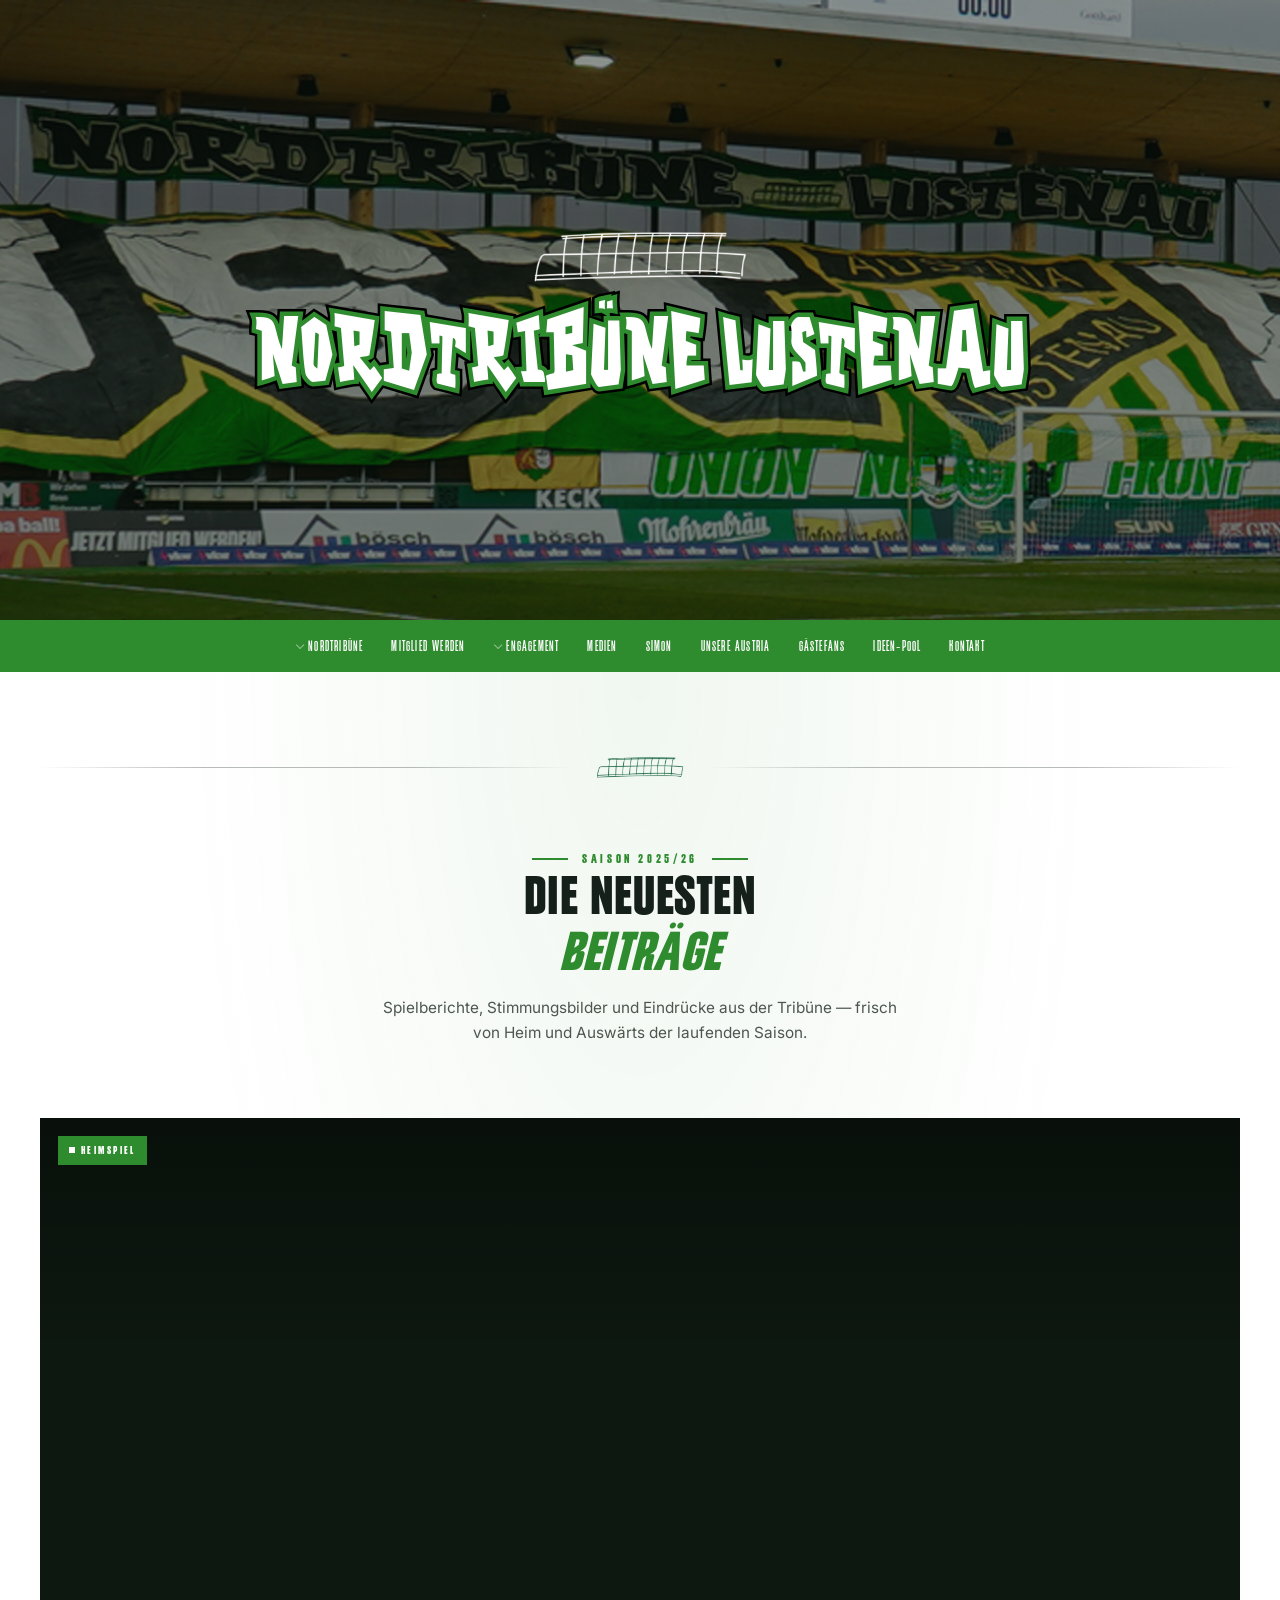
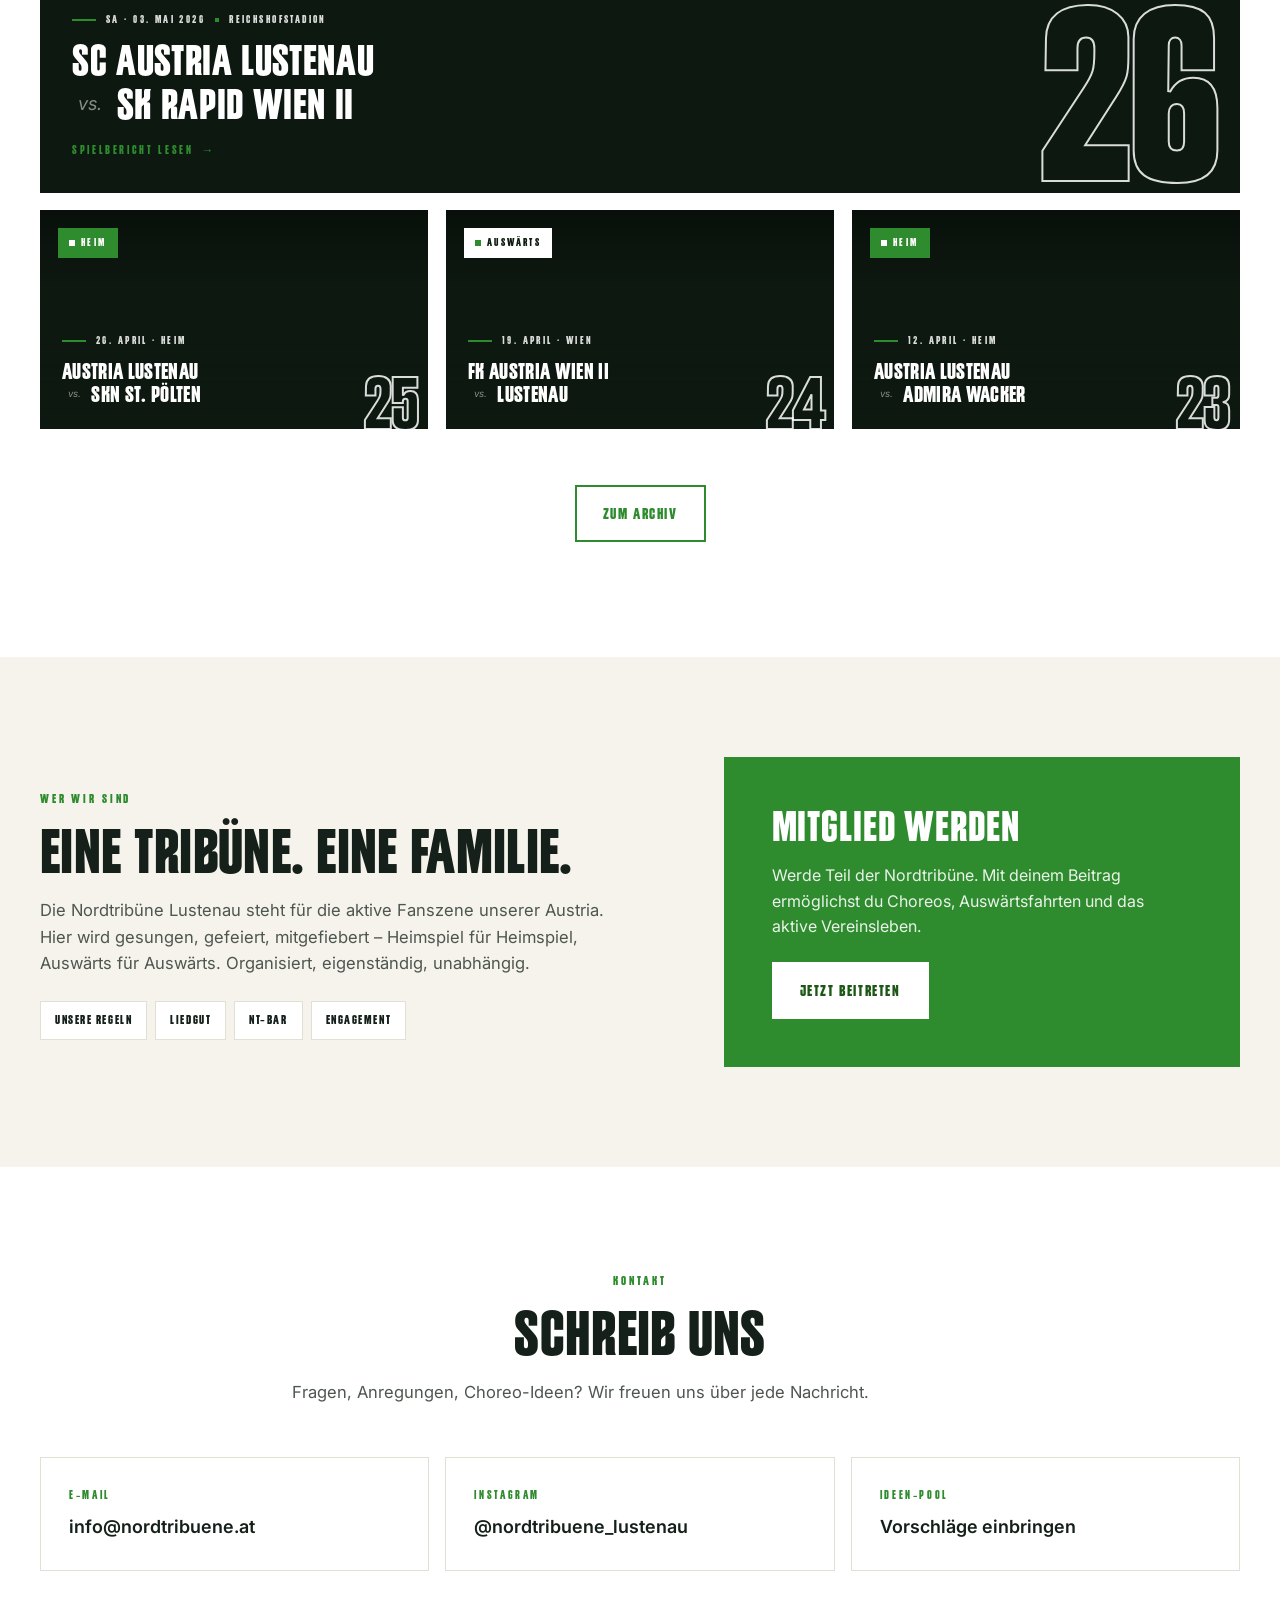
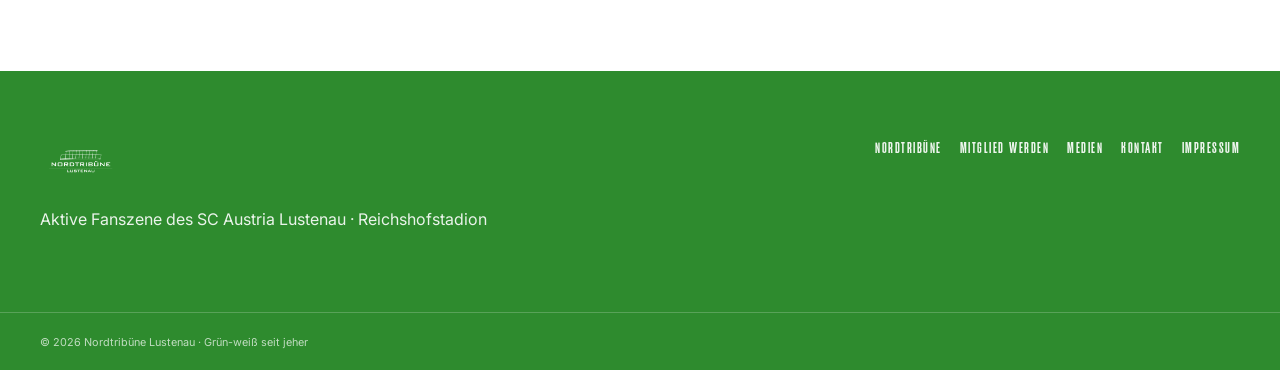
<file: index.html>
<!doctype html>
<html lang="de">
<head>
  <meta charset="utf-8" />
  <meta name="viewport" content="width=device-width, initial-scale=1" />
  <title>Nordtribüne Lustenau</title>
  <meta name="description" content="Die Nordtribüne Lustenau – aktive Fanszene des SC Austria Lustenau. Spielberichte, Mitgliedschaft, Liedgut, Engagement." />
  <link rel="icon" href="assets/img/logo-nav.png" />
  <link rel="preconnect" href="https://fonts.googleapis.com" />
  <link rel="preconnect" href="https://fonts.gstatic.com" crossorigin />
  <link href="https://fonts.googleapis.com/css2?family=Antonio:wght@500;600;700&family=Big+Shoulders+Display:wght@500;700;800&family=Inter:wght@400;500;600;700&display=swap" rel="stylesheet" />
  <link rel="stylesheet" href="styles.css" />
</head>
<body>

<a class="skip" href="#main">Zum Inhalt</a>

<header class="site-header" id="top">

  <!-- Hero: Banner mit Logo + Wordmark -->
  <div class="hero-banner" role="img" aria-label="Nordtribüne im Reichshofstadion Lustenau">
    <div class="hero-content hero-content--stack">
      <img src="assets/img/logo-mark.png" alt="" class="hero-logo hero-logo--mark" />
      <h1 class="hero-wordmark" data-text="Nordtribüne Lustenau">Nordtribüne Lustenau</h1>
    </div>
  </div>

  <!-- Nav -->
  <div class="nav-wrap">
    <button class="nav-toggle" aria-label="Menü" aria-expanded="false">
      <span class="burger" aria-hidden="true"><span></span><span></span><span></span></span>
      <em>Menü</em>
    </button>

    <nav class="primary-nav" aria-label="Hauptnavigation">
      <ul>
        <li class="has-sub">
          <a href="nordtribuene.html">Nordtribüne</a>
          <ul class="submenu">
            <li><a href="regeln.html">Regeln</a></li>
            <li><a href="liedgut.html">Liedgut</a></li>
          </ul>
        </li>
        <li><a href="mitglied-werden.html">Mitglied werden</a></li>
        <li class="has-sub">
          <a href="engagement.html">Engagement</a>
          <ul class="submenu">
            <li><a href="nt-bar.html">NT-Bar</a></li>
          </ul>
        </li>
        <li><a href="medien.html">Medien</a></li>
        <li><a href="simon.html">Simon</a></li>
        <li><a href="unsere-austria.html">Unsere Austria</a></li>
        <li><a href="gaestefans.html">Gästefans</a></li>
        <li><a href="ideen-pool.html">Ideen-Pool</a></li>
        <li><a href="kontakt.html">Kontakt</a></li>
      </ul>
    </nav>
  </div>

  <nav class="mobile-nav" aria-label="Mobilnavigation">
    <ul>
      <li><a href="nordtribuene.html">Nordtribüne</a></li>
      <li><a href="regeln.html" class="sub">Regeln</a></li>
      <li><a href="liedgut.html" class="sub">Liedgut</a></li>
      <li><a href="mitglied-werden.html">Mitglied werden</a></li>
      <li><a href="engagement.html">Engagement</a></li>
      <li><a href="nt-bar.html" class="sub">NT-Bar</a></li>
      <li><a href="medien.html">Medien</a></li>
      <li><a href="simon.html">Simon</a></li>
      <li><a href="unsere-austria.html">Unsere Austria</a></li>
      <li><a href="gaestefans.html">Gästefans</a></li>
      <li><a href="ideen-pool.html">Ideen-Pool</a></li>
      <li><a href="kontakt.html">Kontakt</a></li>
    </ul>
  </nav>
</header>

<main id="main">

  <!-- Beiträge -->
  <section class="section section-beitraege" id="beitraege">
    <div class="section-divider" aria-hidden="true">
      <span class="divider-stripe"></span>
      <img src="assets/img/logo-mark.png" alt="" class="divider-mark" />
      <span class="divider-stripe"></span>
    </div>
    <div class="container">
      <header class="section-head section-head--center">
        <span class="eyebrow"><span class="line"></span>Saison 2025/26<span class="line"></span></span>
        <h2 class="section-h2">
          <span class="h2-row">Die neuesten</span>
          <span class="h2-row h2-row--accent">Beiträge</span>
        </h2>
        <p class="section-lead">
          Spielberichte, Stimmungsbilder und Eindrücke aus der Tribüne —
          frisch von Heim und Auswärts der laufenden Saison.
        </p>
      </header>

      <div class="card-grid">
        <article class="card card--feature">
          <a href="#" class="card-link">
            <div class="card-media" style="background-image:url('https://static.wixstatic.com/media/f720f8_a9c50cb9217f4ce5873ac15828483907~mv2.png/v1/fill/w_900,h_900,fp_0.50_0.50,q_95,enc_avif,quality_auto/f720f8_a9c50cb9217f4ce5873ac15828483907~mv2.png')">
              <div class="card-overlay">
                <span class="card-tag">Heimspiel</span>
                <span class="card-md">26</span>
              </div>
            </div>
            <div class="card-body">
              <span class="card-meta"><span>Sa · 03. Mai 2026</span><span class="dot"></span><span>Reichshofstadion</span></span>
              <h3>SC Austria Lustenau<br/><span class="vs">vs.</span> SK Rapid Wien II</h3>
              <span class="card-cta">Spielbericht lesen <em>→</em></span>
            </div>
          </a>
        </article>
        <article class="card">
          <a href="#" class="card-link">
            <div class="card-media" style="background-image:url('https://static.wixstatic.com/media/f720f8_ce6086ca017e475bb59c126790cb057a~mv2.jpg/v1/fill/w_900,h_900,fp_0.50_0.50,q_90,enc_avif,quality_auto/f720f8_ce6086ca017e475bb59c126790cb057a~mv2.jpg')">
              <div class="card-overlay">
                <span class="card-tag">Heim</span>
                <span class="card-md">25</span>
              </div>
            </div>
            <div class="card-body">
              <span class="card-meta">26. April · Heim</span>
              <h3>Austria Lustenau<br/><span class="vs">vs.</span> SKN St. Pölten</h3>
            </div>
          </a>
        </article>
        <article class="card">
          <a href="#" class="card-link">
            <div class="card-media" style="background-image:url('https://static.wixstatic.com/media/f720f8_13a0785163d74814970c53d9d6ace60e~mv2.jpg/v1/fill/w_900,h_900,fp_0.50_0.50,q_90,enc_avif,quality_auto/f720f8_13a0785163d74814970c53d9d6ace60e~mv2.jpg')">
              <div class="card-overlay">
                <span class="card-tag card-tag--away">Auswärts</span>
                <span class="card-md">24</span>
              </div>
            </div>
            <div class="card-body">
              <span class="card-meta">19. April · Wien</span>
              <h3>FK Austria Wien II<br/><span class="vs">vs.</span> Lustenau</h3>
            </div>
          </a>
        </article>
        <article class="card">
          <a href="#" class="card-link">
            <div class="card-media" style="background-image:url('https://static.wixstatic.com/media/f720f8_e04c5801456445f2a301f6724bff1f92~mv2.jpg/v1/fill/w_900,h_900,fp_0.50_0.50,q_90,enc_avif,quality_auto/f720f8_e04c5801456445f2a301f6724bff1f92~mv2.jpg')">
              <div class="card-overlay">
                <span class="card-tag">Heim</span>
                <span class="card-md">23</span>
              </div>
            </div>
            <div class="card-body">
              <span class="card-meta">12. April · Heim</span>
              <h3>Austria Lustenau<br/><span class="vs">vs.</span> Admira Wacker</h3>
            </div>
          </a>
        </article>
      </div>

      <div class="section-foot">
        <a href="#archiv" class="btn btn-outline">Zum Archiv</a>
      </div>
    </div>
  </section>

  <section class="section section-alt" id="nordtribuene">
    <div class="container two-col">
      <div>
        <span class="eyebrow">Wer wir sind</span>
        <h2>Eine Tribüne. Eine Familie.</h2>
        <p class="lead">
          Die Nordtribüne Lustenau steht für die aktive Fanszene unserer Austria.
          Hier wird gesungen, gefeiert, mitgefiebert – Heimspiel für Heimspiel,
          Auswärts für Auswärts. Organisiert, eigenständig, unabhängig.
        </p>
        <ul class="quicklinks">
          <li><a href="#regeln">Unsere Regeln</a></li>
          <li><a href="#liedgut">Liedgut</a></li>
          <li><a href="#nt-bar">NT-Bar</a></li>
          <li><a href="#engagement">Engagement</a></li>
        </ul>
      </div>
      <aside class="info-card" id="mitglied">
        <h3>Mitglied werden</h3>
        <p>Werde Teil der Nordtribüne. Mit deinem Beitrag ermöglichst du Choreos, Auswärtsfahrten und das aktive Vereinsleben.</p>
        <a href="#" class="btn btn-light">Jetzt beitreten</a>
      </aside>
    </div>
  </section>

  <section class="section" id="kontakt">
    <div class="container">
      <header class="section-head center">
        <span class="eyebrow">Kontakt</span>
        <h2>Schreib uns</h2>
        <p class="lead">Fragen, Anregungen, Choreo-Ideen? Wir freuen uns über jede Nachricht.</p>
      </header>
      <div class="contact-grid">
        <a href="mailto:info@nordtribuene.at" class="contact-card">
          <span class="contact-label">E-Mail</span>
          <span class="contact-value">info@nordtribuene.at</span>
        </a>
        <a href="https://www.instagram.com/" class="contact-card" rel="noopener">
          <span class="contact-label">Instagram</span>
          <span class="contact-value">@nordtribuene_lustenau</span>
        </a>
        <a href="#ideen" class="contact-card">
          <span class="contact-label">Ideen-Pool</span>
          <span class="contact-value">Vorschläge einbringen</span>
        </a>
      </div>
    </div>
  </section>

</main>

<footer class="site-footer">
  <div class="container footer-inner">
    <div>
      <img src="assets/img/logo-nav.png" alt="Nordtribüne Lustenau" class="footer-logo" />
      <p>Aktive Fanszene des SC Austria Lustenau · Reichshofstadion</p>
    </div>
    <nav aria-label="Footer">
      <ul>
        <li><a href="#nordtribuene">Nordtribüne</a></li>
        <li><a href="#mitglied">Mitglied werden</a></li>
        <li><a href="#beitraege">Medien</a></li>
        <li><a href="#kontakt">Kontakt</a></li>
        <li><a href="#impressum">Impressum</a></li>
      </ul>
    </nav>
  </div>
  <div class="footer-bottom">
    <div class="container">
      <small>© <span id="year"></span> Nordtribüne Lustenau · Grün-weiß seit jeher</small>
    </div>
  </div>
</footer>

<script>
  document.getElementById('year').textContent = new Date().getFullYear();
  const toggle = document.querySelector('.nav-toggle');
  const mnav = document.querySelector('.mobile-nav');
  toggle.addEventListener('click', () => {
    const open = mnav.classList.toggle('open');
    toggle.classList.toggle('is-open', open);
    toggle.setAttribute('aria-expanded', open);
    document.body.classList.toggle('nav-open', open);
  });
  document.querySelectorAll('.mobile-nav a').forEach(a => {
    a.addEventListener('click', () => {
      mnav.classList.remove('open');
      toggle.classList.remove('is-open');
      toggle.setAttribute('aria-expanded', 'false');
      document.body.classList.remove('nav-open');
    });
  });
</script>

</body>
</html>
</file>
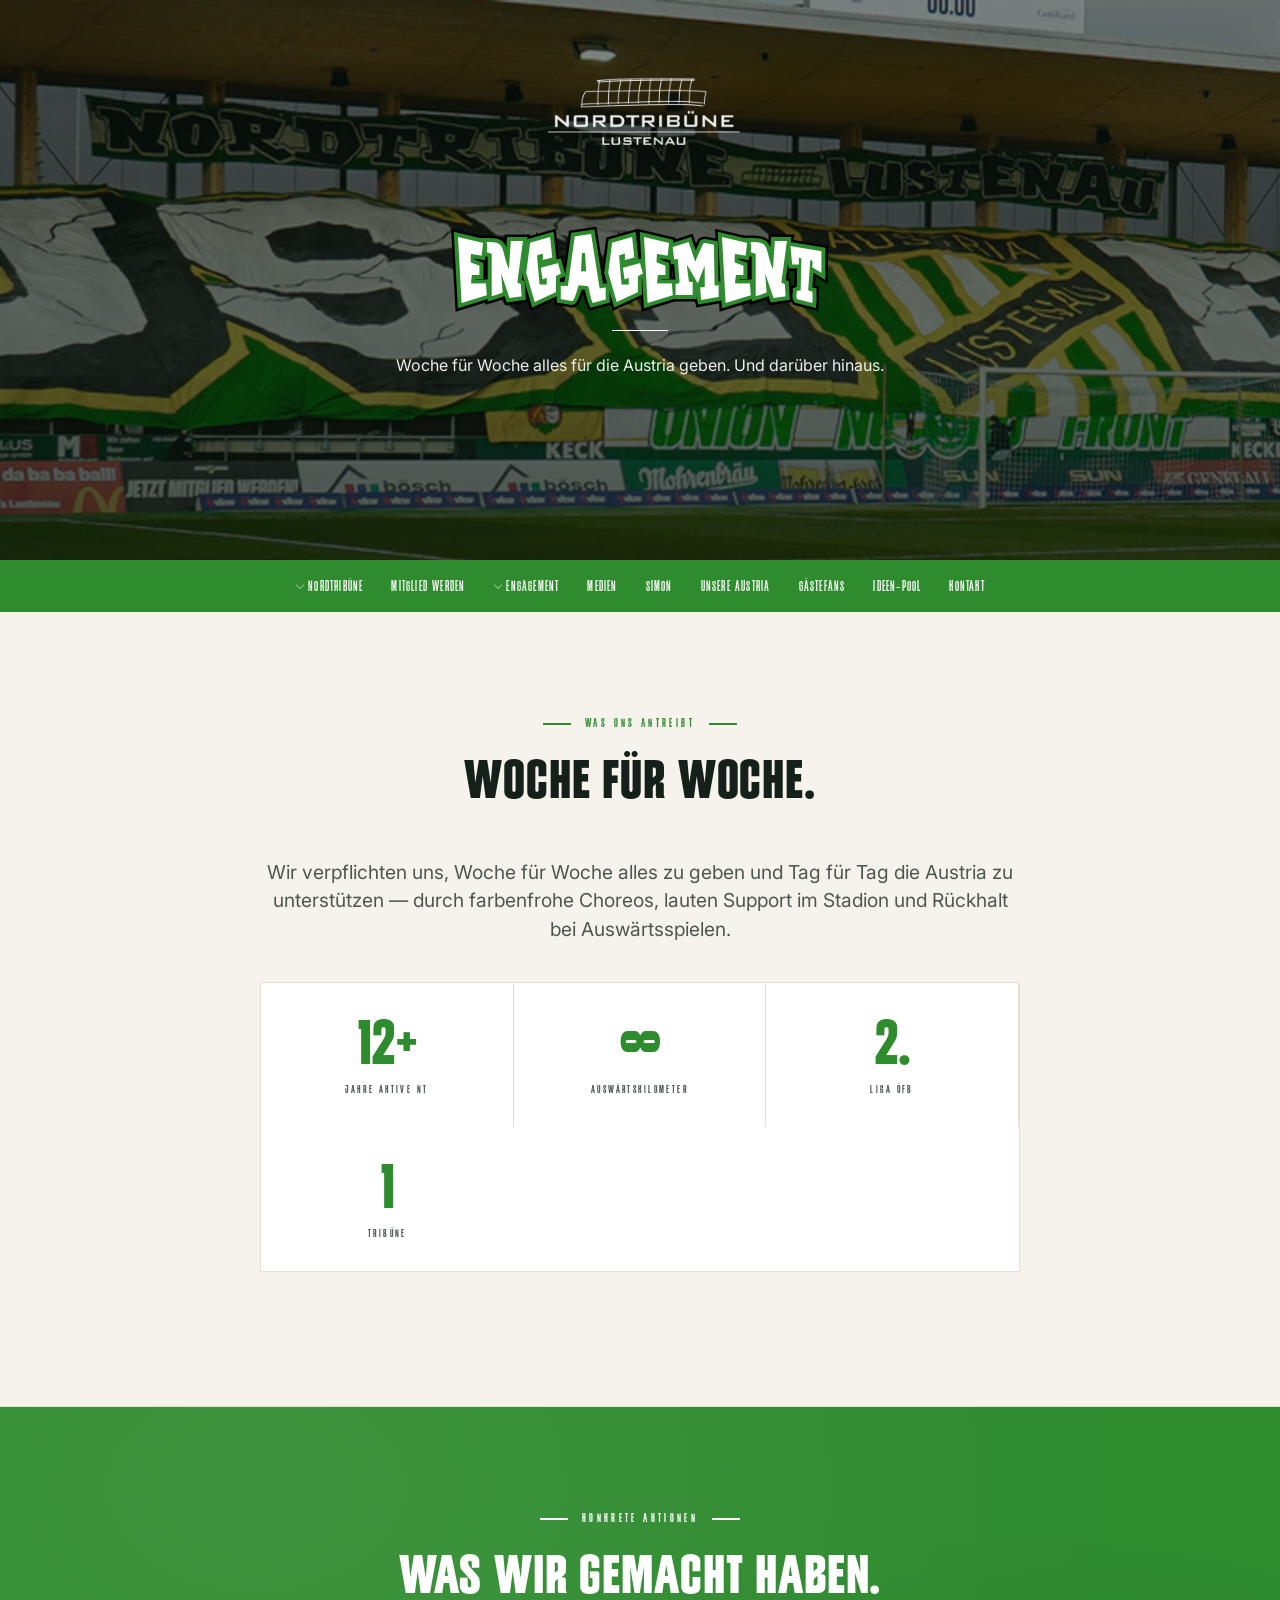
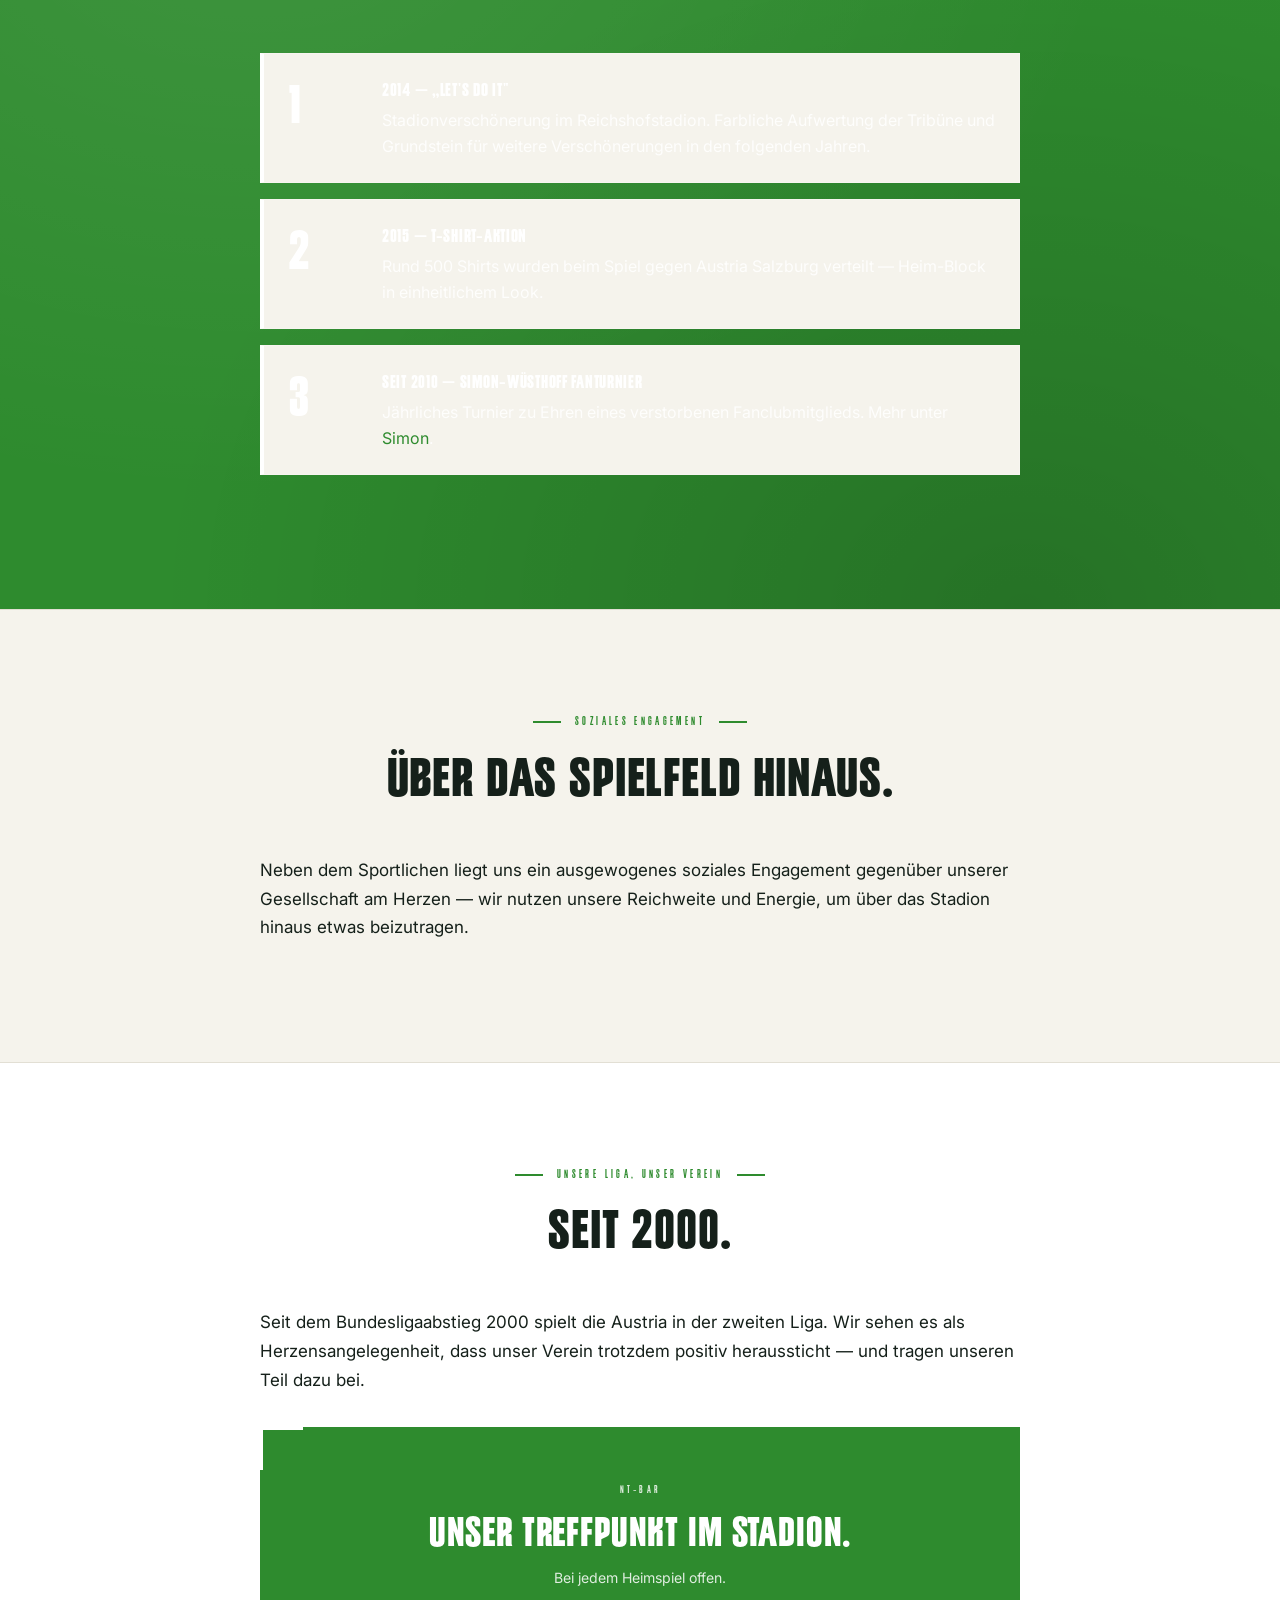
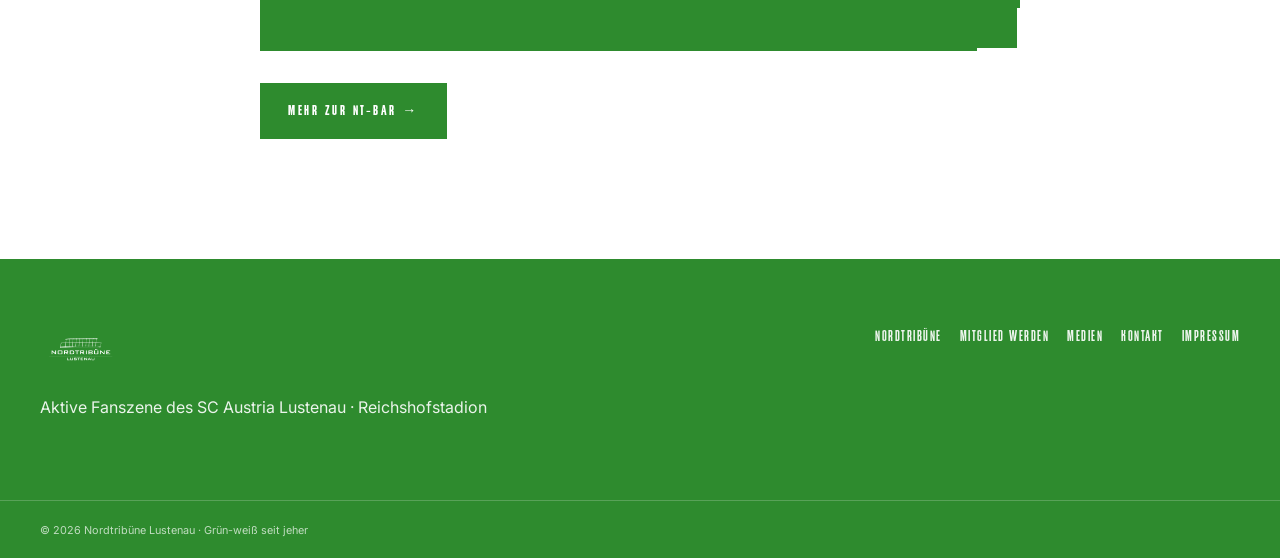
<file: engagement.html>
<!doctype html>
<html lang="de">
<head>
  <meta charset="utf-8" />
  <meta name="viewport" content="width=device-width, initial-scale=1" />
  <title>Engagement — Nordtribüne Lustenau</title>
  <meta name="description" content="Was die Nordtribüne Lustenau bewegt – im Stadion und darüber hinaus." />
  <link rel="icon" href="assets/img/logo-nav.png" />
  <link rel="preconnect" href="https://fonts.googleapis.com" />
  <link rel="preconnect" href="https://fonts.gstatic.com" crossorigin />
  <link href="https://fonts.googleapis.com/css2?family=Antonio:wght@500;600;700&family=Big+Shoulders+Display:wght@500;700;800&family=Inter:wght@400;500;600;700&display=swap" rel="stylesheet" />
  <link rel="stylesheet" href="styles.css" />
</head>
<body>

<a class="skip" href="#main">Zum Inhalt</a>

<header class="site-header" id="top">
  <div class="page-header-banner" role="img" aria-label="Nordtribüne im Reichshofstadion Lustenau">
    <a href="index.html" class="page-header-logo" aria-label="Zur Startseite">
      <img src="assets/img/logo.png" alt="Nordtribüne Lustenau" />
    </a>
    <div class="page-header-content">
      <h1 data-text="Engagement">Engagement</h1>
      <p class="lead">Woche für Woche alles für die Austria geben. Und darüber hinaus.</p>
    </div>
  </div>

  <div class="nav-wrap">
    <button class="nav-toggle" aria-label="Menü" aria-expanded="false">
      <span class="burger" aria-hidden="true"><span></span><span></span><span></span></span>
      <em>Menü</em>
    </button>

    <nav class="primary-nav" aria-label="Hauptnavigation">
      <ul>
        <li class="has-sub">
          <a href="nordtribuene.html">Nordtribüne</a>
          <ul class="submenu">
            <li><a href="regeln.html">Regeln</a></li>
            <li><a href="liedgut.html">Liedgut</a></li>
          </ul>
        </li>
        <li><a href="mitglied-werden.html">Mitglied werden</a></li>
        <li class="has-sub">
          <a href="engagement.html">Engagement</a>
          <ul class="submenu">
            <li><a href="nt-bar.html">NT-Bar</a></li>
          </ul>
        </li>
        <li><a href="medien.html">Medien</a></li>
        <li><a href="simon.html">Simon</a></li>
        <li><a href="unsere-austria.html">Unsere Austria</a></li>
        <li><a href="gaestefans.html">Gästefans</a></li>
        <li><a href="ideen-pool.html">Ideen-Pool</a></li>
        <li><a href="kontakt.html">Kontakt</a></li>

      </ul>
    </nav>
  </div>

  <nav class="mobile-nav" aria-label="Mobilnavigation">
    <ul>
      <li><a href="nordtribuene.html">Nordtribüne</a></li>
      <li><a href="regeln.html" class="sub">Regeln</a></li>
      <li><a href="liedgut.html" class="sub">Liedgut</a></li>
      <li><a href="mitglied-werden.html">Mitglied werden</a></li>
      <li><a href="engagement.html">Engagement</a></li>
      <li><a href="nt-bar.html" class="sub">NT-Bar</a></li>
      <li><a href="medien.html">Medien</a></li>
      <li><a href="simon.html">Simon</a></li>
      <li><a href="unsere-austria.html">Unsere Austria</a></li>
      <li><a href="gaestefans.html">Gästefans</a></li>
      <li><a href="ideen-pool.html">Ideen-Pool</a></li>
      <li><a href="kontakt.html">Kontakt</a></li>

    </ul>
  </nav>
</header>

<main id="main" class="page-content">

<section class="page-section">
  <div class="container">
    <header class="ps-head">
      <span class="ps-num">01</span>
      <span class="ps-eyebrow">Was uns antreibt</span>
      <h2>Woche für Woche.</h2>
    </header>
    <div class="ps-body">

      <div class="prose">
        <p class="lede">Wir verpflichten uns, Woche für Woche alles zu geben und Tag für Tag die Austria zu unterstützen — durch farbenfrohe Choreos, lauten Support im Stadion und Rückhalt bei Auswärtsspielen.</p>
      </div>
      <div class="stat-strip">
        <div><span class="stat-num">12+</span><span class="stat-label">Jahre aktive NT</span></div>
        <div><span class="stat-num">∞</span><span class="stat-label">Auswärtskilometer</span></div>
        <div><span class="stat-num">2.</span><span class="stat-label">Liga ÖFB</span></div>
        <div><span class="stat-num">1</span><span class="stat-label">Tribüne</span></div>
      </div>

    </div>
  </div>
</section>
<section class="page-section page-section--green">
  <div class="container">
    <header class="ps-head">
      <span class="ps-num">02</span>
      <span class="ps-eyebrow">Konkrete Aktionen</span>
      <h2>Was wir gemacht haben.</h2>
    </header>
    <div class="ps-body">

      <ol class="steps">
        <li><div><strong>2014 — „Let's do it"</strong><p>Stadionverschönerung im Reichshofstadion. Farbliche Aufwertung der Tribüne und Grundstein für weitere Verschönerungen in den folgenden Jahren.</p></div></li>
        <li><div><strong>2015 — T-Shirt-Aktion</strong><p>Rund 500 Shirts wurden beim Spiel gegen Austria Salzburg verteilt — Heim-Block in einheitlichem Look.</p></div></li>
        <li><div><strong>Seit 2010 — Simon-Wüsthoff Fanturnier</strong><p>Jährliches Turnier zu Ehren eines verstorbenen Fanclubmitglieds. Mehr unter <a href="simon.html">Simon</a>.</p></div></li>
      </ol>

    </div>
  </div>
</section>
<section class="page-section">
  <div class="container">
    <header class="ps-head">
      <span class="ps-num">03</span>
      <span class="ps-eyebrow">Soziales Engagement</span>
      <h2>Über das Spielfeld hinaus.</h2>
    </header>
    <div class="ps-body">

      <div class="prose">
        <p>Neben dem Sportlichen liegt uns ein ausgewogenes soziales Engagement gegenüber unserer Gesellschaft am Herzen — wir nutzen unsere Reichweite und Energie, um über das Stadion hinaus etwas beizutragen.</p>
      </div>

    </div>
  </div>
</section>
<section class="page-section">
  <div class="container">
    <header class="ps-head">
      <span class="ps-num">04</span>
      <span class="ps-eyebrow">Unsere Liga, unser Verein</span>
      <h2>Seit 2000.</h2>
    </header>
    <div class="ps-body">

      <div class="prose">
        <p>Seit dem Bundesligaabstieg 2000 spielt die Austria in der zweiten Liga. Wir sehen es als Herzensangelegenheit, dass unser Verein trotzdem positiv heraussticht — und tragen unseren Teil dazu bei.</p>
      </div>
      <div class="highlight">
        <span class="highlight-label">NT-Bar</span>
        <p class="highlight-text">Unser Treffpunkt im Stadion.</p>
        <p class="highlight-sub">Bei jedem Heimspiel offen.</p>
      </div>
      <div class="prose" style="text-align:center; margin-top: 1em;">
        <p><a href="nt-bar.html" class="btn">Mehr zur NT-Bar →</a></p>
      </div>

    </div>
  </div>
</section>
</main>

<footer class="site-footer">
  <div class="container footer-inner">
    <div>
      <img src="assets/img/logo-nav.png" alt="Nordtribüne Lustenau" class="footer-logo" />
      <p>Aktive Fanszene des SC Austria Lustenau · Reichshofstadion</p>
    </div>
    <nav aria-label="Footer">
      <ul>
        <li><a href="nordtribuene.html">Nordtribüne</a></li>
        <li><a href="mitglied-werden.html">Mitglied werden</a></li>
        <li><a href="medien.html">Medien</a></li>
        <li><a href="kontakt.html">Kontakt</a></li>
        <li><a href="impressum.html">Impressum</a></li>
      </ul>
    </nav>
  </div>
  <div class="footer-bottom">
    <div class="container">
      <small>© <span id="year"></span> Nordtribüne Lustenau · Grün-weiß seit jeher</small>
    </div>
  </div>
</footer>

<script>
  document.getElementById('year').textContent = new Date().getFullYear();
  const toggle = document.querySelector('.nav-toggle');
  const mnav = document.querySelector('.mobile-nav');
  toggle.addEventListener('click', () => {
    const open = mnav.classList.toggle('open');
    toggle.classList.toggle('is-open', open);
    toggle.setAttribute('aria-expanded', open);
    document.body.classList.toggle('nav-open', open);
  });
  document.querySelectorAll('.mobile-nav a').forEach(a => {
    a.addEventListener('click', () => {
      mnav.classList.remove('open');
      toggle.classList.remove('is-open');
      toggle.setAttribute('aria-expanded', 'false');
      document.body.classList.remove('nav-open');
    });
  });
</script>

</body>
</html>
</file>
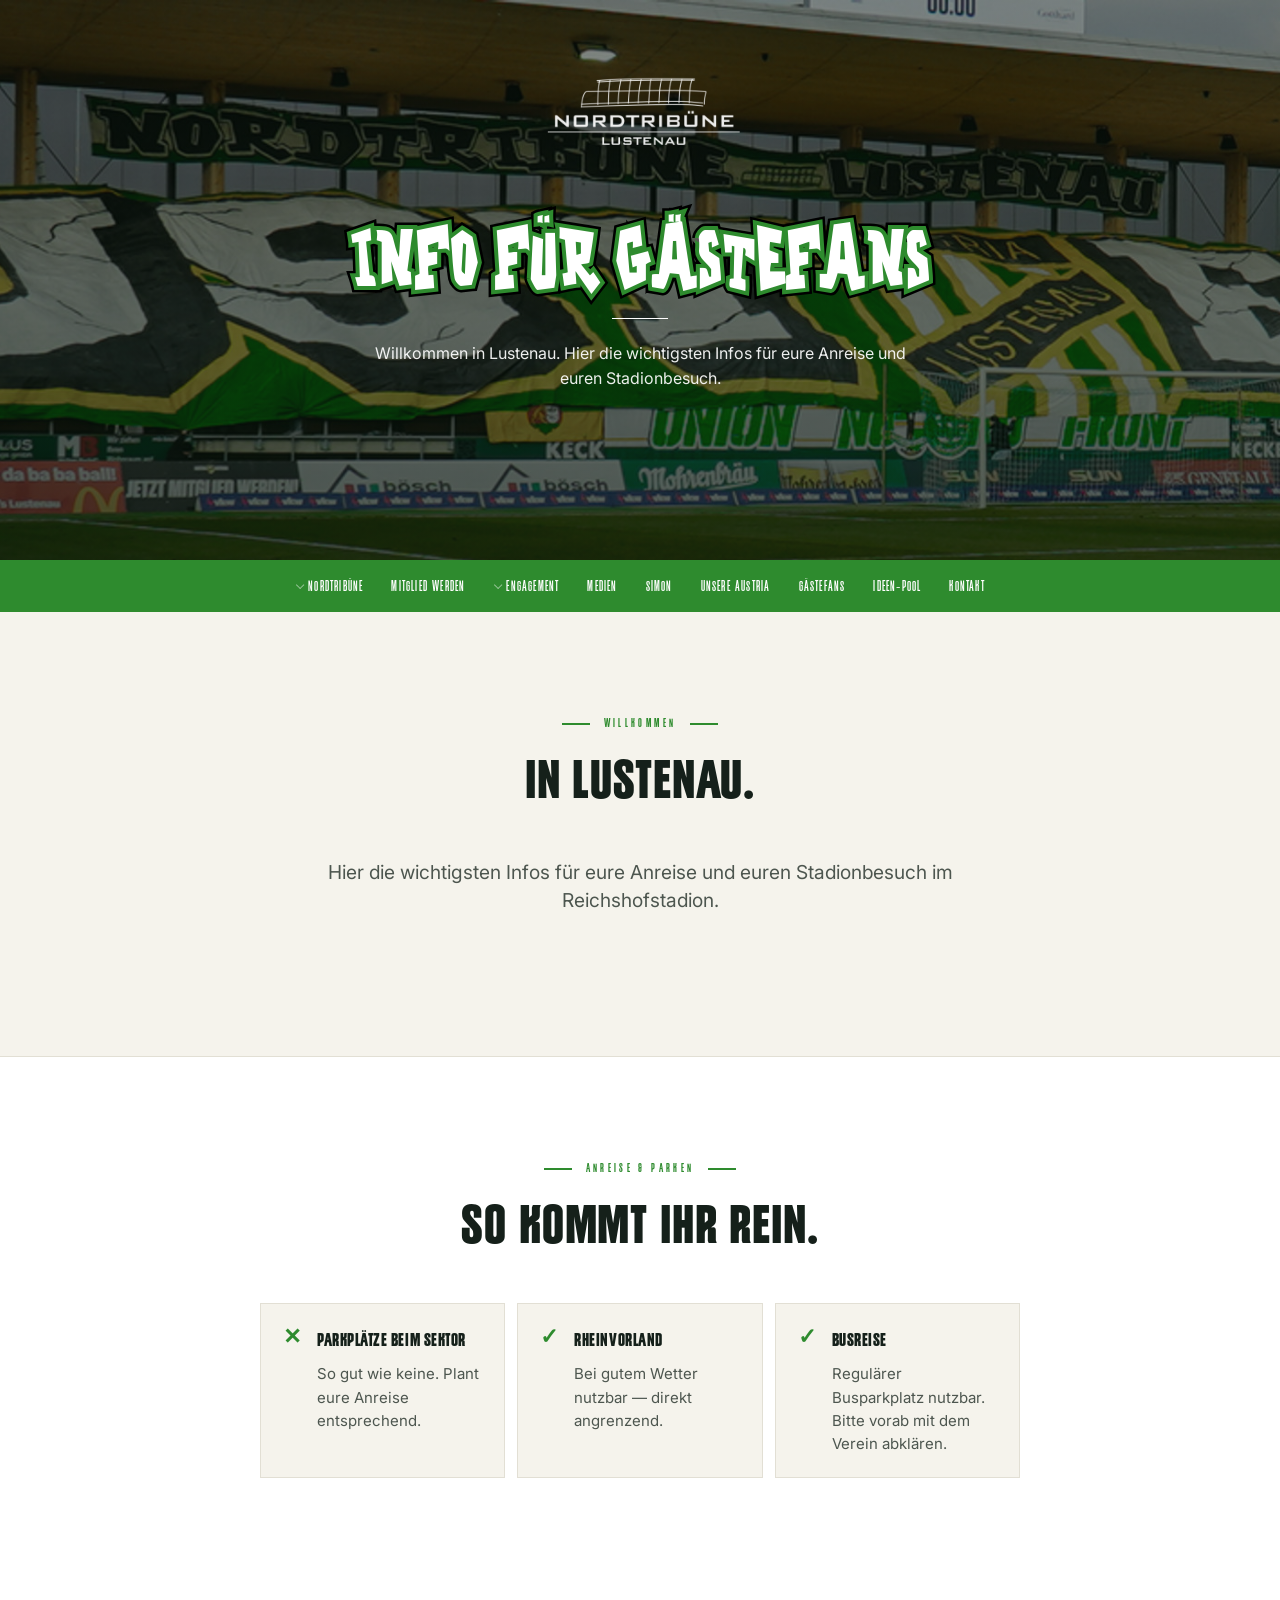
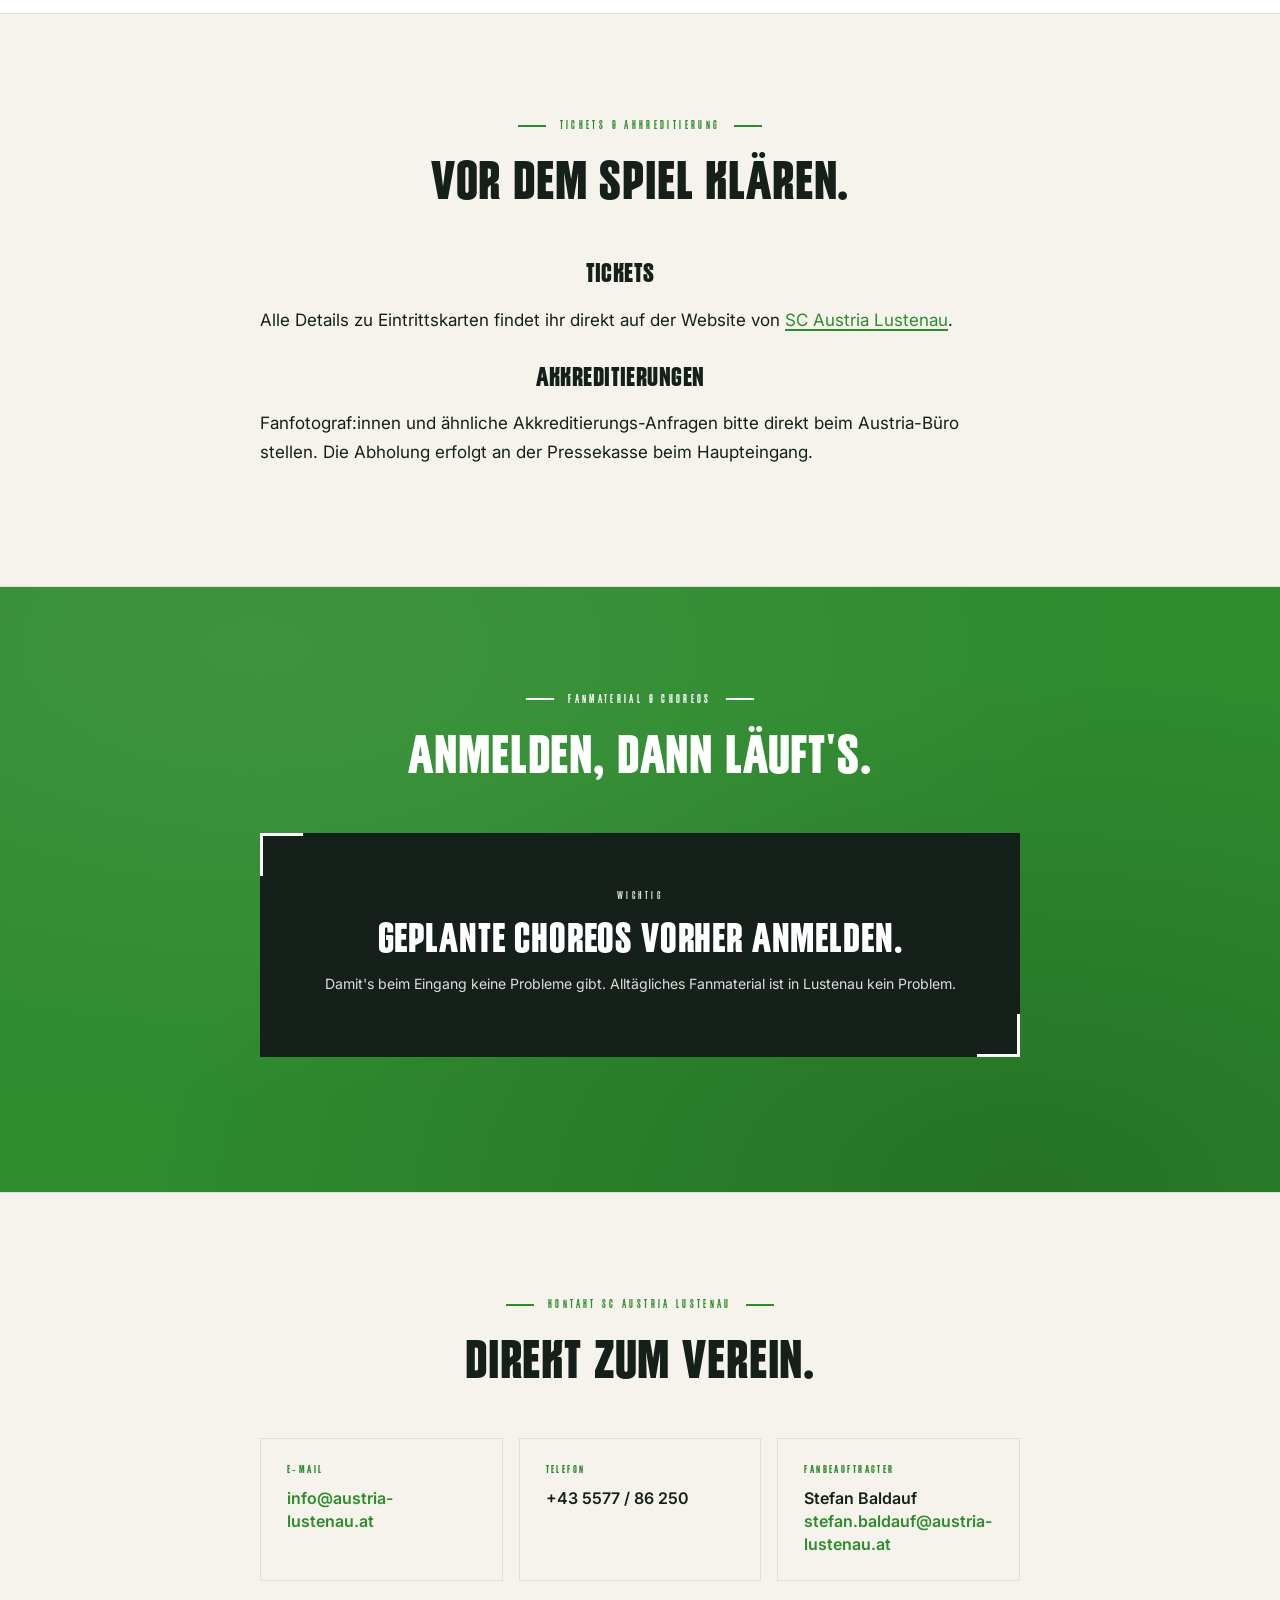
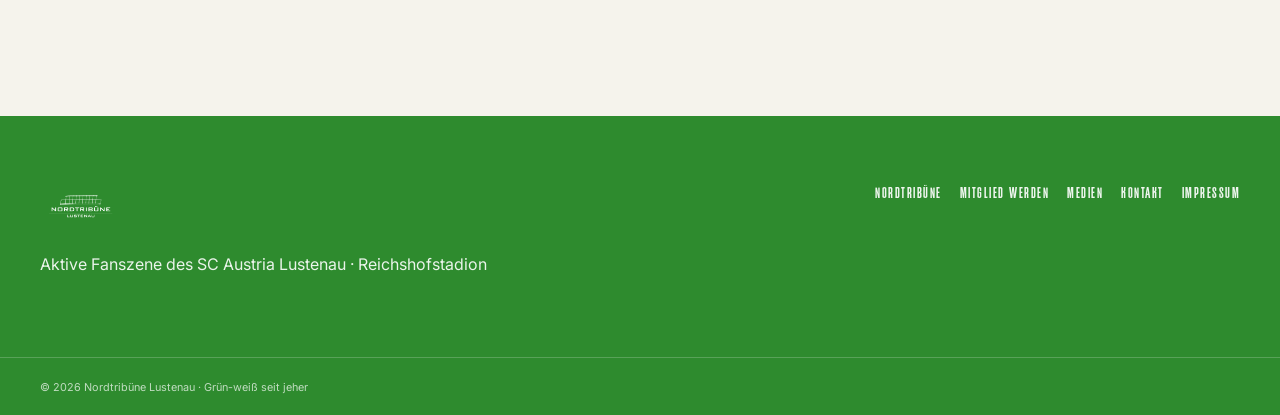
<file: gaestefans.html>
<!doctype html>
<html lang="de">
<head>
  <meta charset="utf-8" />
  <meta name="viewport" content="width=device-width, initial-scale=1" />
  <title>Gästefans — Nordtribüne Lustenau</title>
  <meta name="description" content="Anreise, Tickets, Akkreditierung – alle Infos für auswärtige Fans." />
  <link rel="icon" href="assets/img/logo-nav.png" />
  <link rel="preconnect" href="https://fonts.googleapis.com" />
  <link rel="preconnect" href="https://fonts.gstatic.com" crossorigin />
  <link href="https://fonts.googleapis.com/css2?family=Antonio:wght@500;600;700&family=Big+Shoulders+Display:wght@500;700;800&family=Inter:wght@400;500;600;700&display=swap" rel="stylesheet" />
  <link rel="stylesheet" href="styles.css" />
</head>
<body>

<a class="skip" href="#main">Zum Inhalt</a>

<header class="site-header" id="top">
  <div class="page-header-banner" role="img" aria-label="Nordtribüne im Reichshofstadion Lustenau">
    <a href="index.html" class="page-header-logo" aria-label="Zur Startseite">
      <img src="assets/img/logo.png" alt="Nordtribüne Lustenau" />
    </a>
    <div class="page-header-content">
      <h1 data-text="Info für Gästefans">Info für Gästefans</h1>
      <p class="lead">Willkommen in Lustenau. Hier die wichtigsten Infos für eure Anreise und euren Stadionbesuch.</p>
    </div>
  </div>

  <div class="nav-wrap">
    <button class="nav-toggle" aria-label="Menü" aria-expanded="false">
      <span class="burger" aria-hidden="true"><span></span><span></span><span></span></span>
      <em>Menü</em>
    </button>

    <nav class="primary-nav" aria-label="Hauptnavigation">
      <ul>
        <li class="has-sub">
          <a href="nordtribuene.html">Nordtribüne</a>
          <ul class="submenu">
            <li><a href="regeln.html">Regeln</a></li>
            <li><a href="liedgut.html">Liedgut</a></li>
          </ul>
        </li>
        <li><a href="mitglied-werden.html">Mitglied werden</a></li>
        <li class="has-sub">
          <a href="engagement.html">Engagement</a>
          <ul class="submenu">
            <li><a href="nt-bar.html">NT-Bar</a></li>
          </ul>
        </li>
        <li><a href="medien.html">Medien</a></li>
        <li><a href="simon.html">Simon</a></li>
        <li><a href="unsere-austria.html">Unsere Austria</a></li>
        <li><a href="gaestefans.html">Gästefans</a></li>
        <li><a href="ideen-pool.html">Ideen-Pool</a></li>
        <li><a href="kontakt.html">Kontakt</a></li>

      </ul>
    </nav>
  </div>

  <nav class="mobile-nav" aria-label="Mobilnavigation">
    <ul>
      <li><a href="nordtribuene.html">Nordtribüne</a></li>
      <li><a href="regeln.html" class="sub">Regeln</a></li>
      <li><a href="liedgut.html" class="sub">Liedgut</a></li>
      <li><a href="mitglied-werden.html">Mitglied werden</a></li>
      <li><a href="engagement.html">Engagement</a></li>
      <li><a href="nt-bar.html" class="sub">NT-Bar</a></li>
      <li><a href="medien.html">Medien</a></li>
      <li><a href="simon.html">Simon</a></li>
      <li><a href="unsere-austria.html">Unsere Austria</a></li>
      <li><a href="gaestefans.html">Gästefans</a></li>
      <li><a href="ideen-pool.html">Ideen-Pool</a></li>
      <li><a href="kontakt.html">Kontakt</a></li>

    </ul>
  </nav>
</header>

<main id="main" class="page-content">

<section class="page-section">
  <div class="container">
    <header class="ps-head">
      <span class="ps-num">01</span>
      <span class="ps-eyebrow">Willkommen</span>
      <h2>In Lustenau.</h2>
    </header>
    <div class="ps-body">

      <div class="prose">
        <p class="lede">Hier die wichtigsten Infos für eure Anreise und euren Stadionbesuch im Reichshofstadion.</p>
      </div>

    </div>
  </div>
</section>
<section class="page-section">
  <div class="container">
    <header class="ps-head">
      <span class="ps-num">02</span>
      <span class="ps-eyebrow">Anreise & Parken</span>
      <h2>So kommt ihr rein.</h2>
    </header>
    <div class="ps-body">

      <ul class="tiles">
        <li><strong>Parkplätze beim Sektor</strong><p>So gut wie keine. Plant eure Anreise entsprechend.</p></li>
        <li class="ok"><strong>Rheinvorland</strong><p>Bei gutem Wetter nutzbar — direkt angrenzend.</p></li>
        <li class="ok"><strong>Busreise</strong><p>Regulärer Busparkplatz nutzbar. Bitte vorab mit dem Verein abklären.</p></li>
      </ul>

    </div>
  </div>
</section>
<section class="page-section">
  <div class="container">
    <header class="ps-head">
      <span class="ps-num">03</span>
      <span class="ps-eyebrow">Tickets & Akkreditierung</span>
      <h2>Vor dem Spiel klären.</h2>
    </header>
    <div class="ps-body">

      <div class="prose">
        <h2>Tickets</h2>
        <p>Alle Details zu Eintrittskarten findet ihr direkt auf der Website von <a href="https://www.austria-lustenau.at" rel="noopener" target="_blank">SC Austria Lustenau</a>.</p>
        <h2>Akkreditierungen</h2>
        <p>Fanfotograf:innen und ähnliche Akkreditierungs-Anfragen bitte direkt beim Austria-Büro stellen. Die Abholung erfolgt an der Pressekasse beim Haupteingang.</p>
      </div>

    </div>
  </div>
</section>
<section class="page-section page-section--green">
  <div class="container">
    <header class="ps-head">
      <span class="ps-num">04</span>
      <span class="ps-eyebrow">Fanmaterial & Choreos</span>
      <h2>Anmelden, dann läuft's.</h2>
    </header>
    <div class="ps-body">

      <div class="highlight">
        <span class="highlight-label">Wichtig</span>
        <p class="highlight-text">Geplante Choreos vorher anmelden.</p>
        <p class="highlight-sub">Damit's beim Eingang keine Probleme gibt. Alltägliches Fanmaterial ist in Lustenau kein Problem.</p>
      </div>

    </div>
  </div>
</section>
<section class="page-section">
  <div class="container">
    <header class="ps-head">
      <span class="ps-num">05</span>
      <span class="ps-eyebrow">Kontakt SC Austria Lustenau</span>
      <h2>Direkt zum Verein.</h2>
    </header>
    <div class="ps-body">

      <div class="info-grid">
        <div class="info-tile">
          <span class="info-tile-label">E-Mail</span>
          <span class="info-tile-value"><a href="mailto:info@austria-lustenau.at">info@austria-lustenau.at</a></span>
        </div>
        <div class="info-tile">
          <span class="info-tile-label">Telefon</span>
          <span class="info-tile-value">+43 5577 / 86 250</span>
        </div>
        <div class="info-tile">
          <span class="info-tile-label">Fanbeauftragter</span>
          <span class="info-tile-value">Stefan Baldauf<br/><a href="mailto:stefan.baldauf@austria-lustenau.at">stefan.baldauf@austria-lustenau.at</a></span>
        </div>
      </div>

    </div>
  </div>
</section>
</main>

<footer class="site-footer">
  <div class="container footer-inner">
    <div>
      <img src="assets/img/logo-nav.png" alt="Nordtribüne Lustenau" class="footer-logo" />
      <p>Aktive Fanszene des SC Austria Lustenau · Reichshofstadion</p>
    </div>
    <nav aria-label="Footer">
      <ul>
        <li><a href="nordtribuene.html">Nordtribüne</a></li>
        <li><a href="mitglied-werden.html">Mitglied werden</a></li>
        <li><a href="medien.html">Medien</a></li>
        <li><a href="kontakt.html">Kontakt</a></li>
        <li><a href="impressum.html">Impressum</a></li>
      </ul>
    </nav>
  </div>
  <div class="footer-bottom">
    <div class="container">
      <small>© <span id="year"></span> Nordtribüne Lustenau · Grün-weiß seit jeher</small>
    </div>
  </div>
</footer>

<script>
  document.getElementById('year').textContent = new Date().getFullYear();
  const toggle = document.querySelector('.nav-toggle');
  const mnav = document.querySelector('.mobile-nav');
  toggle.addEventListener('click', () => {
    const open = mnav.classList.toggle('open');
    toggle.classList.toggle('is-open', open);
    toggle.setAttribute('aria-expanded', open);
    document.body.classList.toggle('nav-open', open);
  });
  document.querySelectorAll('.mobile-nav a').forEach(a => {
    a.addEventListener('click', () => {
      mnav.classList.remove('open');
      toggle.classList.remove('is-open');
      toggle.setAttribute('aria-expanded', 'false');
      document.body.classList.remove('nav-open');
    });
  });
</script>

</body>
</html>
</file>
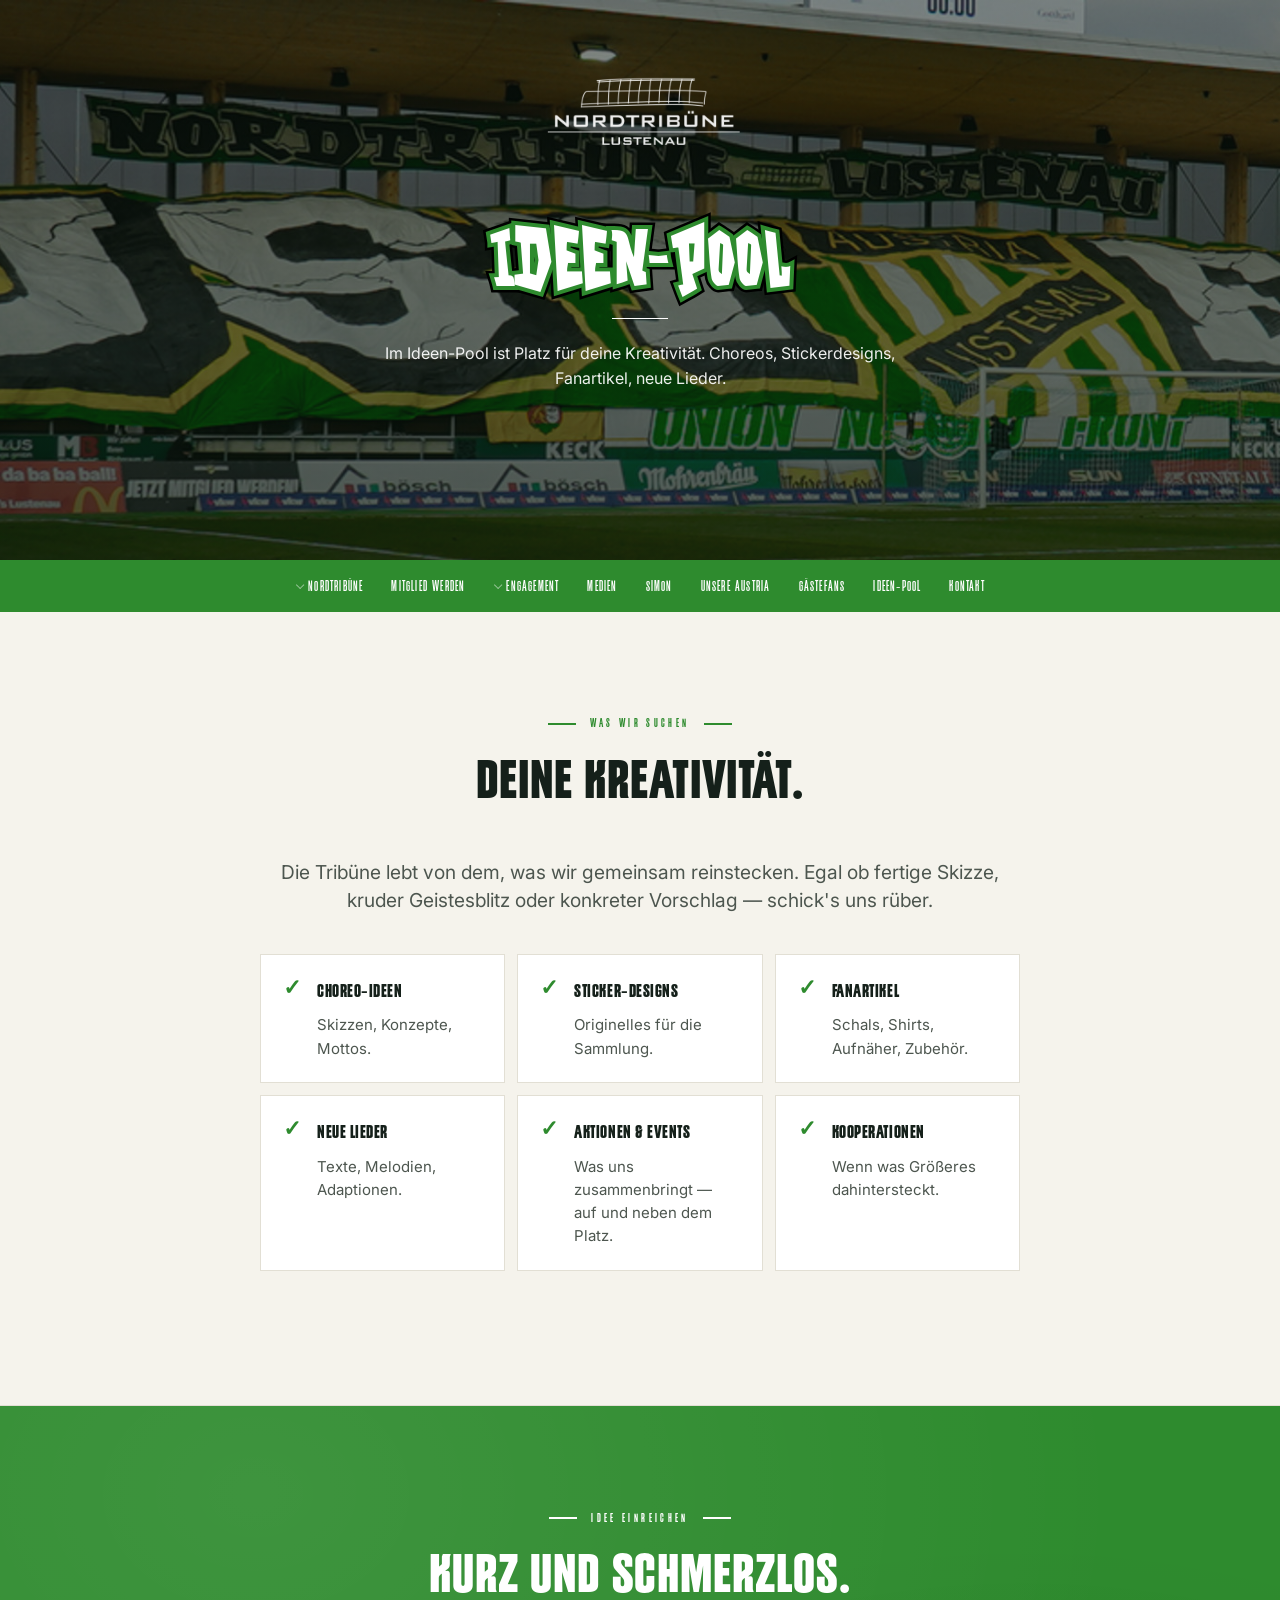
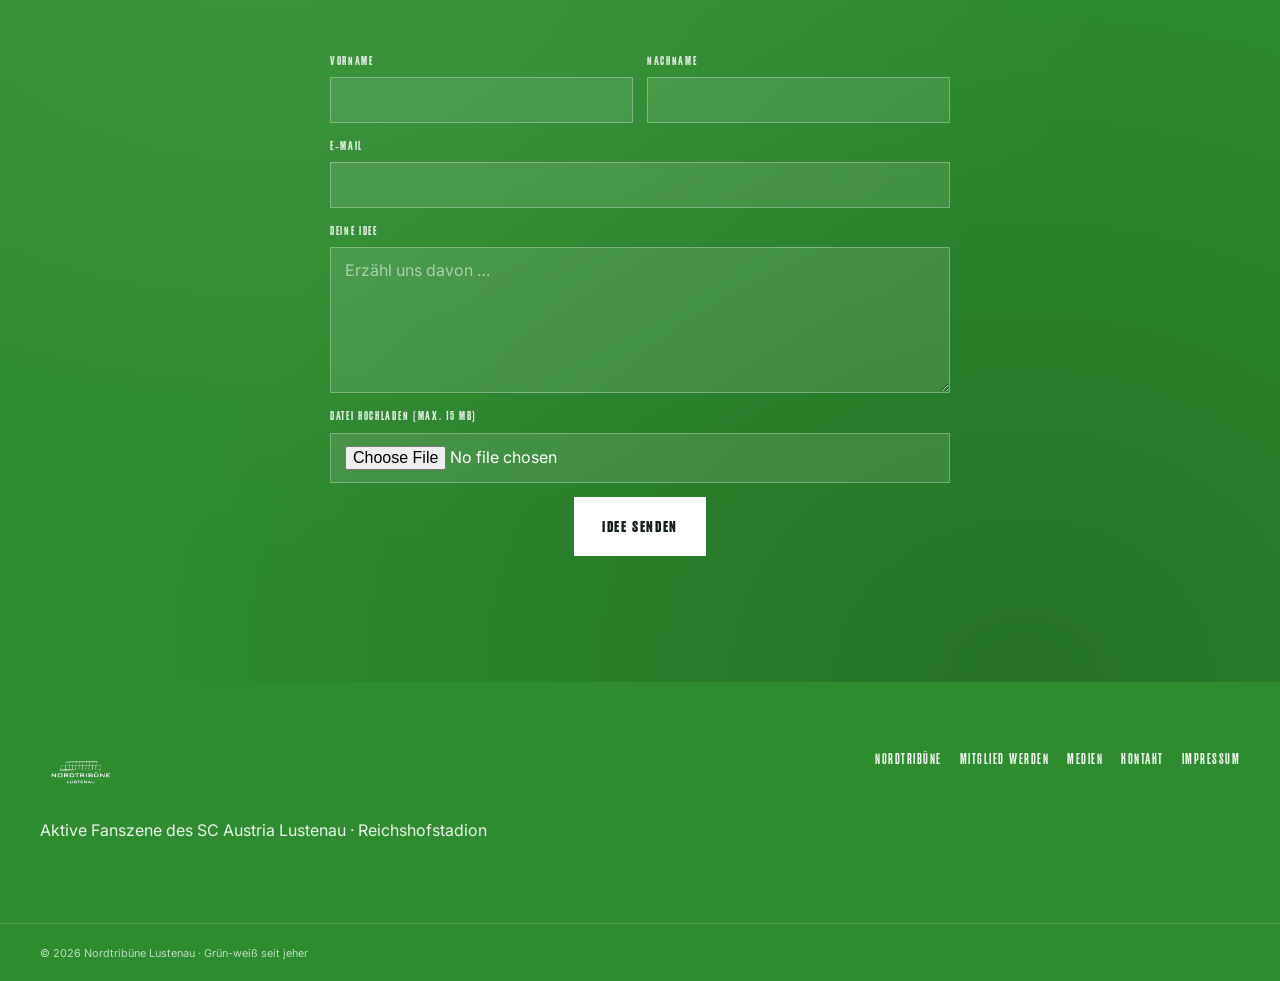
<file: ideen-pool.html>
<!doctype html>
<html lang="de">
<head>
  <meta charset="utf-8" />
  <meta name="viewport" content="width=device-width, initial-scale=1" />
  <title>Ideen-Pool — Nordtribüne Lustenau</title>
  <meta name="description" content="Choreos, Lieder, Sticker, Fanartikel – reich deine Ideen ein." />
  <link rel="icon" href="assets/img/logo-nav.png" />
  <link rel="preconnect" href="https://fonts.googleapis.com" />
  <link rel="preconnect" href="https://fonts.gstatic.com" crossorigin />
  <link href="https://fonts.googleapis.com/css2?family=Antonio:wght@500;600;700&family=Big+Shoulders+Display:wght@500;700;800&family=Inter:wght@400;500;600;700&display=swap" rel="stylesheet" />
  <link rel="stylesheet" href="styles.css" />
</head>
<body>

<a class="skip" href="#main">Zum Inhalt</a>

<header class="site-header" id="top">
  <div class="page-header-banner" role="img" aria-label="Nordtribüne im Reichshofstadion Lustenau">
    <a href="index.html" class="page-header-logo" aria-label="Zur Startseite">
      <img src="assets/img/logo.png" alt="Nordtribüne Lustenau" />
    </a>
    <div class="page-header-content">
      <h1 data-text="Ideen-Pool">Ideen-Pool</h1>
      <p class="lead">Im Ideen-Pool ist Platz für deine Kreativität. Choreos, Stickerdesigns, Fanartikel, neue Lieder.</p>
    </div>
  </div>

  <div class="nav-wrap">
    <button class="nav-toggle" aria-label="Menü" aria-expanded="false">
      <span class="burger" aria-hidden="true"><span></span><span></span><span></span></span>
      <em>Menü</em>
    </button>

    <nav class="primary-nav" aria-label="Hauptnavigation">
      <ul>
        <li class="has-sub">
          <a href="nordtribuene.html">Nordtribüne</a>
          <ul class="submenu">
            <li><a href="regeln.html">Regeln</a></li>
            <li><a href="liedgut.html">Liedgut</a></li>
          </ul>
        </li>
        <li><a href="mitglied-werden.html">Mitglied werden</a></li>
        <li class="has-sub">
          <a href="engagement.html">Engagement</a>
          <ul class="submenu">
            <li><a href="nt-bar.html">NT-Bar</a></li>
          </ul>
        </li>
        <li><a href="medien.html">Medien</a></li>
        <li><a href="simon.html">Simon</a></li>
        <li><a href="unsere-austria.html">Unsere Austria</a></li>
        <li><a href="gaestefans.html">Gästefans</a></li>
        <li><a href="ideen-pool.html">Ideen-Pool</a></li>
        <li><a href="kontakt.html">Kontakt</a></li>

      </ul>
    </nav>
  </div>

  <nav class="mobile-nav" aria-label="Mobilnavigation">
    <ul>
      <li><a href="nordtribuene.html">Nordtribüne</a></li>
      <li><a href="regeln.html" class="sub">Regeln</a></li>
      <li><a href="liedgut.html" class="sub">Liedgut</a></li>
      <li><a href="mitglied-werden.html">Mitglied werden</a></li>
      <li><a href="engagement.html">Engagement</a></li>
      <li><a href="nt-bar.html" class="sub">NT-Bar</a></li>
      <li><a href="medien.html">Medien</a></li>
      <li><a href="simon.html">Simon</a></li>
      <li><a href="unsere-austria.html">Unsere Austria</a></li>
      <li><a href="gaestefans.html">Gästefans</a></li>
      <li><a href="ideen-pool.html">Ideen-Pool</a></li>
      <li><a href="kontakt.html">Kontakt</a></li>

    </ul>
  </nav>
</header>

<main id="main" class="page-content">

<section class="page-section">
  <div class="container">
    <header class="ps-head">
      <span class="ps-num">01</span>
      <span class="ps-eyebrow">Was wir suchen</span>
      <h2>Deine Kreativität.</h2>
    </header>
    <div class="ps-body">

      <div class="prose">
        <p class="lede">Die Tribüne lebt von dem, was wir gemeinsam reinstecken. Egal ob fertige Skizze, kruder Geistesblitz oder konkreter Vorschlag — schick's uns rüber.</p>
      </div>
      <ul class="tiles">
        <li class="ok"><strong>Choreo-Ideen</strong><p>Skizzen, Konzepte, Mottos.</p></li>
        <li class="ok"><strong>Sticker-Designs</strong><p>Originelles für die Sammlung.</p></li>
        <li class="ok"><strong>Fanartikel</strong><p>Schals, Shirts, Aufnäher, Zubehör.</p></li>
        <li class="ok"><strong>Neue Lieder</strong><p>Texte, Melodien, Adaptionen.</p></li>
        <li class="ok"><strong>Aktionen & Events</strong><p>Was uns zusammenbringt — auf und neben dem Platz.</p></li>
        <li class="ok"><strong>Kooperationen</strong><p>Wenn was Größeres dahintersteckt.</p></li>
      </ul>

    </div>
  </div>
</section>
<section class="page-section page-section--green">
  <div class="container">
    <header class="ps-head">
      <span class="ps-num">02</span>
      <span class="ps-eyebrow">Idee einreichen</span>
      <h2>Kurz und schmerzlos.</h2>
    </header>
    <div class="ps-body">

      <form class="form" onsubmit="event.preventDefault(); alert('Danke fürs Einreichen!')">
        <div class="form-row">
          <div class="form-field">
            <label for="ip-vn">Vorname</label>
            <input id="ip-vn" type="text" required />
          </div>
          <div class="form-field">
            <label for="ip-nn">Nachname</label>
            <input id="ip-nn" type="text" required />
          </div>
        </div>
        <div class="form-field">
          <label for="ip-em">E-Mail</label>
          <input id="ip-em" type="email" required />
        </div>
        <div class="form-field">
          <label for="ip-id">Deine Idee</label>
          <textarea id="ip-id" rows="6" placeholder="Erzähl uns davon …" required></textarea>
        </div>
        <div class="form-field">
          <label for="ip-fl">Datei hochladen (max. 15 MB)</label>
          <input id="ip-fl" type="file" accept="image/*,.pdf" />
        </div>
        <button class="btn" type="submit">Idee senden</button>
      </form>

    </div>
  </div>
</section>
</main>

<footer class="site-footer">
  <div class="container footer-inner">
    <div>
      <img src="assets/img/logo-nav.png" alt="Nordtribüne Lustenau" class="footer-logo" />
      <p>Aktive Fanszene des SC Austria Lustenau · Reichshofstadion</p>
    </div>
    <nav aria-label="Footer">
      <ul>
        <li><a href="nordtribuene.html">Nordtribüne</a></li>
        <li><a href="mitglied-werden.html">Mitglied werden</a></li>
        <li><a href="medien.html">Medien</a></li>
        <li><a href="kontakt.html">Kontakt</a></li>
        <li><a href="impressum.html">Impressum</a></li>
      </ul>
    </nav>
  </div>
  <div class="footer-bottom">
    <div class="container">
      <small>© <span id="year"></span> Nordtribüne Lustenau · Grün-weiß seit jeher</small>
    </div>
  </div>
</footer>

<script>
  document.getElementById('year').textContent = new Date().getFullYear();
  const toggle = document.querySelector('.nav-toggle');
  const mnav = document.querySelector('.mobile-nav');
  toggle.addEventListener('click', () => {
    const open = mnav.classList.toggle('open');
    toggle.classList.toggle('is-open', open);
    toggle.setAttribute('aria-expanded', open);
    document.body.classList.toggle('nav-open', open);
  });
  document.querySelectorAll('.mobile-nav a').forEach(a => {
    a.addEventListener('click', () => {
      mnav.classList.remove('open');
      toggle.classList.remove('is-open');
      toggle.setAttribute('aria-expanded', 'false');
      document.body.classList.remove('nav-open');
    });
  });
</script>

</body>
</html>
</file>
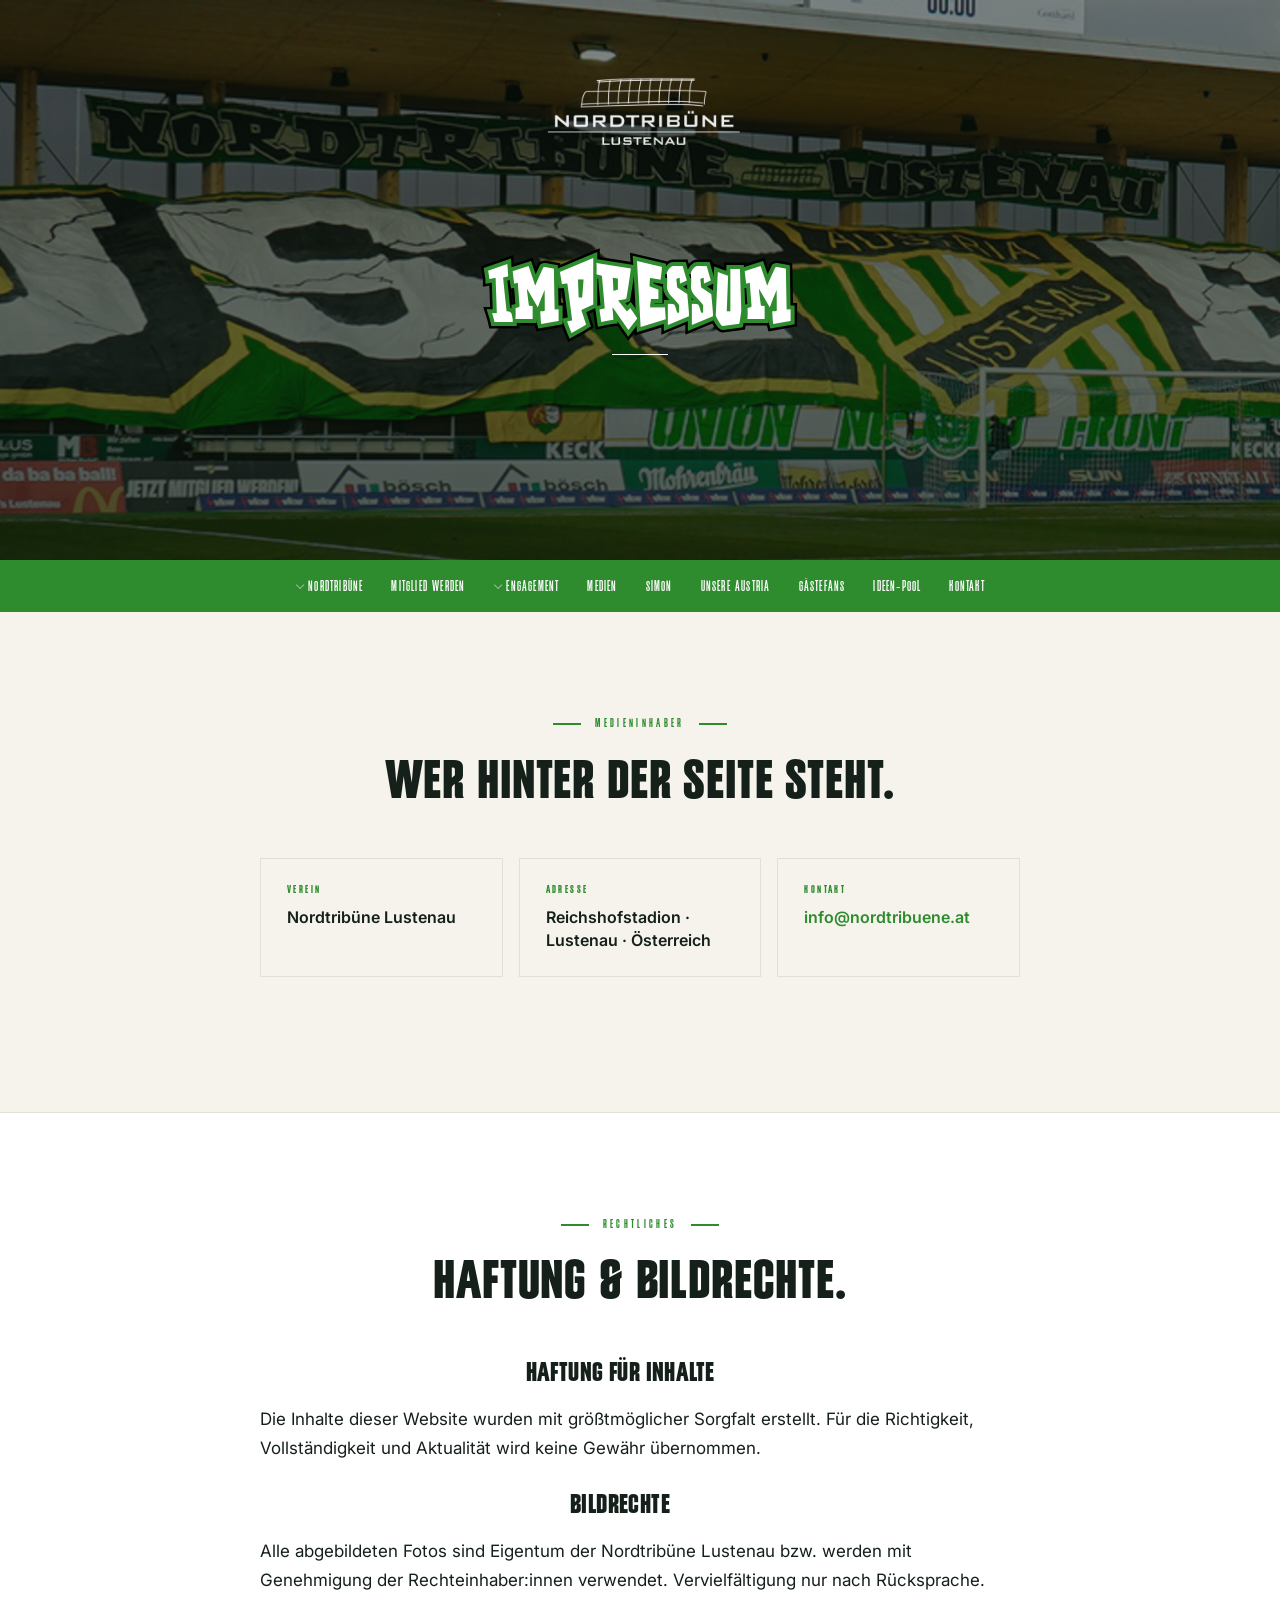
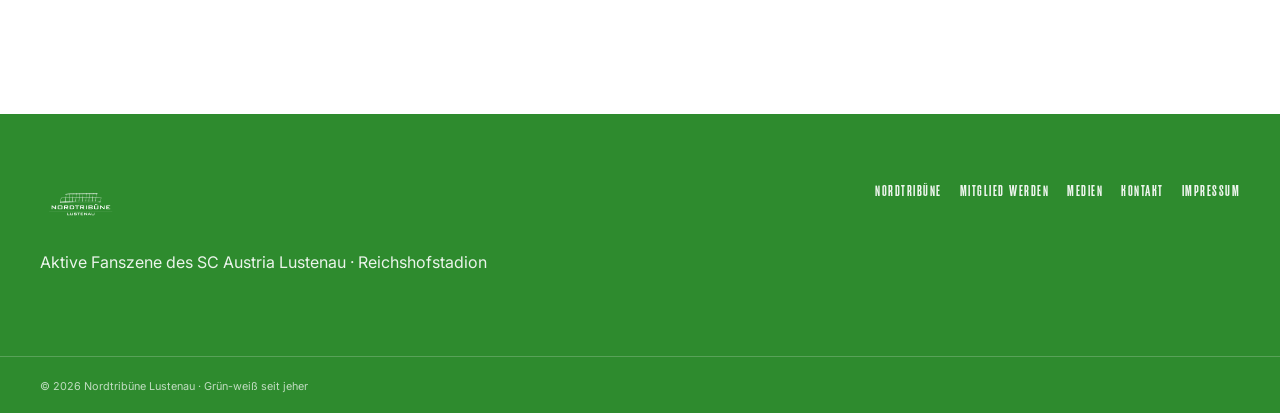
<file: impressum.html>
<!doctype html>
<html lang="de">
<head>
  <meta charset="utf-8" />
  <meta name="viewport" content="width=device-width, initial-scale=1" />
  <title>Impressum — Nordtribüne Lustenau</title>
  <meta name="description" content="Impressum & rechtliche Hinweise." />
  <link rel="icon" href="assets/img/logo-nav.png" />
  <link rel="preconnect" href="https://fonts.googleapis.com" />
  <link rel="preconnect" href="https://fonts.gstatic.com" crossorigin />
  <link href="https://fonts.googleapis.com/css2?family=Antonio:wght@500;600;700&family=Big+Shoulders+Display:wght@500;700;800&family=Inter:wght@400;500;600;700&display=swap" rel="stylesheet" />
  <link rel="stylesheet" href="styles.css" />
</head>
<body>

<a class="skip" href="#main">Zum Inhalt</a>

<header class="site-header" id="top">
  <div class="page-header-banner" role="img" aria-label="Nordtribüne im Reichshofstadion Lustenau">
    <a href="index.html" class="page-header-logo" aria-label="Zur Startseite">
      <img src="assets/img/logo.png" alt="Nordtribüne Lustenau" />
    </a>
    <div class="page-header-content">
      <h1 data-text="Impressum">Impressum</h1>
    </div>
  </div>

  <div class="nav-wrap">
    <button class="nav-toggle" aria-label="Menü" aria-expanded="false">
      <span class="burger" aria-hidden="true"><span></span><span></span><span></span></span>
      <em>Menü</em>
    </button>

    <nav class="primary-nav" aria-label="Hauptnavigation">
      <ul>
        <li class="has-sub">
          <a href="nordtribuene.html">Nordtribüne</a>
          <ul class="submenu">
            <li><a href="regeln.html">Regeln</a></li>
            <li><a href="liedgut.html">Liedgut</a></li>
          </ul>
        </li>
        <li><a href="mitglied-werden.html">Mitglied werden</a></li>
        <li class="has-sub">
          <a href="engagement.html">Engagement</a>
          <ul class="submenu">
            <li><a href="nt-bar.html">NT-Bar</a></li>
          </ul>
        </li>
        <li><a href="medien.html">Medien</a></li>
        <li><a href="simon.html">Simon</a></li>
        <li><a href="unsere-austria.html">Unsere Austria</a></li>
        <li><a href="gaestefans.html">Gästefans</a></li>
        <li><a href="ideen-pool.html">Ideen-Pool</a></li>
        <li><a href="kontakt.html">Kontakt</a></li>

      </ul>
    </nav>
  </div>

  <nav class="mobile-nav" aria-label="Mobilnavigation">
    <ul>
      <li><a href="nordtribuene.html">Nordtribüne</a></li>
      <li><a href="regeln.html" class="sub">Regeln</a></li>
      <li><a href="liedgut.html" class="sub">Liedgut</a></li>
      <li><a href="mitglied-werden.html">Mitglied werden</a></li>
      <li><a href="engagement.html">Engagement</a></li>
      <li><a href="nt-bar.html" class="sub">NT-Bar</a></li>
      <li><a href="medien.html">Medien</a></li>
      <li><a href="simon.html">Simon</a></li>
      <li><a href="unsere-austria.html">Unsere Austria</a></li>
      <li><a href="gaestefans.html">Gästefans</a></li>
      <li><a href="ideen-pool.html">Ideen-Pool</a></li>
      <li><a href="kontakt.html">Kontakt</a></li>

    </ul>
  </nav>
</header>

<main id="main" class="page-content">

<section class="page-section">
  <div class="container">
    <header class="ps-head">
      <span class="ps-num">01</span>
      <span class="ps-eyebrow">Medieninhaber</span>
      <h2>Wer hinter der Seite steht.</h2>
    </header>
    <div class="ps-body">

      <div class="info-grid">
        <div class="info-tile">
          <span class="info-tile-label">Verein</span>
          <span class="info-tile-value">Nordtribüne Lustenau</span>
        </div>
        <div class="info-tile">
          <span class="info-tile-label">Adresse</span>
          <span class="info-tile-value">Reichshofstadion · Lustenau · Österreich</span>
        </div>
        <div class="info-tile">
          <span class="info-tile-label">Kontakt</span>
          <span class="info-tile-value"><a href="mailto:info@nordtribuene.at">info@nordtribuene.at</a></span>
        </div>
      </div>

    </div>
  </div>
</section>
<section class="page-section">
  <div class="container">
    <header class="ps-head">
      <span class="ps-num">02</span>
      <span class="ps-eyebrow">Rechtliches</span>
      <h2>Haftung & Bildrechte.</h2>
    </header>
    <div class="ps-body">

      <div class="prose">
        <h2>Haftung für Inhalte</h2>
        <p>Die Inhalte dieser Website wurden mit größtmöglicher Sorgfalt erstellt. Für die Richtigkeit, Vollständigkeit und Aktualität wird keine Gewähr übernommen.</p>
        <h2>Bildrechte</h2>
        <p>Alle abgebildeten Fotos sind Eigentum der Nordtribüne Lustenau bzw. werden mit Genehmigung der Rechteinhaber:innen verwendet. Vervielfältigung nur nach Rücksprache.</p>
      </div>

    </div>
  </div>
</section>
</main>

<footer class="site-footer">
  <div class="container footer-inner">
    <div>
      <img src="assets/img/logo-nav.png" alt="Nordtribüne Lustenau" class="footer-logo" />
      <p>Aktive Fanszene des SC Austria Lustenau · Reichshofstadion</p>
    </div>
    <nav aria-label="Footer">
      <ul>
        <li><a href="nordtribuene.html">Nordtribüne</a></li>
        <li><a href="mitglied-werden.html">Mitglied werden</a></li>
        <li><a href="medien.html">Medien</a></li>
        <li><a href="kontakt.html">Kontakt</a></li>
        <li><a href="impressum.html">Impressum</a></li>
      </ul>
    </nav>
  </div>
  <div class="footer-bottom">
    <div class="container">
      <small>© <span id="year"></span> Nordtribüne Lustenau · Grün-weiß seit jeher</small>
    </div>
  </div>
</footer>

<script>
  document.getElementById('year').textContent = new Date().getFullYear();
  const toggle = document.querySelector('.nav-toggle');
  const mnav = document.querySelector('.mobile-nav');
  toggle.addEventListener('click', () => {
    const open = mnav.classList.toggle('open');
    toggle.classList.toggle('is-open', open);
    toggle.setAttribute('aria-expanded', open);
    document.body.classList.toggle('nav-open', open);
  });
  document.querySelectorAll('.mobile-nav a').forEach(a => {
    a.addEventListener('click', () => {
      mnav.classList.remove('open');
      toggle.classList.remove('is-open');
      toggle.setAttribute('aria-expanded', 'false');
      document.body.classList.remove('nav-open');
    });
  });
</script>

</body>
</html>
</file>
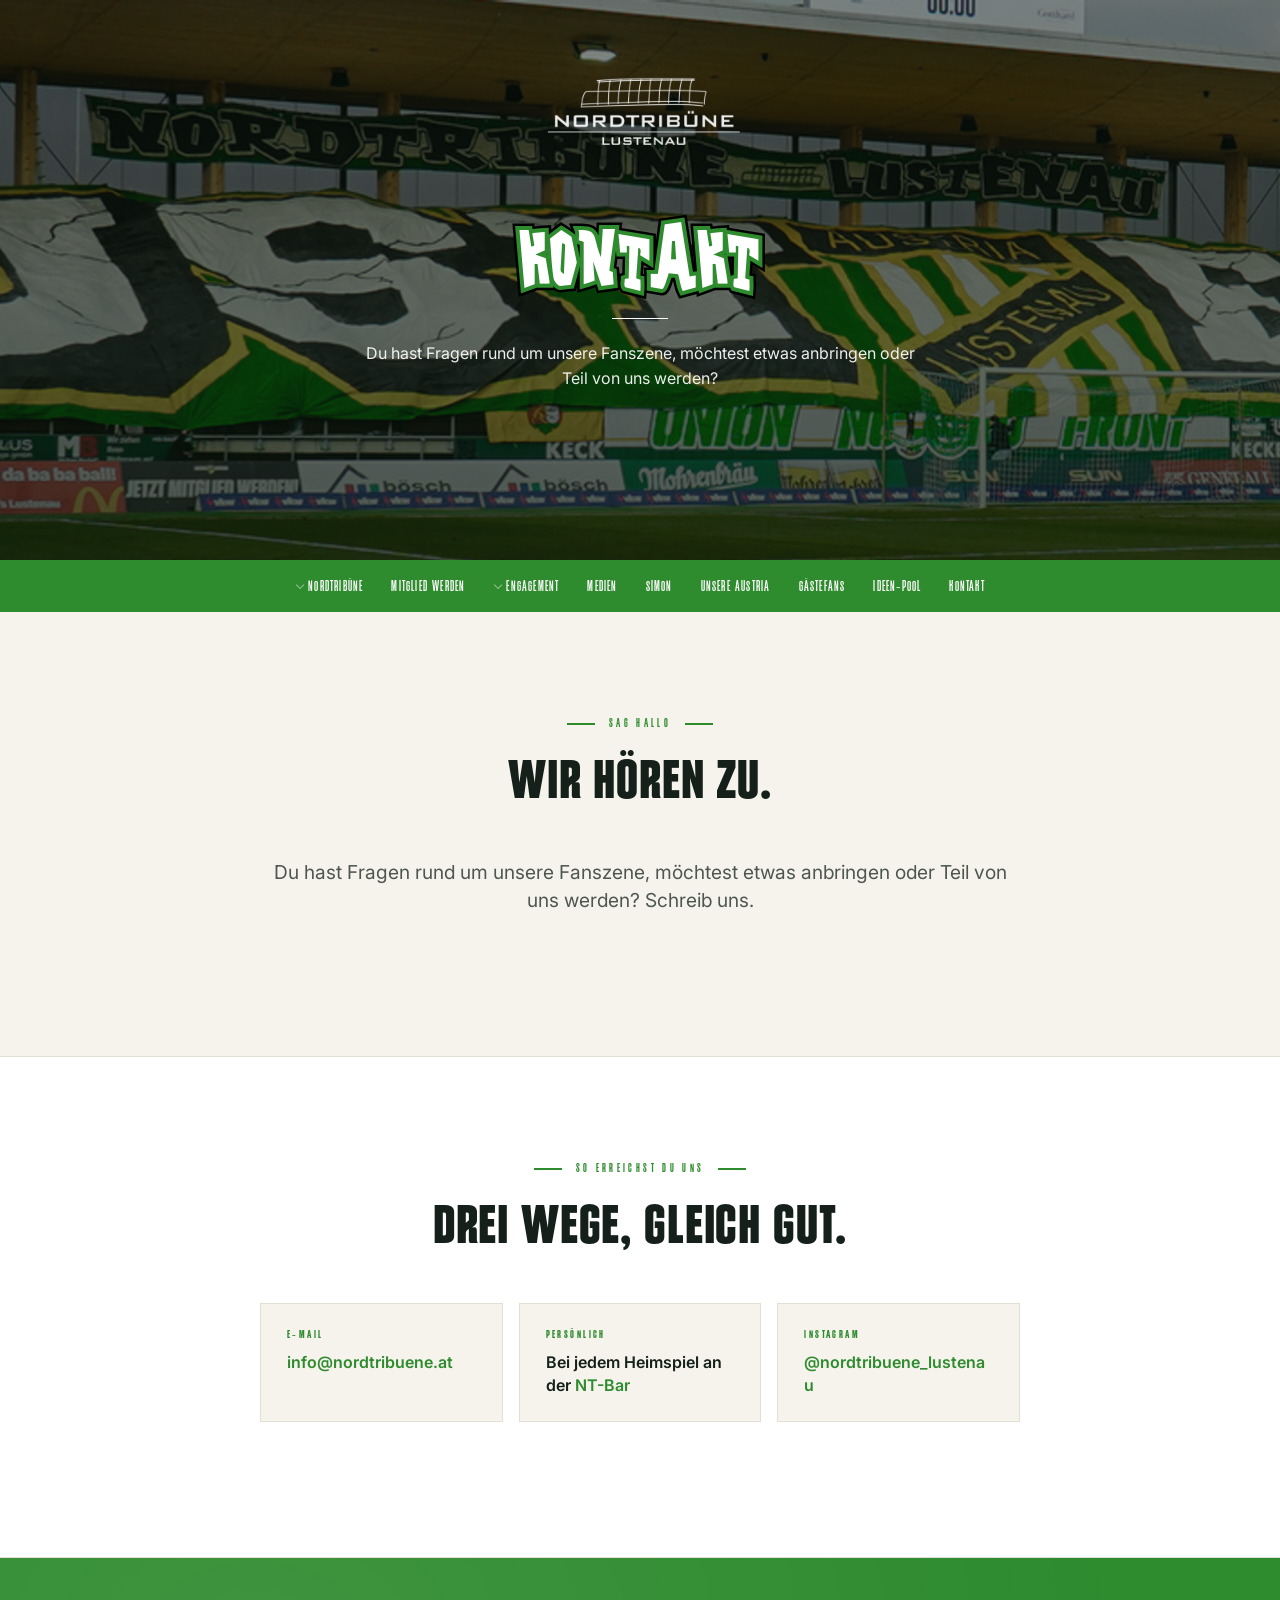
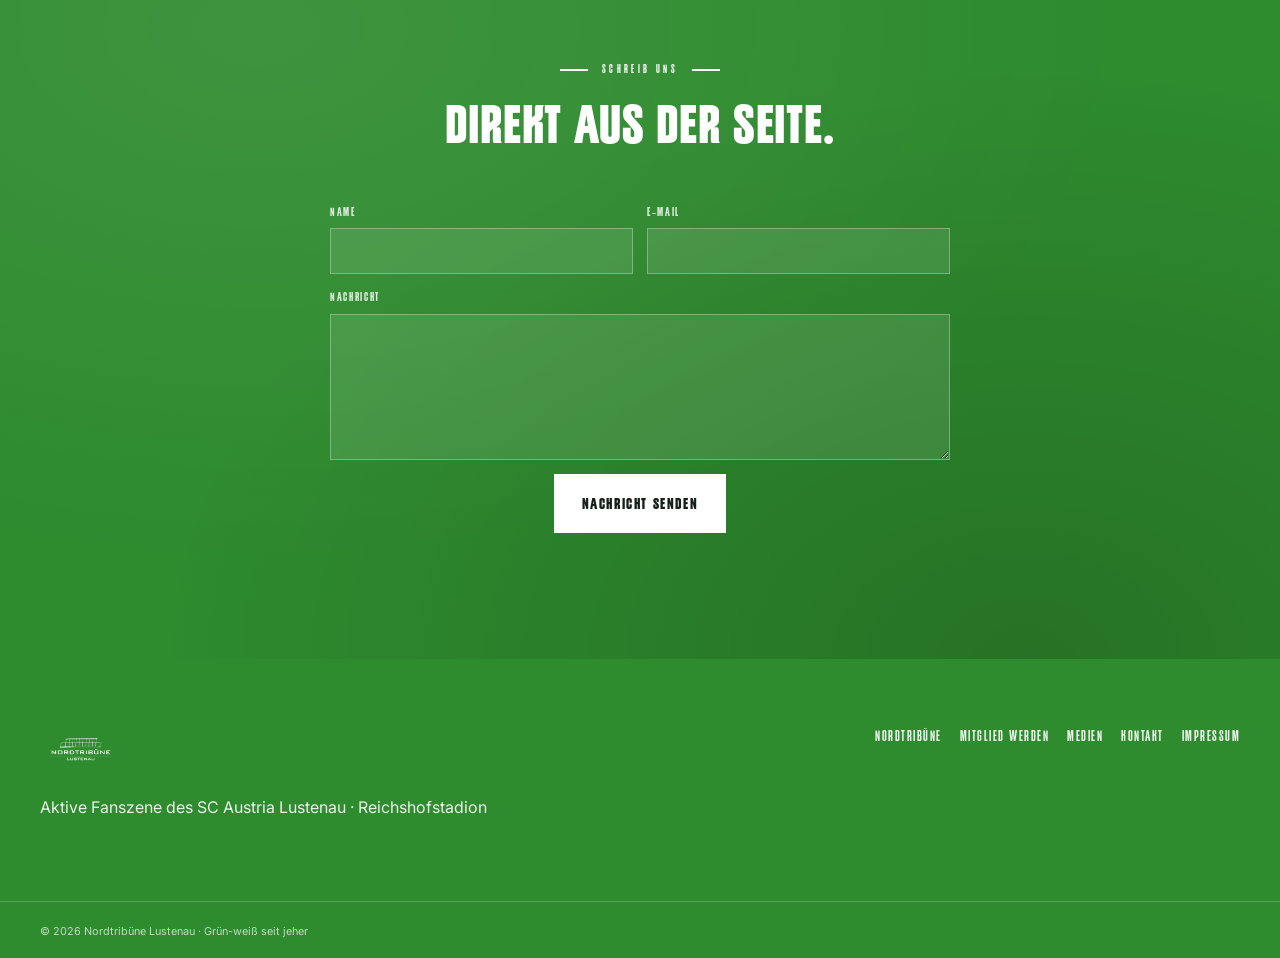
<file: kontakt.html>
<!doctype html>
<html lang="de">
<head>
  <meta charset="utf-8" />
  <meta name="viewport" content="width=device-width, initial-scale=1" />
  <title>Kontakt — Nordtribüne Lustenau</title>
  <meta name="description" content="Kontakt zur Nordtribüne Lustenau." />
  <link rel="icon" href="assets/img/logo-nav.png" />
  <link rel="preconnect" href="https://fonts.googleapis.com" />
  <link rel="preconnect" href="https://fonts.gstatic.com" crossorigin />
  <link href="https://fonts.googleapis.com/css2?family=Antonio:wght@500;600;700&family=Big+Shoulders+Display:wght@500;700;800&family=Inter:wght@400;500;600;700&display=swap" rel="stylesheet" />
  <link rel="stylesheet" href="styles.css" />
</head>
<body>

<a class="skip" href="#main">Zum Inhalt</a>

<header class="site-header" id="top">
  <div class="page-header-banner" role="img" aria-label="Nordtribüne im Reichshofstadion Lustenau">
    <a href="index.html" class="page-header-logo" aria-label="Zur Startseite">
      <img src="assets/img/logo.png" alt="Nordtribüne Lustenau" />
    </a>
    <div class="page-header-content">
      <h1 data-text="Kontakt">Kontakt</h1>
      <p class="lead">Du hast Fragen rund um unsere Fanszene, möchtest etwas anbringen oder Teil von uns werden?</p>
    </div>
  </div>

  <div class="nav-wrap">
    <button class="nav-toggle" aria-label="Menü" aria-expanded="false">
      <span class="burger" aria-hidden="true"><span></span><span></span><span></span></span>
      <em>Menü</em>
    </button>

    <nav class="primary-nav" aria-label="Hauptnavigation">
      <ul>
        <li class="has-sub">
          <a href="nordtribuene.html">Nordtribüne</a>
          <ul class="submenu">
            <li><a href="regeln.html">Regeln</a></li>
            <li><a href="liedgut.html">Liedgut</a></li>
          </ul>
        </li>
        <li><a href="mitglied-werden.html">Mitglied werden</a></li>
        <li class="has-sub">
          <a href="engagement.html">Engagement</a>
          <ul class="submenu">
            <li><a href="nt-bar.html">NT-Bar</a></li>
          </ul>
        </li>
        <li><a href="medien.html">Medien</a></li>
        <li><a href="simon.html">Simon</a></li>
        <li><a href="unsere-austria.html">Unsere Austria</a></li>
        <li><a href="gaestefans.html">Gästefans</a></li>
        <li><a href="ideen-pool.html">Ideen-Pool</a></li>
        <li><a href="kontakt.html">Kontakt</a></li>

      </ul>
    </nav>
  </div>

  <nav class="mobile-nav" aria-label="Mobilnavigation">
    <ul>
      <li><a href="nordtribuene.html">Nordtribüne</a></li>
      <li><a href="regeln.html" class="sub">Regeln</a></li>
      <li><a href="liedgut.html" class="sub">Liedgut</a></li>
      <li><a href="mitglied-werden.html">Mitglied werden</a></li>
      <li><a href="engagement.html">Engagement</a></li>
      <li><a href="nt-bar.html" class="sub">NT-Bar</a></li>
      <li><a href="medien.html">Medien</a></li>
      <li><a href="simon.html">Simon</a></li>
      <li><a href="unsere-austria.html">Unsere Austria</a></li>
      <li><a href="gaestefans.html">Gästefans</a></li>
      <li><a href="ideen-pool.html">Ideen-Pool</a></li>
      <li><a href="kontakt.html">Kontakt</a></li>

    </ul>
  </nav>
</header>

<main id="main" class="page-content">

<section class="page-section">
  <div class="container">
    <header class="ps-head">
      <span class="ps-num">01</span>
      <span class="ps-eyebrow">Sag Hallo</span>
      <h2>Wir hören zu.</h2>
    </header>
    <div class="ps-body">

      <div class="prose">
        <p class="lede">Du hast Fragen rund um unsere Fanszene, möchtest etwas anbringen oder Teil von uns werden? Schreib uns.</p>
      </div>

    </div>
  </div>
</section>
<section class="page-section">
  <div class="container">
    <header class="ps-head">
      <span class="ps-num">02</span>
      <span class="ps-eyebrow">So erreichst du uns</span>
      <h2>Drei Wege, gleich gut.</h2>
    </header>
    <div class="ps-body">

      <div class="info-grid">
        <div class="info-tile">
          <span class="info-tile-label">E-Mail</span>
          <span class="info-tile-value"><a href="mailto:info@nordtribuene.at">info@nordtribuene.at</a></span>
        </div>
        <div class="info-tile">
          <span class="info-tile-label">Persönlich</span>
          <span class="info-tile-value">Bei jedem Heimspiel an der <a href="nt-bar.html">NT-Bar</a></span>
        </div>
        <div class="info-tile">
          <span class="info-tile-label">Instagram</span>
          <span class="info-tile-value"><a href="https://www.instagram.com/" rel="noopener" target="_blank">@nordtribuene_lustenau</a></span>
        </div>
      </div>

    </div>
  </div>
</section>
<section class="page-section page-section--green">
  <div class="container">
    <header class="ps-head">
      <span class="ps-num">03</span>
      <span class="ps-eyebrow">Schreib uns</span>
      <h2>Direkt aus der Seite.</h2>
    </header>
    <div class="ps-body">

      <form class="form" onsubmit="event.preventDefault(); alert('Nachricht erfolgreich versendet!')">
        <div class="form-row">
          <div class="form-field">
            <label for="kt-name">Name</label>
            <input id="kt-name" type="text" required />
          </div>
          <div class="form-field">
            <label for="kt-em">E-Mail</label>
            <input id="kt-em" type="email" required />
          </div>
        </div>
        <div class="form-field">
          <label for="kt-msg">Nachricht</label>
          <textarea id="kt-msg" rows="6" required></textarea>
        </div>
        <button class="btn" type="submit">Nachricht senden</button>
      </form>

    </div>
  </div>
</section>
</main>

<footer class="site-footer">
  <div class="container footer-inner">
    <div>
      <img src="assets/img/logo-nav.png" alt="Nordtribüne Lustenau" class="footer-logo" />
      <p>Aktive Fanszene des SC Austria Lustenau · Reichshofstadion</p>
    </div>
    <nav aria-label="Footer">
      <ul>
        <li><a href="nordtribuene.html">Nordtribüne</a></li>
        <li><a href="mitglied-werden.html">Mitglied werden</a></li>
        <li><a href="medien.html">Medien</a></li>
        <li><a href="kontakt.html">Kontakt</a></li>
        <li><a href="impressum.html">Impressum</a></li>
      </ul>
    </nav>
  </div>
  <div class="footer-bottom">
    <div class="container">
      <small>© <span id="year"></span> Nordtribüne Lustenau · Grün-weiß seit jeher</small>
    </div>
  </div>
</footer>

<script>
  document.getElementById('year').textContent = new Date().getFullYear();
  const toggle = document.querySelector('.nav-toggle');
  const mnav = document.querySelector('.mobile-nav');
  toggle.addEventListener('click', () => {
    const open = mnav.classList.toggle('open');
    toggle.classList.toggle('is-open', open);
    toggle.setAttribute('aria-expanded', open);
    document.body.classList.toggle('nav-open', open);
  });
  document.querySelectorAll('.mobile-nav a').forEach(a => {
    a.addEventListener('click', () => {
      mnav.classList.remove('open');
      toggle.classList.remove('is-open');
      toggle.setAttribute('aria-expanded', 'false');
      document.body.classList.remove('nav-open');
    });
  });
</script>

</body>
</html>
</file>
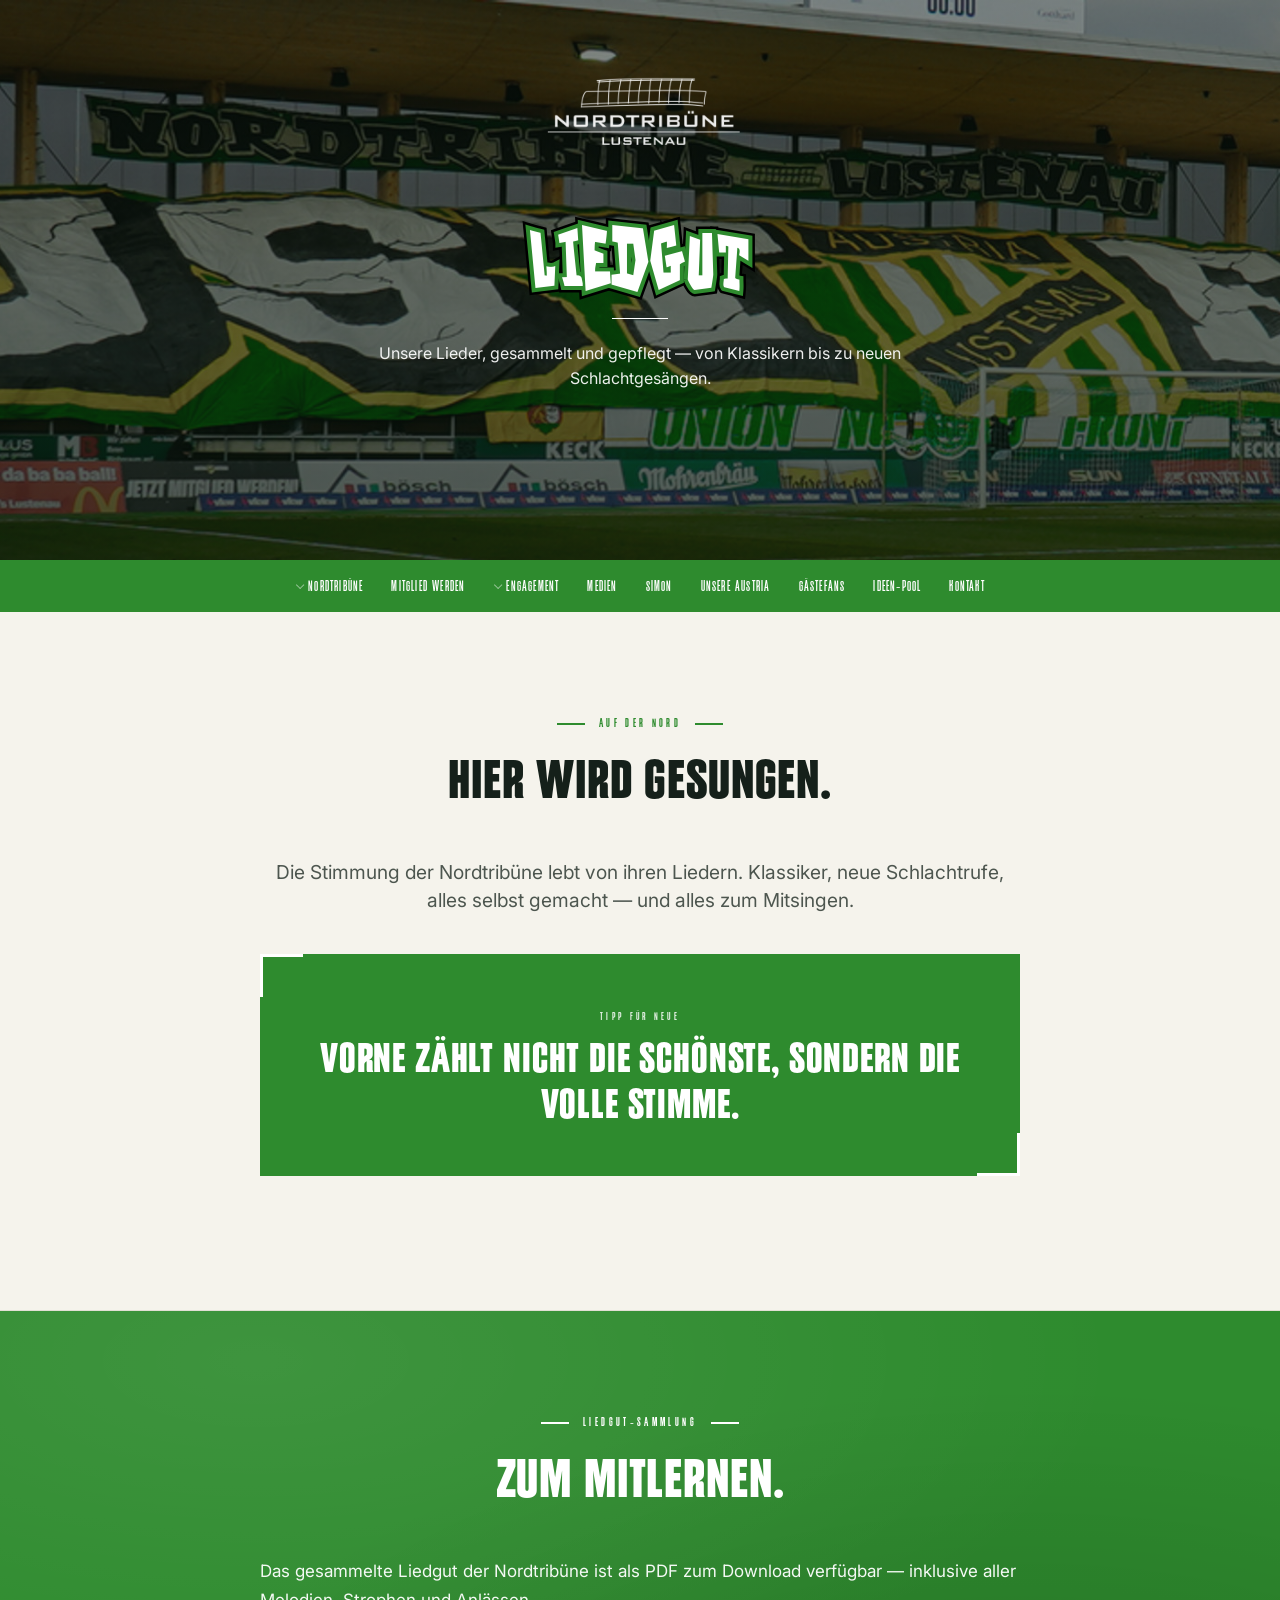
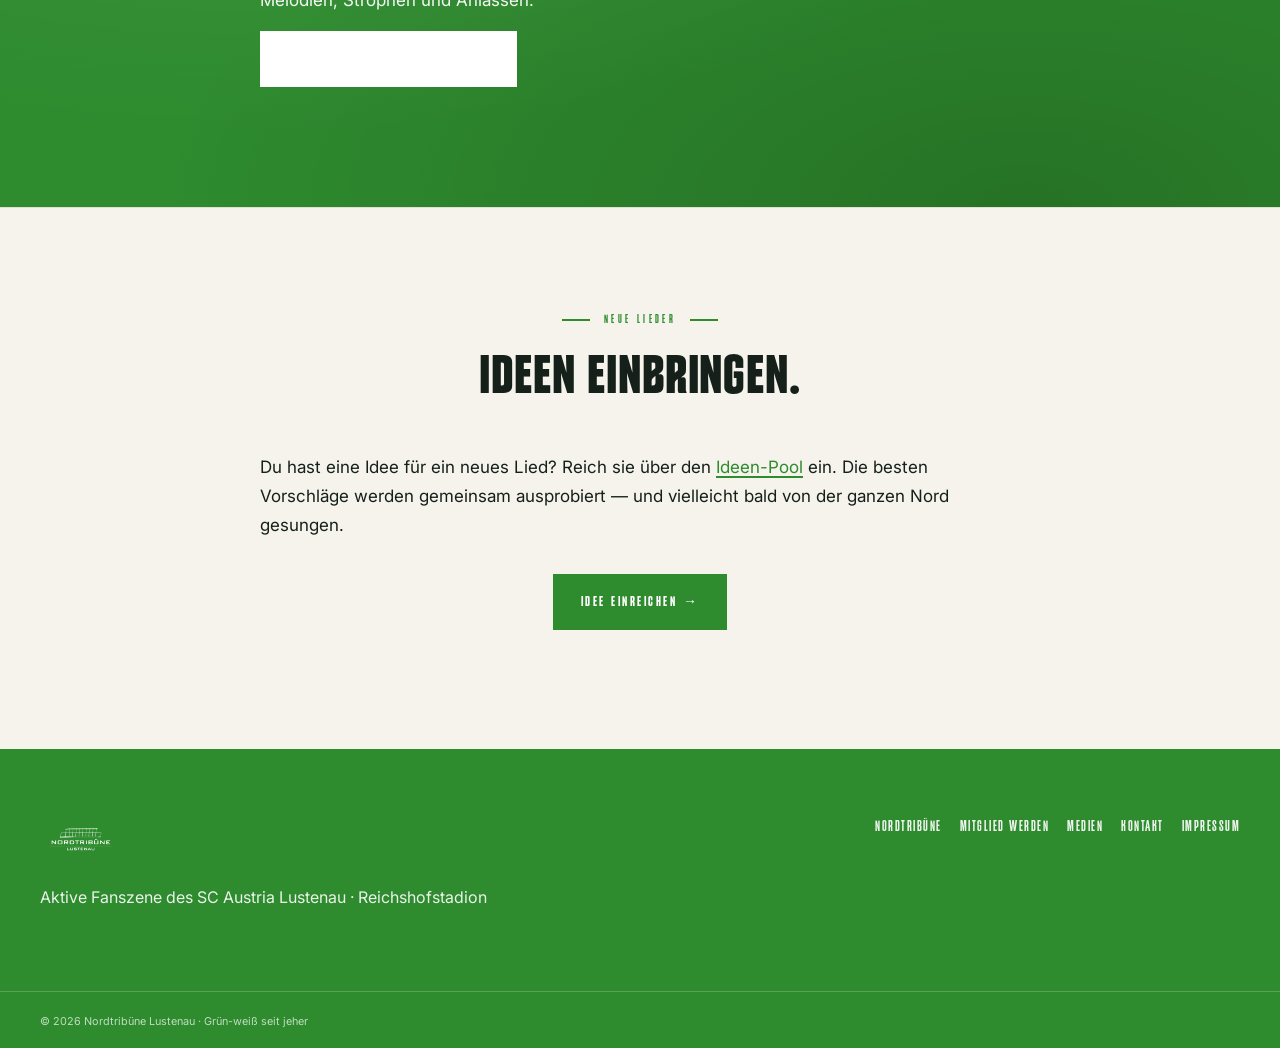
<file: liedgut.html>
<!doctype html>
<html lang="de">
<head>
  <meta charset="utf-8" />
  <meta name="viewport" content="width=device-width, initial-scale=1" />
  <title>Liedgut — Nordtribüne Lustenau</title>
  <meta name="description" content="Das Liedgut der Nordtribüne Lustenau." />
  <link rel="icon" href="assets/img/logo-nav.png" />
  <link rel="preconnect" href="https://fonts.googleapis.com" />
  <link rel="preconnect" href="https://fonts.gstatic.com" crossorigin />
  <link href="https://fonts.googleapis.com/css2?family=Antonio:wght@500;600;700&family=Big+Shoulders+Display:wght@500;700;800&family=Inter:wght@400;500;600;700&display=swap" rel="stylesheet" />
  <link rel="stylesheet" href="styles.css" />
</head>
<body>

<a class="skip" href="#main">Zum Inhalt</a>

<header class="site-header" id="top">
  <div class="page-header-banner" role="img" aria-label="Nordtribüne im Reichshofstadion Lustenau">
    <a href="index.html" class="page-header-logo" aria-label="Zur Startseite">
      <img src="assets/img/logo.png" alt="Nordtribüne Lustenau" />
    </a>
    <div class="page-header-content">
      <h1 data-text="Liedgut">Liedgut</h1>
      <p class="lead">Unsere Lieder, gesammelt und gepflegt — von Klassikern bis zu neuen Schlachtgesängen.</p>
    </div>
  </div>

  <div class="nav-wrap">
    <button class="nav-toggle" aria-label="Menü" aria-expanded="false">
      <span class="burger" aria-hidden="true"><span></span><span></span><span></span></span>
      <em>Menü</em>
    </button>

    <nav class="primary-nav" aria-label="Hauptnavigation">
      <ul>
        <li class="has-sub">
          <a href="nordtribuene.html">Nordtribüne</a>
          <ul class="submenu">
            <li><a href="regeln.html">Regeln</a></li>
            <li><a href="liedgut.html">Liedgut</a></li>
          </ul>
        </li>
        <li><a href="mitglied-werden.html">Mitglied werden</a></li>
        <li class="has-sub">
          <a href="engagement.html">Engagement</a>
          <ul class="submenu">
            <li><a href="nt-bar.html">NT-Bar</a></li>
          </ul>
        </li>
        <li><a href="medien.html">Medien</a></li>
        <li><a href="simon.html">Simon</a></li>
        <li><a href="unsere-austria.html">Unsere Austria</a></li>
        <li><a href="gaestefans.html">Gästefans</a></li>
        <li><a href="ideen-pool.html">Ideen-Pool</a></li>
        <li><a href="kontakt.html">Kontakt</a></li>

      </ul>
    </nav>
  </div>

  <nav class="mobile-nav" aria-label="Mobilnavigation">
    <ul>
      <li><a href="nordtribuene.html">Nordtribüne</a></li>
      <li><a href="regeln.html" class="sub">Regeln</a></li>
      <li><a href="liedgut.html" class="sub">Liedgut</a></li>
      <li><a href="mitglied-werden.html">Mitglied werden</a></li>
      <li><a href="engagement.html">Engagement</a></li>
      <li><a href="nt-bar.html" class="sub">NT-Bar</a></li>
      <li><a href="medien.html">Medien</a></li>
      <li><a href="simon.html">Simon</a></li>
      <li><a href="unsere-austria.html">Unsere Austria</a></li>
      <li><a href="gaestefans.html">Gästefans</a></li>
      <li><a href="ideen-pool.html">Ideen-Pool</a></li>
      <li><a href="kontakt.html">Kontakt</a></li>

    </ul>
  </nav>
</header>

<main id="main" class="page-content">

<section class="page-section">
  <div class="container">
    <header class="ps-head">
      <span class="ps-num">01</span>
      <span class="ps-eyebrow">Auf der Nord</span>
      <h2>Hier wird gesungen.</h2>
    </header>
    <div class="ps-body">

      <div class="prose">
        <p class="lede">Die Stimmung der Nordtribüne lebt von ihren Liedern. Klassiker, neue Schlachtrufe, alles selbst gemacht — und alles zum Mitsingen.</p>
      </div>
      <div class="highlight">
        <span class="highlight-label">Tipp für Neue</span>
        <p class="highlight-text">Vorne zählt nicht die schönste, sondern die volle Stimme.</p>
      </div>

    </div>
  </div>
</section>
<section class="page-section page-section--green">
  <div class="container">
    <header class="ps-head">
      <span class="ps-num">02</span>
      <span class="ps-eyebrow">Liedgut-Sammlung</span>
      <h2>Zum Mitlernen.</h2>
    </header>
    <div class="ps-body">

      <div class="prose" style="text-align: center;">
        <p>Das gesammelte Liedgut der Nordtribüne ist als PDF zum Download verfügbar — inklusive aller Melodien, Strophen und Anlässen.</p>
        <p><a href="#" class="btn">Liedgut als PDF herunterladen</a></p>
      </div>

    </div>
  </div>
</section>
<section class="page-section">
  <div class="container">
    <header class="ps-head">
      <span class="ps-num">03</span>
      <span class="ps-eyebrow">Neue Lieder</span>
      <h2>Ideen einbringen.</h2>
    </header>
    <div class="ps-body">

      <div class="prose">
        <p>Du hast eine Idee für ein neues Lied? Reich sie über den <a href="ideen-pool.html">Ideen-Pool</a> ein. Die besten Vorschläge werden gemeinsam ausprobiert — und vielleicht bald von der ganzen Nord gesungen.</p>
        <p style="text-align:center; margin-top: 2em;"><a href="ideen-pool.html" class="btn">Idee einreichen →</a></p>
      </div>

    </div>
  </div>
</section>
</main>

<footer class="site-footer">
  <div class="container footer-inner">
    <div>
      <img src="assets/img/logo-nav.png" alt="Nordtribüne Lustenau" class="footer-logo" />
      <p>Aktive Fanszene des SC Austria Lustenau · Reichshofstadion</p>
    </div>
    <nav aria-label="Footer">
      <ul>
        <li><a href="nordtribuene.html">Nordtribüne</a></li>
        <li><a href="mitglied-werden.html">Mitglied werden</a></li>
        <li><a href="medien.html">Medien</a></li>
        <li><a href="kontakt.html">Kontakt</a></li>
        <li><a href="impressum.html">Impressum</a></li>
      </ul>
    </nav>
  </div>
  <div class="footer-bottom">
    <div class="container">
      <small>© <span id="year"></span> Nordtribüne Lustenau · Grün-weiß seit jeher</small>
    </div>
  </div>
</footer>

<script>
  document.getElementById('year').textContent = new Date().getFullYear();
  const toggle = document.querySelector('.nav-toggle');
  const mnav = document.querySelector('.mobile-nav');
  toggle.addEventListener('click', () => {
    const open = mnav.classList.toggle('open');
    toggle.classList.toggle('is-open', open);
    toggle.setAttribute('aria-expanded', open);
    document.body.classList.toggle('nav-open', open);
  });
  document.querySelectorAll('.mobile-nav a').forEach(a => {
    a.addEventListener('click', () => {
      mnav.classList.remove('open');
      toggle.classList.remove('is-open');
      toggle.setAttribute('aria-expanded', 'false');
      document.body.classList.remove('nav-open');
    });
  });
</script>

</body>
</html>
</file>
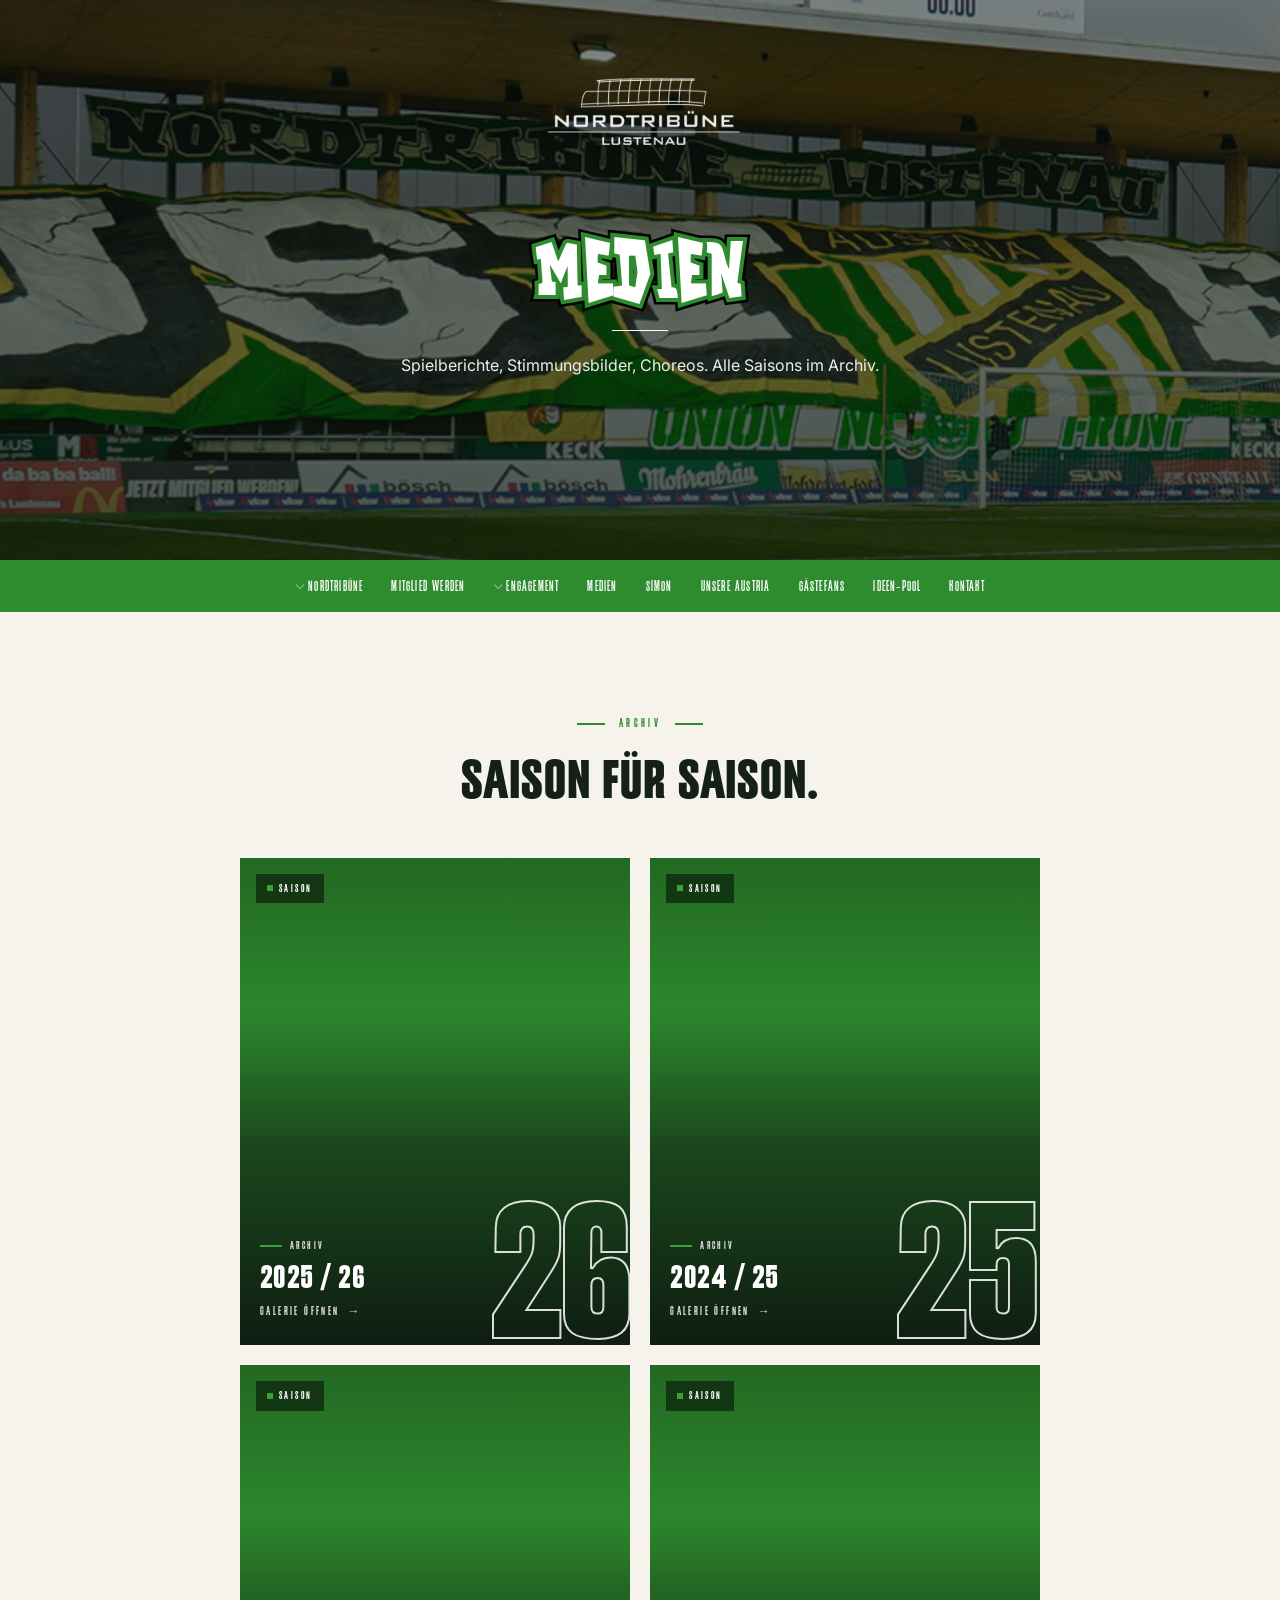
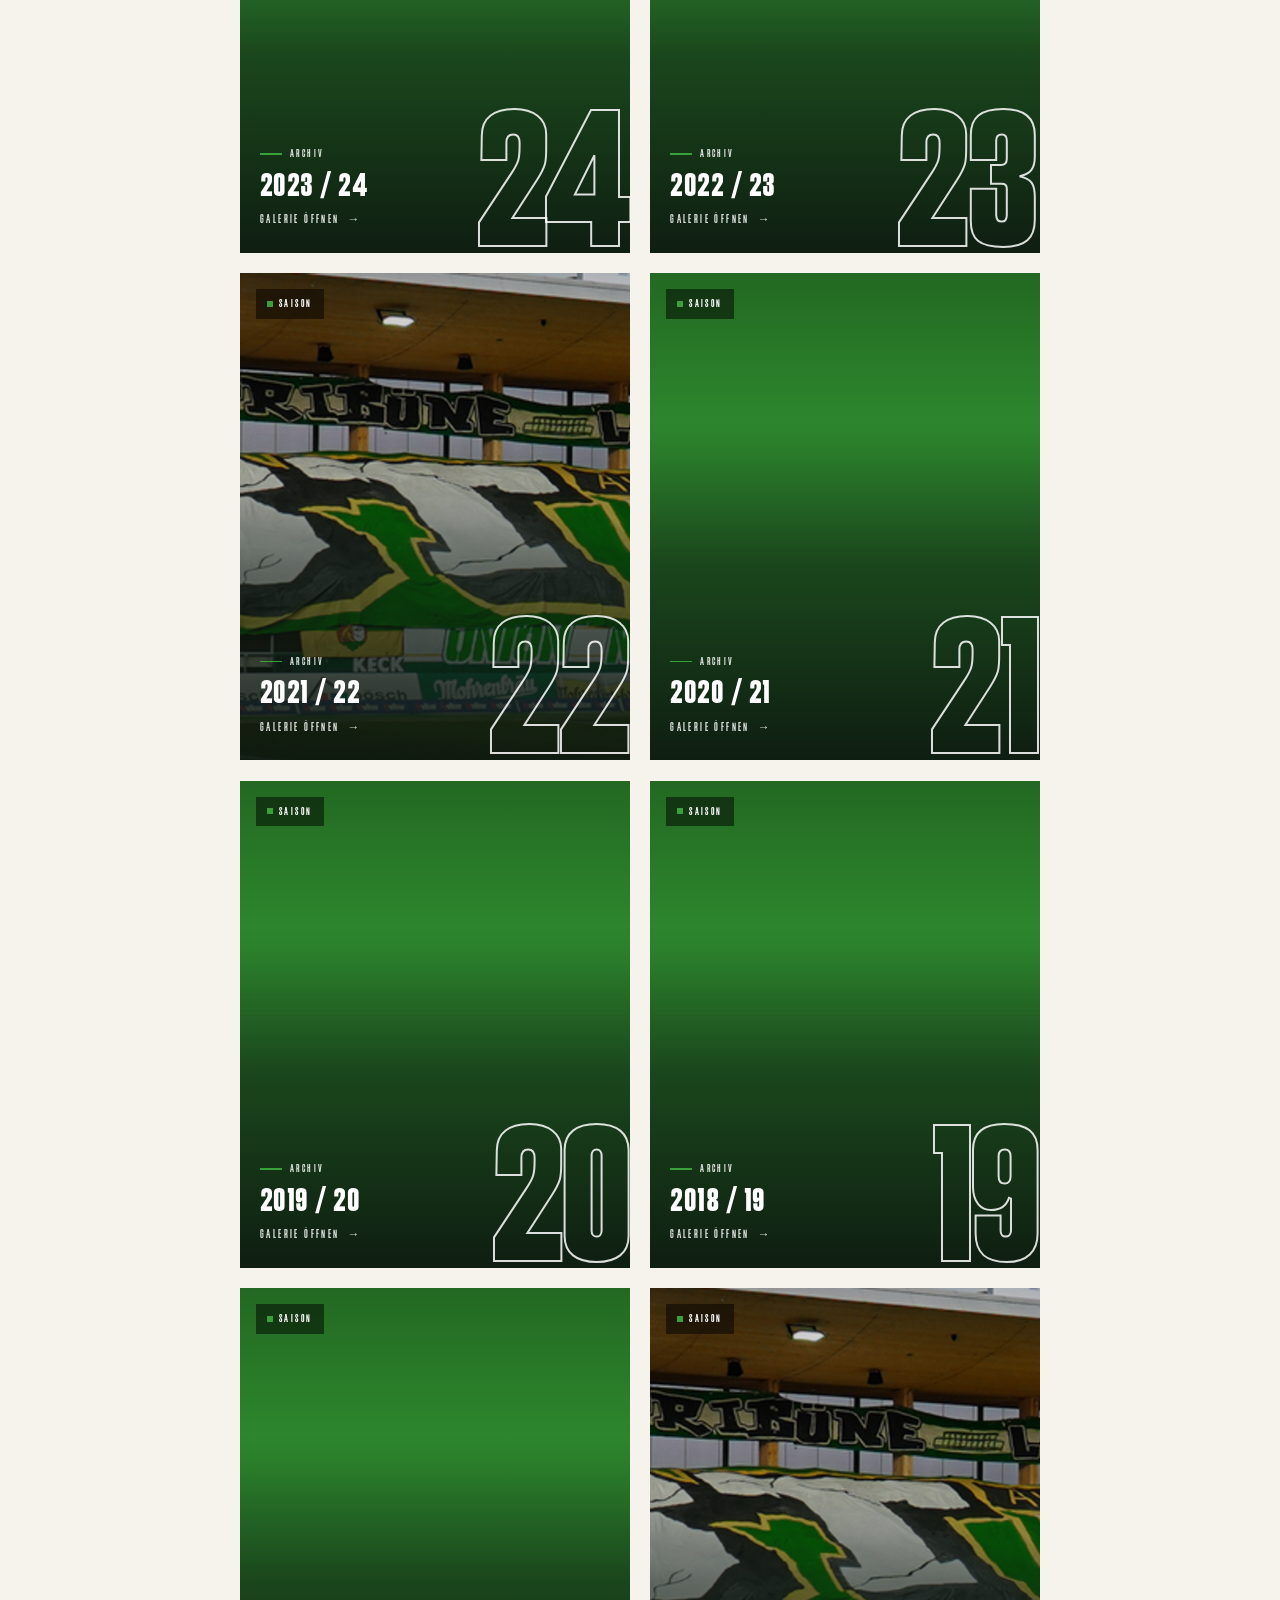
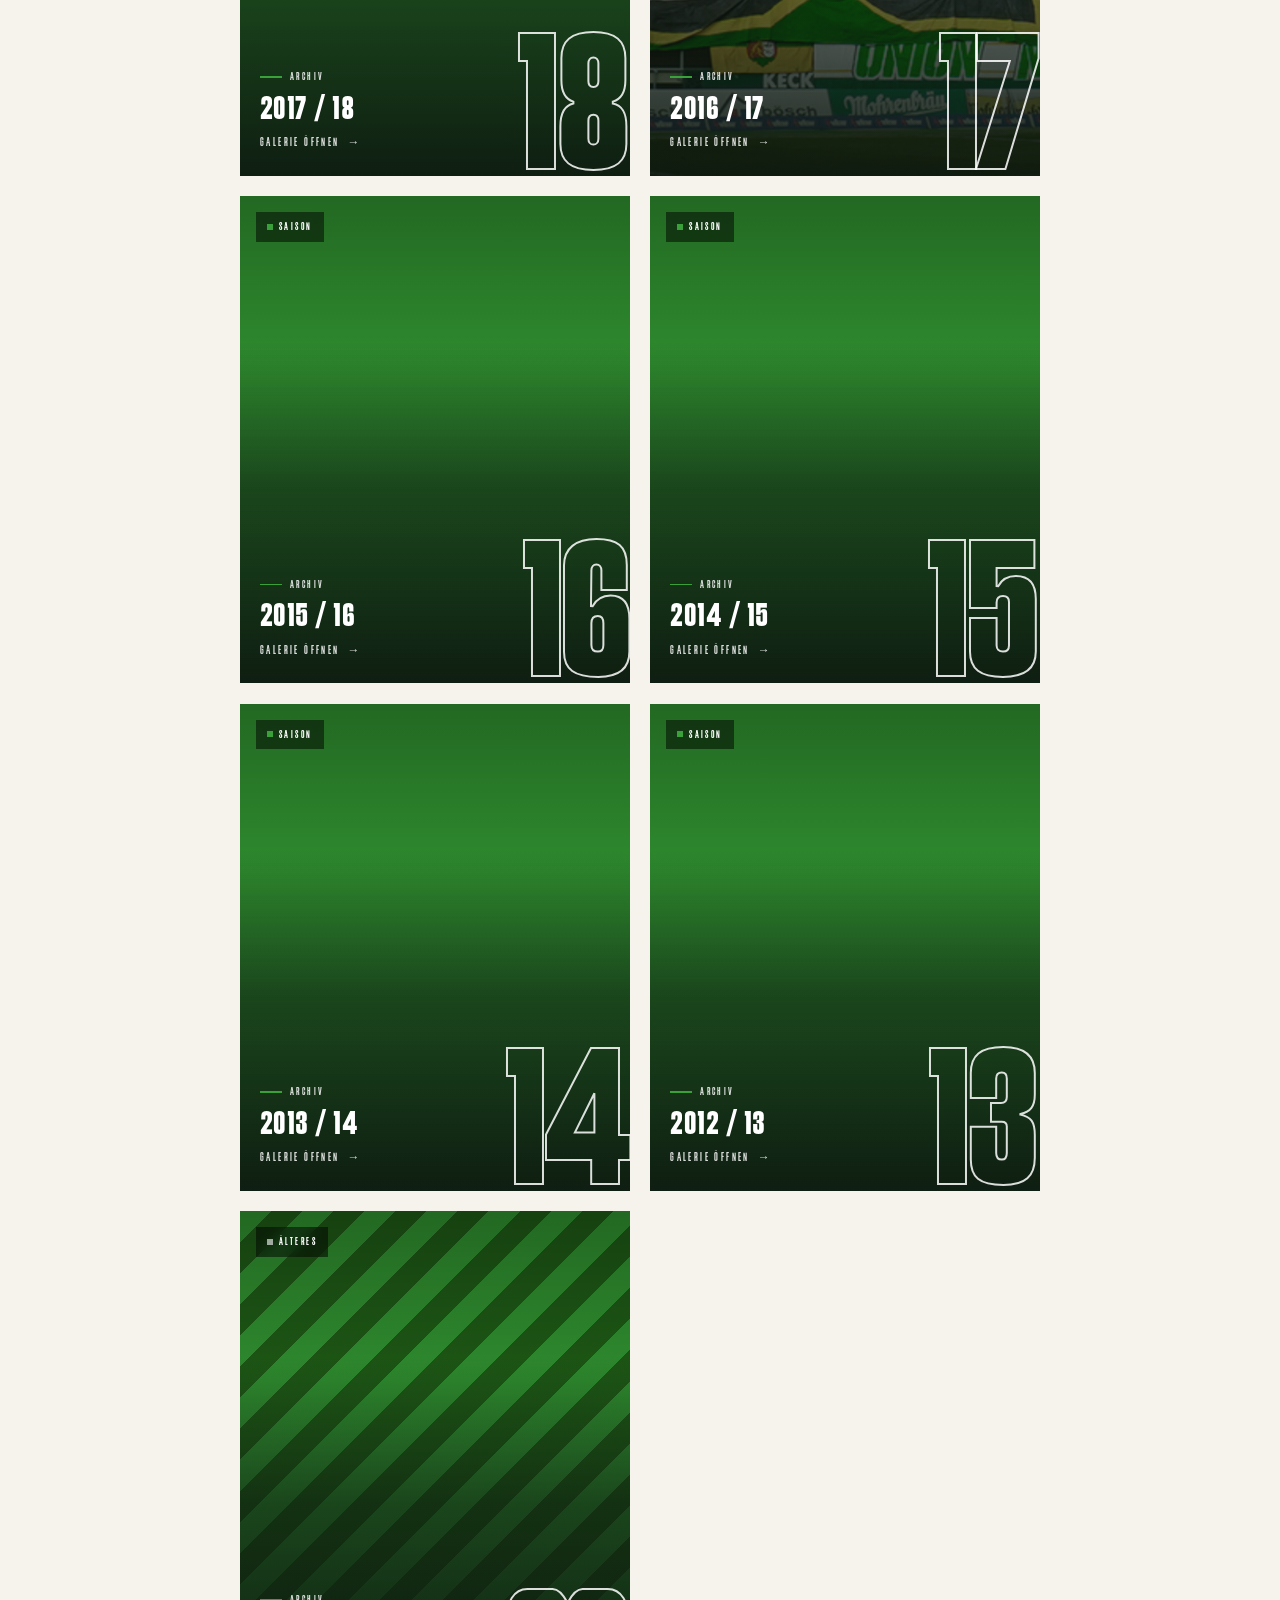
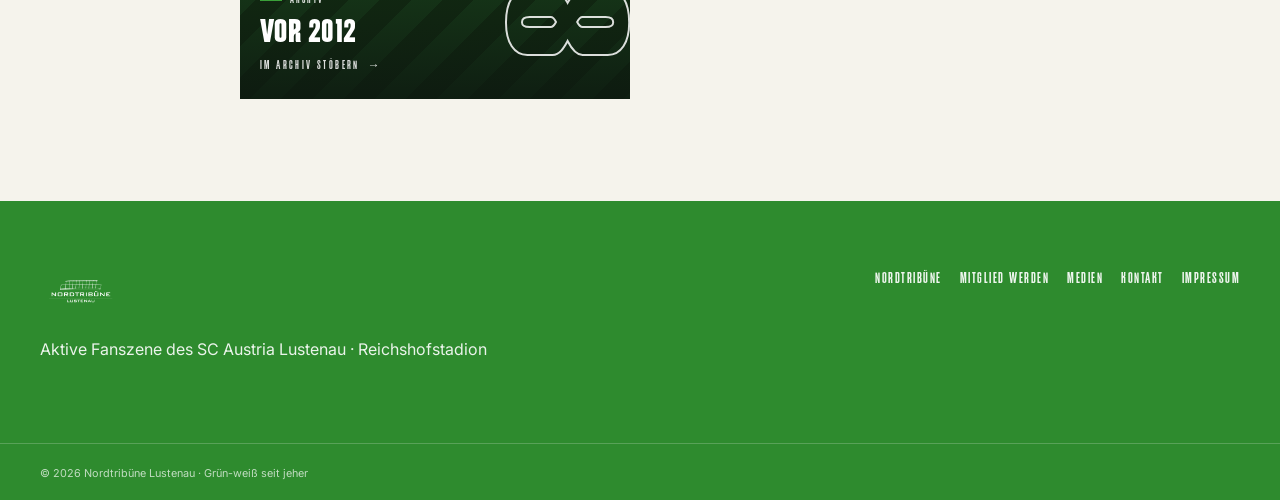
<file: medien.html>
<!doctype html>
<html lang="de">
<head>
  <meta charset="utf-8" />
  <meta name="viewport" content="width=device-width, initial-scale=1" />
  <title>Medien — Nordtribüne Lustenau</title>
  <meta name="description" content="Spielberichte und Archive aller Saisons der Nordtribüne Lustenau." />
  <link rel="icon" href="assets/img/logo-nav.png" />
  <link rel="preconnect" href="https://fonts.googleapis.com" />
  <link rel="preconnect" href="https://fonts.gstatic.com" crossorigin />
  <link href="https://fonts.googleapis.com/css2?family=Antonio:wght@500;600;700&family=Big+Shoulders+Display:wght@500;700;800&family=Inter:wght@400;500;600;700&display=swap" rel="stylesheet" />
  <link rel="stylesheet" href="styles.css" />
</head>
<body>

<a class="skip" href="#main">Zum Inhalt</a>

<header class="site-header" id="top">
  <div class="page-header-banner" role="img" aria-label="Nordtribüne im Reichshofstadion Lustenau">
    <a href="index.html" class="page-header-logo" aria-label="Zur Startseite">
      <img src="assets/img/logo.png" alt="Nordtribüne Lustenau" />
    </a>
    <div class="page-header-content">
      <h1 data-text="Medien">Medien</h1>
      <p class="lead">Spielberichte, Stimmungsbilder, Choreos. Alle Saisons im Archiv.</p>
    </div>
  </div>

  <div class="nav-wrap">
    <button class="nav-toggle" aria-label="Menü" aria-expanded="false">
      <span class="burger" aria-hidden="true"><span></span><span></span><span></span></span>
      <em>Menü</em>
    </button>

    <nav class="primary-nav" aria-label="Hauptnavigation">
      <ul>
        <li class="has-sub">
          <a href="nordtribuene.html">Nordtribüne</a>
          <ul class="submenu">
            <li><a href="regeln.html">Regeln</a></li>
            <li><a href="liedgut.html">Liedgut</a></li>
          </ul>
        </li>
        <li><a href="mitglied-werden.html">Mitglied werden</a></li>
        <li class="has-sub">
          <a href="engagement.html">Engagement</a>
          <ul class="submenu">
            <li><a href="nt-bar.html">NT-Bar</a></li>
          </ul>
        </li>
        <li><a href="medien.html">Medien</a></li>
        <li><a href="simon.html">Simon</a></li>
        <li><a href="unsere-austria.html">Unsere Austria</a></li>
        <li><a href="gaestefans.html">Gästefans</a></li>
        <li><a href="ideen-pool.html">Ideen-Pool</a></li>
        <li><a href="kontakt.html">Kontakt</a></li>

      </ul>
    </nav>
  </div>

  <nav class="mobile-nav" aria-label="Mobilnavigation">
    <ul>
      <li><a href="nordtribuene.html">Nordtribüne</a></li>
      <li><a href="regeln.html" class="sub">Regeln</a></li>
      <li><a href="liedgut.html" class="sub">Liedgut</a></li>
      <li><a href="mitglied-werden.html">Mitglied werden</a></li>
      <li><a href="engagement.html">Engagement</a></li>
      <li><a href="nt-bar.html" class="sub">NT-Bar</a></li>
      <li><a href="medien.html">Medien</a></li>
      <li><a href="simon.html">Simon</a></li>
      <li><a href="unsere-austria.html">Unsere Austria</a></li>
      <li><a href="gaestefans.html">Gästefans</a></li>
      <li><a href="ideen-pool.html">Ideen-Pool</a></li>
      <li><a href="kontakt.html">Kontakt</a></li>

    </ul>
  </nav>
</header>

<main id="main" class="page-content">

<section class="page-section">
  <div class="container">
    <header class="ps-head">
      <span class="ps-num">01</span>
      <span class="ps-eyebrow">Archiv</span>
      <h2>Saison für Saison.</h2>
    </header>
    <div class="ps-body wide">

      <div class="season-grid">
<a href="#" class="season-card" style="background-image:url('https://static.wixstatic.com/media/f720f8_a9c50cb9217f4ce5873ac15828483907~mv2.png/v1/fill/w_900,h_900,fp_0.50_0.50,q_95,enc_avif,quality_auto/f720f8_a9c50cb9217f4ce5873ac15828483907~mv2.png')">
  <span class="season-card-tag">Saison</span>
  <span class="season-card-num">26</span>
  <div class="season-card-body">
    <span class="season-card-meta">Archiv</span>
    <h3>2025 / 26</h3>
    <span class="season-card-cta">Galerie öffnen <em>→</em></span>
  </div>
</a>
<a href="#" class="season-card" style="background-image:url('https://static.wixstatic.com/media/f720f8_ce6086ca017e475bb59c126790cb057a~mv2.jpg/v1/fill/w_900,h_900,fp_0.50_0.50,q_90,enc_avif,quality_auto/f720f8_ce6086ca017e475bb59c126790cb057a~mv2.jpg')">
  <span class="season-card-tag">Saison</span>
  <span class="season-card-num">25</span>
  <div class="season-card-body">
    <span class="season-card-meta">Archiv</span>
    <h3>2024 / 25</h3>
    <span class="season-card-cta">Galerie öffnen <em>→</em></span>
  </div>
</a>
<a href="#" class="season-card" style="background-image:url('https://static.wixstatic.com/media/f720f8_13a0785163d74814970c53d9d6ace60e~mv2.jpg/v1/fill/w_900,h_900,fp_0.50_0.50,q_90,enc_avif,quality_auto/f720f8_13a0785163d74814970c53d9d6ace60e~mv2.jpg')">
  <span class="season-card-tag">Saison</span>
  <span class="season-card-num">24</span>
  <div class="season-card-body">
    <span class="season-card-meta">Archiv</span>
    <h3>2023 / 24</h3>
    <span class="season-card-cta">Galerie öffnen <em>→</em></span>
  </div>
</a>
<a href="#" class="season-card" style="background-image:url('https://static.wixstatic.com/media/f720f8_e04c5801456445f2a301f6724bff1f92~mv2.jpg/v1/fill/w_900,h_900,fp_0.50_0.50,q_90,enc_avif,quality_auto/f720f8_e04c5801456445f2a301f6724bff1f92~mv2.jpg')">
  <span class="season-card-tag">Saison</span>
  <span class="season-card-num">23</span>
  <div class="season-card-body">
    <span class="season-card-meta">Archiv</span>
    <h3>2022 / 23</h3>
    <span class="season-card-cta">Galerie öffnen <em>→</em></span>
  </div>
</a>
<a href="#" class="season-card" style="background-image:url('assets/img/header.jpg')">
  <span class="season-card-tag">Saison</span>
  <span class="season-card-num">22</span>
  <div class="season-card-body">
    <span class="season-card-meta">Archiv</span>
    <h3>2021 / 22</h3>
    <span class="season-card-cta">Galerie öffnen <em>→</em></span>
  </div>
</a>
<a href="#" class="season-card" style="background-image:url('https://static.wixstatic.com/media/f720f8_a9c50cb9217f4ce5873ac15828483907~mv2.png/v1/fill/w_900,h_900,fp_0.50_0.50,q_95,enc_avif,quality_auto/f720f8_a9c50cb9217f4ce5873ac15828483907~mv2.png')">
  <span class="season-card-tag">Saison</span>
  <span class="season-card-num">21</span>
  <div class="season-card-body">
    <span class="season-card-meta">Archiv</span>
    <h3>2020 / 21</h3>
    <span class="season-card-cta">Galerie öffnen <em>→</em></span>
  </div>
</a>
<a href="#" class="season-card" style="background-image:url('https://static.wixstatic.com/media/f720f8_ce6086ca017e475bb59c126790cb057a~mv2.jpg/v1/fill/w_900,h_900,fp_0.50_0.50,q_90,enc_avif,quality_auto/f720f8_ce6086ca017e475bb59c126790cb057a~mv2.jpg')">
  <span class="season-card-tag">Saison</span>
  <span class="season-card-num">20</span>
  <div class="season-card-body">
    <span class="season-card-meta">Archiv</span>
    <h3>2019 / 20</h3>
    <span class="season-card-cta">Galerie öffnen <em>→</em></span>
  </div>
</a>
<a href="#" class="season-card" style="background-image:url('https://static.wixstatic.com/media/f720f8_13a0785163d74814970c53d9d6ace60e~mv2.jpg/v1/fill/w_900,h_900,fp_0.50_0.50,q_90,enc_avif,quality_auto/f720f8_13a0785163d74814970c53d9d6ace60e~mv2.jpg')">
  <span class="season-card-tag">Saison</span>
  <span class="season-card-num">19</span>
  <div class="season-card-body">
    <span class="season-card-meta">Archiv</span>
    <h3>2018 / 19</h3>
    <span class="season-card-cta">Galerie öffnen <em>→</em></span>
  </div>
</a>
<a href="#" class="season-card" style="background-image:url('https://static.wixstatic.com/media/f720f8_e04c5801456445f2a301f6724bff1f92~mv2.jpg/v1/fill/w_900,h_900,fp_0.50_0.50,q_90,enc_avif,quality_auto/f720f8_e04c5801456445f2a301f6724bff1f92~mv2.jpg')">
  <span class="season-card-tag">Saison</span>
  <span class="season-card-num">18</span>
  <div class="season-card-body">
    <span class="season-card-meta">Archiv</span>
    <h3>2017 / 18</h3>
    <span class="season-card-cta">Galerie öffnen <em>→</em></span>
  </div>
</a>
<a href="#" class="season-card" style="background-image:url('assets/img/header.jpg')">
  <span class="season-card-tag">Saison</span>
  <span class="season-card-num">17</span>
  <div class="season-card-body">
    <span class="season-card-meta">Archiv</span>
    <h3>2016 / 17</h3>
    <span class="season-card-cta">Galerie öffnen <em>→</em></span>
  </div>
</a>
<a href="#" class="season-card" style="background-image:url('https://static.wixstatic.com/media/f720f8_a9c50cb9217f4ce5873ac15828483907~mv2.png/v1/fill/w_900,h_900,fp_0.50_0.50,q_95,enc_avif,quality_auto/f720f8_a9c50cb9217f4ce5873ac15828483907~mv2.png')">
  <span class="season-card-tag">Saison</span>
  <span class="season-card-num">16</span>
  <div class="season-card-body">
    <span class="season-card-meta">Archiv</span>
    <h3>2015 / 16</h3>
    <span class="season-card-cta">Galerie öffnen <em>→</em></span>
  </div>
</a>
<a href="#" class="season-card" style="background-image:url('https://static.wixstatic.com/media/f720f8_ce6086ca017e475bb59c126790cb057a~mv2.jpg/v1/fill/w_900,h_900,fp_0.50_0.50,q_90,enc_avif,quality_auto/f720f8_ce6086ca017e475bb59c126790cb057a~mv2.jpg')">
  <span class="season-card-tag">Saison</span>
  <span class="season-card-num">15</span>
  <div class="season-card-body">
    <span class="season-card-meta">Archiv</span>
    <h3>2014 / 15</h3>
    <span class="season-card-cta">Galerie öffnen <em>→</em></span>
  </div>
</a>
<a href="#" class="season-card" style="background-image:url('https://static.wixstatic.com/media/f720f8_13a0785163d74814970c53d9d6ace60e~mv2.jpg/v1/fill/w_900,h_900,fp_0.50_0.50,q_90,enc_avif,quality_auto/f720f8_13a0785163d74814970c53d9d6ace60e~mv2.jpg')">
  <span class="season-card-tag">Saison</span>
  <span class="season-card-num">14</span>
  <div class="season-card-body">
    <span class="season-card-meta">Archiv</span>
    <h3>2013 / 14</h3>
    <span class="season-card-cta">Galerie öffnen <em>→</em></span>
  </div>
</a>
<a href="#" class="season-card" style="background-image:url('https://static.wixstatic.com/media/f720f8_e04c5801456445f2a301f6724bff1f92~mv2.jpg/v1/fill/w_900,h_900,fp_0.50_0.50,q_90,enc_avif,quality_auto/f720f8_e04c5801456445f2a301f6724bff1f92~mv2.jpg')">
  <span class="season-card-tag">Saison</span>
  <span class="season-card-num">13</span>
  <div class="season-card-body">
    <span class="season-card-meta">Archiv</span>
    <h3>2012 / 13</h3>
    <span class="season-card-cta">Galerie öffnen <em>→</em></span>
  </div>
</a>
<a href="#" class="season-card placeholder">
  <span class="season-card-tag archive">Älteres</span>
  <span class="season-card-num">∞</span>
  <div class="season-card-body">
    <span class="season-card-meta">Archiv</span>
    <h3>Vor 2012</h3>
    <span class="season-card-cta">Im Archiv stöbern <em>→</em></span>
  </div>
</a>
      </div>

    </div>
  </div>
</section>
</main>

<footer class="site-footer">
  <div class="container footer-inner">
    <div>
      <img src="assets/img/logo-nav.png" alt="Nordtribüne Lustenau" class="footer-logo" />
      <p>Aktive Fanszene des SC Austria Lustenau · Reichshofstadion</p>
    </div>
    <nav aria-label="Footer">
      <ul>
        <li><a href="nordtribuene.html">Nordtribüne</a></li>
        <li><a href="mitglied-werden.html">Mitglied werden</a></li>
        <li><a href="medien.html">Medien</a></li>
        <li><a href="kontakt.html">Kontakt</a></li>
        <li><a href="impressum.html">Impressum</a></li>
      </ul>
    </nav>
  </div>
  <div class="footer-bottom">
    <div class="container">
      <small>© <span id="year"></span> Nordtribüne Lustenau · Grün-weiß seit jeher</small>
    </div>
  </div>
</footer>

<script>
  document.getElementById('year').textContent = new Date().getFullYear();
  const toggle = document.querySelector('.nav-toggle');
  const mnav = document.querySelector('.mobile-nav');
  toggle.addEventListener('click', () => {
    const open = mnav.classList.toggle('open');
    toggle.classList.toggle('is-open', open);
    toggle.setAttribute('aria-expanded', open);
    document.body.classList.toggle('nav-open', open);
  });
  document.querySelectorAll('.mobile-nav a').forEach(a => {
    a.addEventListener('click', () => {
      mnav.classList.remove('open');
      toggle.classList.remove('is-open');
      toggle.setAttribute('aria-expanded', 'false');
      document.body.classList.remove('nav-open');
    });
  });
</script>

</body>
</html>
</file>
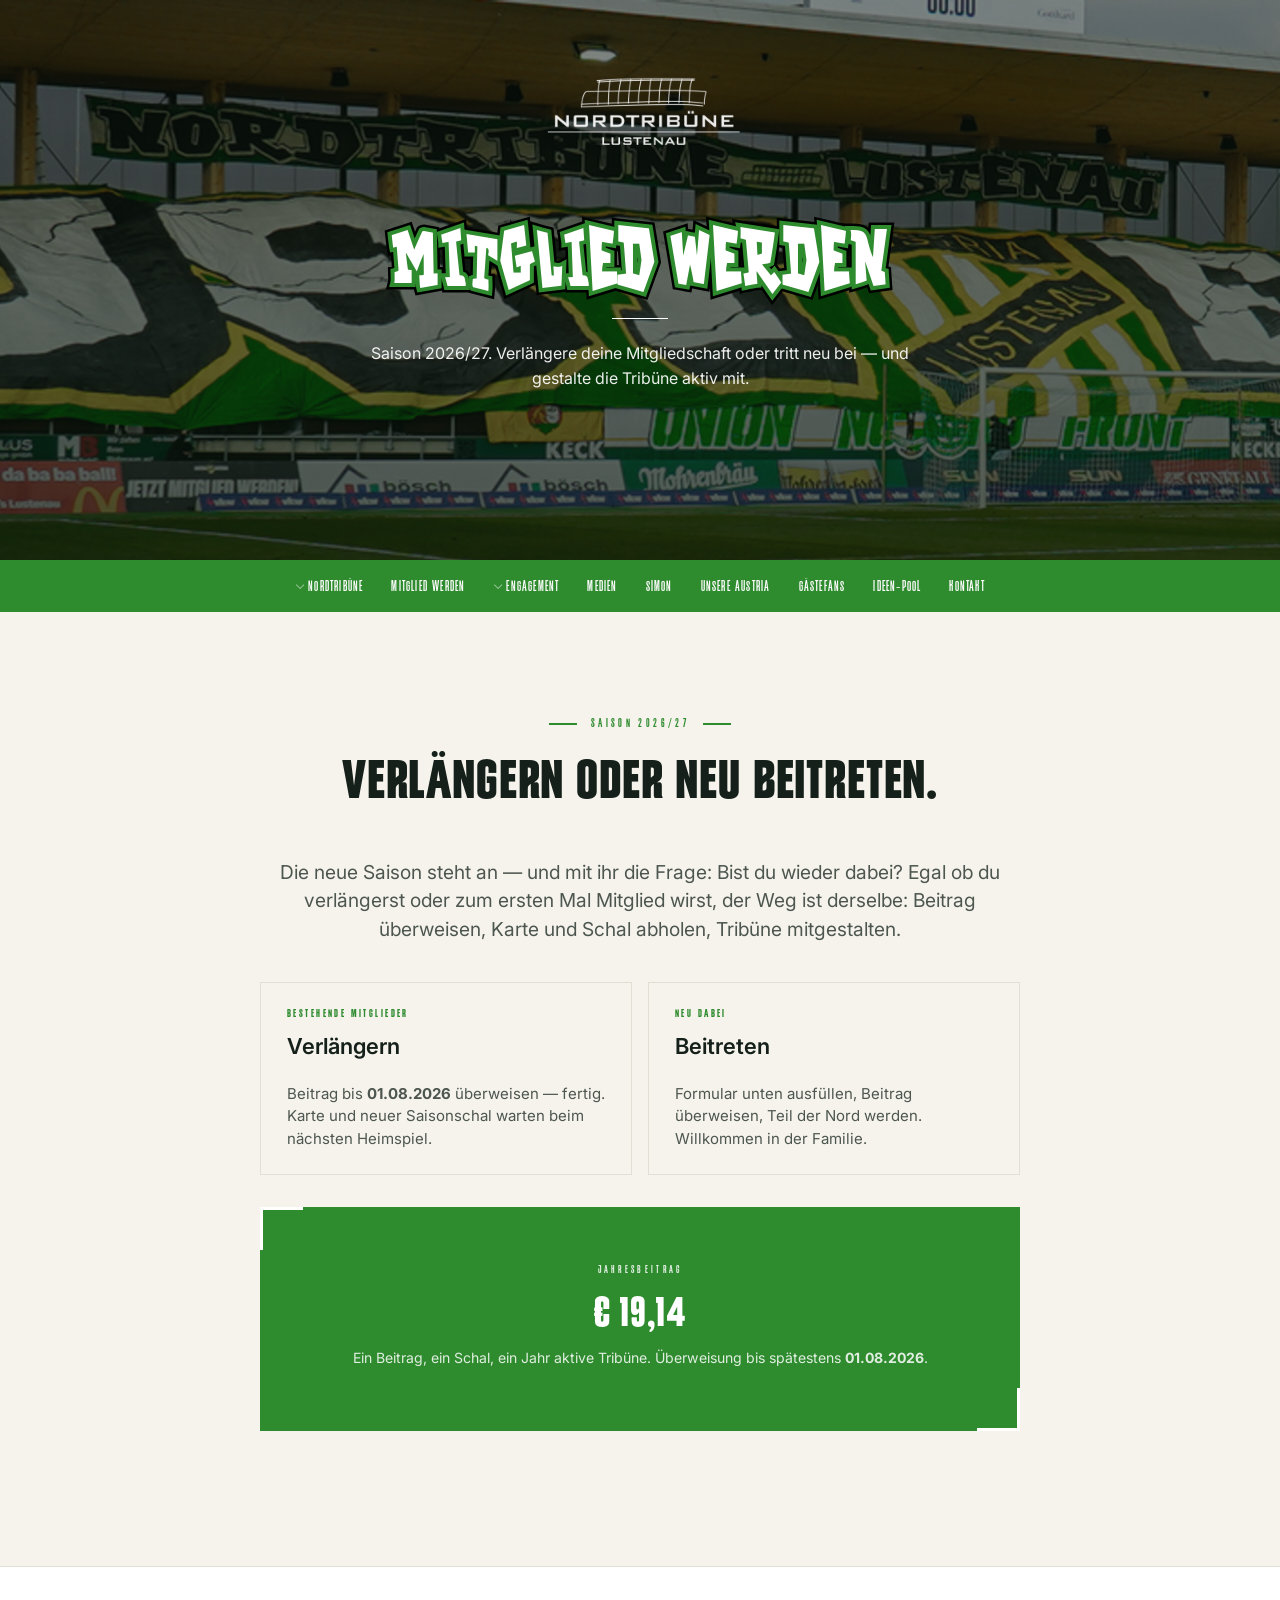
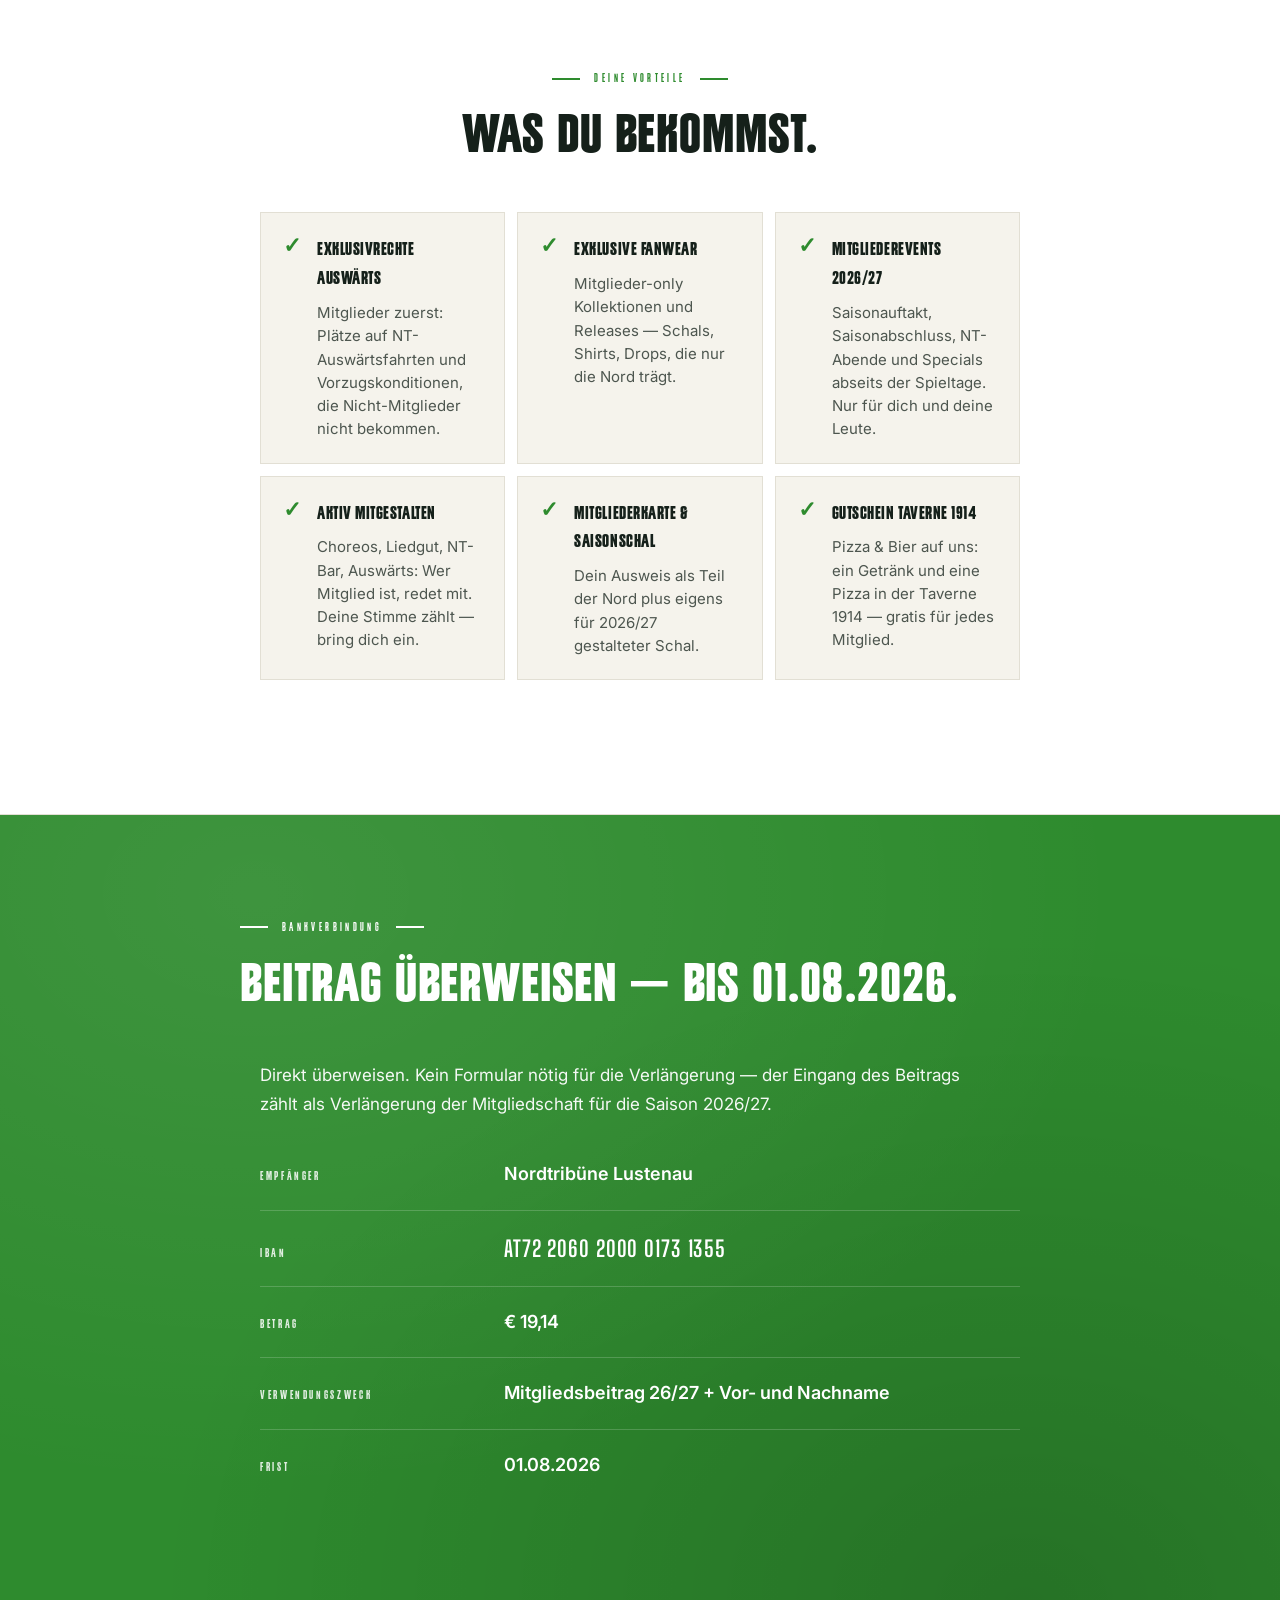
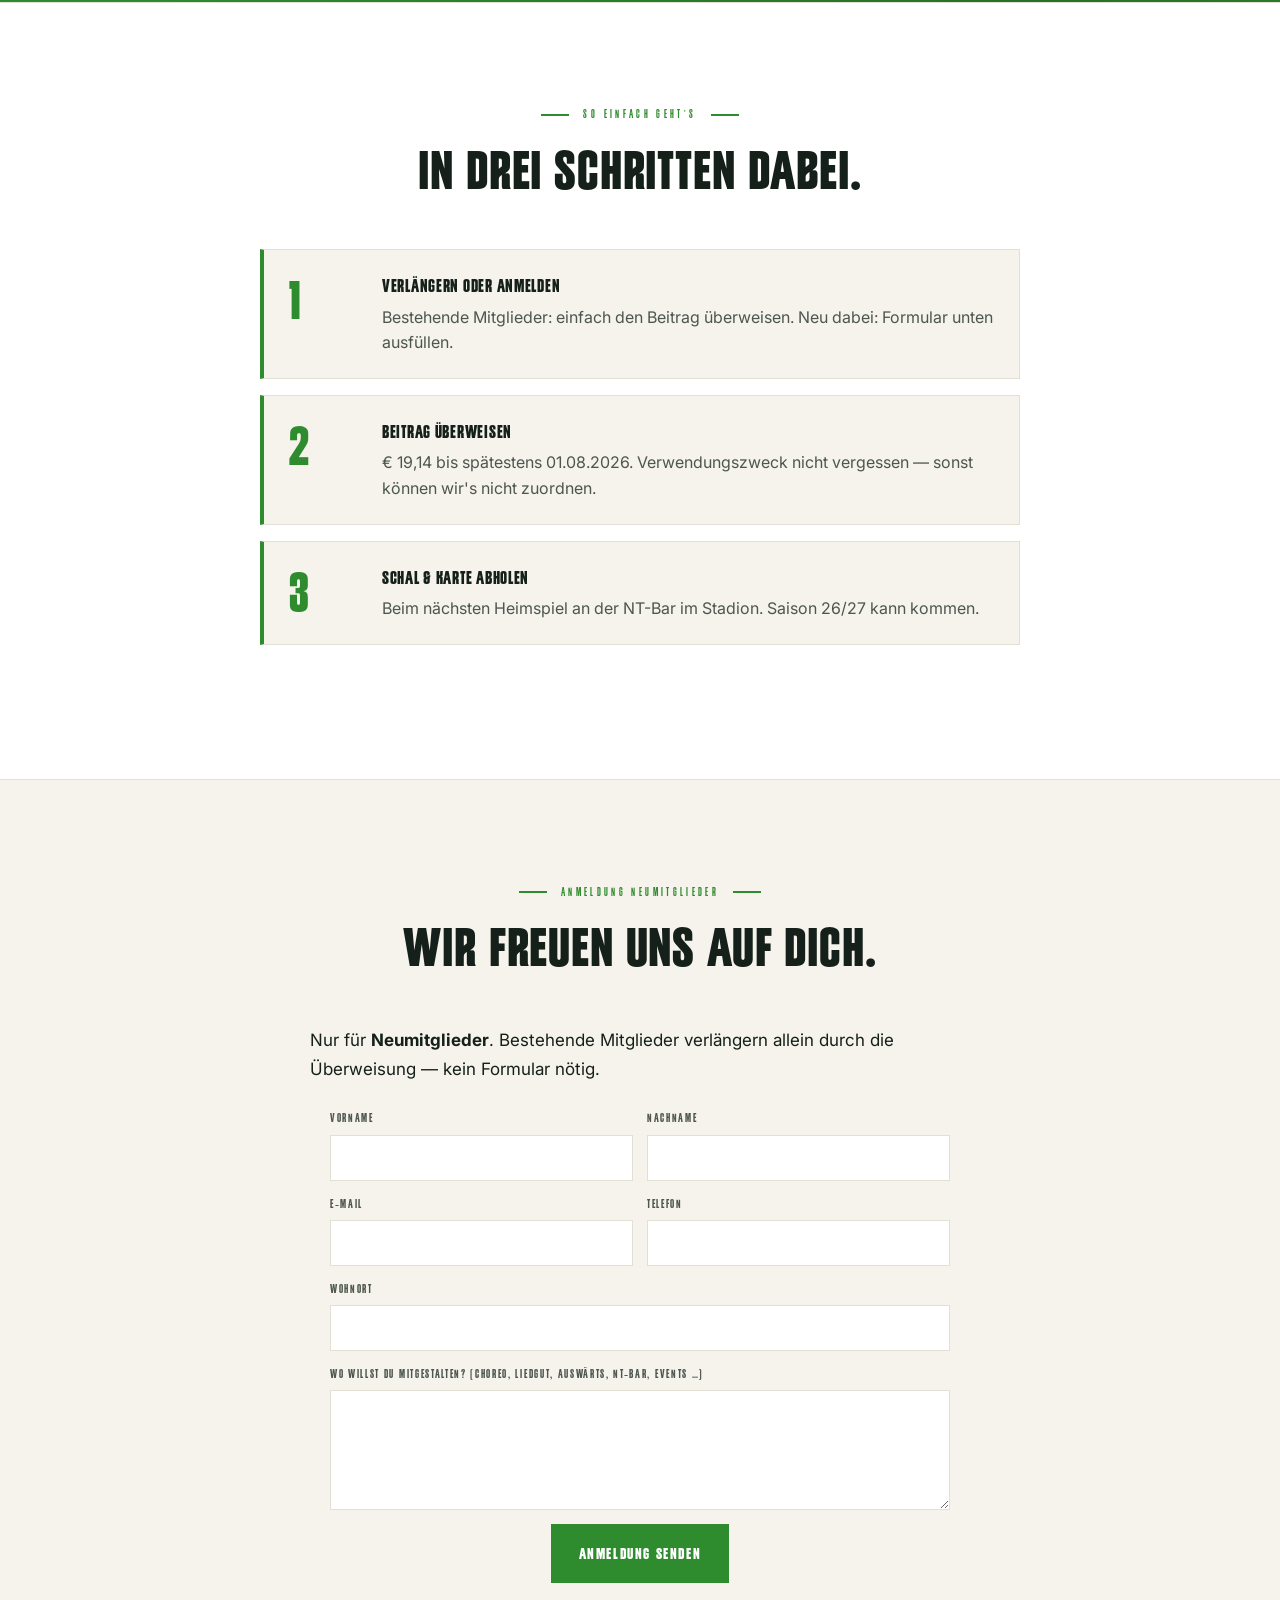
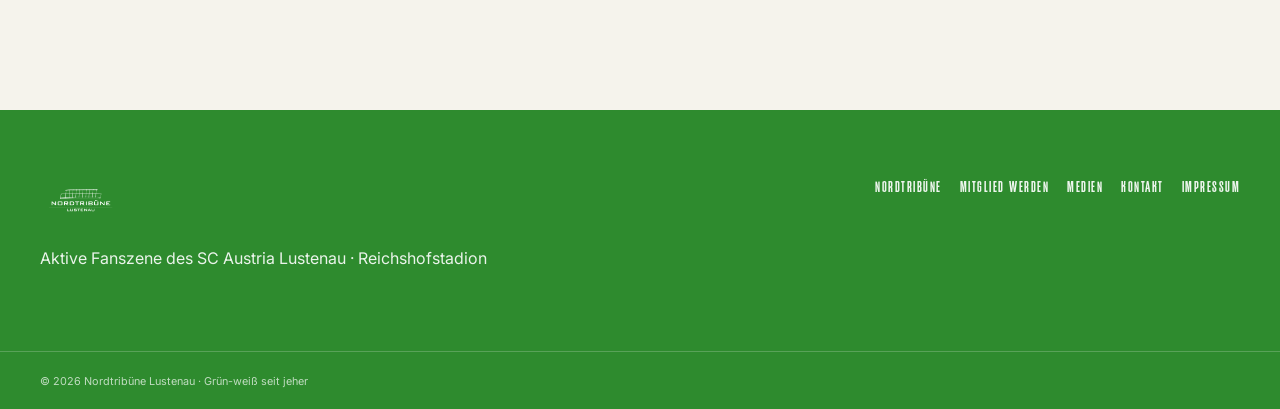
<file: mitglied-werden.html>
<!doctype html>
<html lang="de">
<head>
  <meta charset="utf-8" />
  <meta name="viewport" content="width=device-width, initial-scale=1" />
  <title>Mitglied werden — Nordtribüne Lustenau</title>
  <meta name="description" content="Mitglied werden oder verlängern für die Saison 2026/27 — Nordtribüne Lustenau. Beitrag bis 01.08.2026." />
  <link rel="icon" href="assets/img/logo-nav.png" />
  <link rel="preconnect" href="https://fonts.googleapis.com" />
  <link rel="preconnect" href="https://fonts.gstatic.com" crossorigin />
  <link href="https://fonts.googleapis.com/css2?family=Antonio:wght@500;600;700&family=Big+Shoulders+Display:wght@500;700;800&family=Inter:wght@400;500;600;700&display=swap" rel="stylesheet" />
  <link rel="stylesheet" href="styles.css?v=20260429b" />
</head>
<body>

<a class="skip" href="#main">Zum Inhalt</a>

<header class="site-header" id="top">
  <div class="page-header-banner" role="img" aria-label="Nordtribüne im Reichshofstadion Lustenau">
    <a href="index.html" class="page-header-logo" aria-label="Zur Startseite">
      <img src="assets/img/logo.png" alt="Nordtribüne Lustenau" />
    </a>
    <div class="page-header-content">
      <h1 data-text="Mitglied werden">Mitglied werden</h1>
      <p class="lead">Saison 2026/27. Verlängere deine Mitgliedschaft oder tritt neu bei — und gestalte die Tribüne aktiv mit.</p>
    </div>
  </div>

  <div class="nav-wrap">
    <button class="nav-toggle" aria-label="Menü" aria-expanded="false">
      <span class="burger" aria-hidden="true"><span></span><span></span><span></span></span>
      <em>Menü</em>
    </button>

    <nav class="primary-nav" aria-label="Hauptnavigation">
      <ul>
        <li class="has-sub">
          <a href="nordtribuene.html">Nordtribüne</a>
          <ul class="submenu">
            <li><a href="regeln.html">Regeln</a></li>
            <li><a href="liedgut.html">Liedgut</a></li>
          </ul>
        </li>
        <li><a href="mitglied-werden.html">Mitglied werden</a></li>
        <li class="has-sub">
          <a href="engagement.html">Engagement</a>
          <ul class="submenu">
            <li><a href="nt-bar.html">NT-Bar</a></li>
          </ul>
        </li>
        <li><a href="medien.html">Medien</a></li>
        <li><a href="simon.html">Simon</a></li>
        <li><a href="unsere-austria.html">Unsere Austria</a></li>
        <li><a href="gaestefans.html">Gästefans</a></li>
        <li><a href="ideen-pool.html">Ideen-Pool</a></li>
        <li><a href="kontakt.html">Kontakt</a></li>

      </ul>
    </nav>
  </div>

  <nav class="mobile-nav" aria-label="Mobilnavigation">
    <ul>
      <li><a href="nordtribuene.html">Nordtribüne</a></li>
      <li><a href="regeln.html" class="sub">Regeln</a></li>
      <li><a href="liedgut.html" class="sub">Liedgut</a></li>
      <li><a href="mitglied-werden.html">Mitglied werden</a></li>
      <li><a href="engagement.html">Engagement</a></li>
      <li><a href="nt-bar.html" class="sub">NT-Bar</a></li>
      <li><a href="medien.html">Medien</a></li>
      <li><a href="simon.html">Simon</a></li>
      <li><a href="unsere-austria.html">Unsere Austria</a></li>
      <li><a href="gaestefans.html">Gästefans</a></li>
      <li><a href="ideen-pool.html">Ideen-Pool</a></li>
      <li><a href="kontakt.html">Kontakt</a></li>

    </ul>
  </nav>
</header>

<main id="main" class="page-content">

<section class="page-section">
  <div class="container">
    <header class="ps-head">
      <span class="ps-num">01</span>
      <span class="ps-eyebrow">Saison 2026/27</span>
      <h2>Verlängern oder neu beitreten.</h2>
    </header>
    <div class="ps-body">

      <div class="prose">
        <p class="lede">Die neue Saison steht an — und mit ihr die Frage: Bist du wieder dabei? Egal ob du verlängerst oder zum ersten Mal Mitglied wirst, der Weg ist derselbe: Beitrag überweisen, Karte und Schal abholen, Tribüne mitgestalten.</p>
      </div>

      <div class="info-grid" style="margin-top: 2em;">
        <div class="info-tile">
          <span class="info-tile-label">Bestehende Mitglieder</span>
          <span class="info-tile-value" style="font-size: 22px;">Verlängern</span>
          <p style="margin: 10px 0 0; color: var(--ink-soft); font-size: 15px; line-height: 1.5;">Beitrag bis <strong>01.08.2026</strong> überweisen — fertig. Karte und neuer Saisonschal warten beim nächsten Heimspiel.</p>
        </div>
        <div class="info-tile">
          <span class="info-tile-label">Neu dabei</span>
          <span class="info-tile-value" style="font-size: 22px;">Beitreten</span>
          <p style="margin: 10px 0 0; color: var(--ink-soft); font-size: 15px; line-height: 1.5;">Formular unten ausfüllen, Beitrag überweisen, Teil der Nord werden. Willkommen in der Familie.</p>
        </div>
      </div>

      <div class="highlight" style="margin-top: 2em;">
        <span class="highlight-label">Jahresbeitrag</span>
        <p class="highlight-text">€ 19,14</p>
        <p class="highlight-sub">Ein Beitrag, ein Schal, ein Jahr aktive Tribüne. Überweisung bis spätestens <strong>01.08.2026</strong>.</p>
      </div>

    </div>
  </div>
</section>
<section class="page-section">
  <div class="container">
    <header class="ps-head">
      <span class="ps-num">02</span>
      <span class="ps-eyebrow">Deine Vorteile</span>
      <h2>Was du bekommst.</h2>
    </header>
    <div class="ps-body">

      <ul class="tiles">
        <li class="ok"><strong>Exklusivrechte Auswärts</strong><p>Mitglieder zuerst: Plätze auf NT-Auswärtsfahrten und Vorzugskonditionen, die Nicht-Mitglieder nicht bekommen.</p></li>
        <li class="ok"><strong>Exklusive Fanwear</strong><p>Mitglieder-only Kollektionen und Releases — Schals, Shirts, Drops, die nur die Nord trägt.</p></li>
        <li class="ok"><strong>Mitgliederevents 2026/27</strong><p>Saisonauftakt, Saisonabschluss, NT-Abende und Specials abseits der Spieltage. Nur für dich und deine Leute.</p></li>
        <li class="ok"><strong>Aktiv mitgestalten</strong><p>Choreos, Liedgut, NT-Bar, Auswärts: Wer Mitglied ist, redet mit. Deine Stimme zählt — bring dich ein.</p></li>
        <li class="ok"><strong>Mitgliederkarte & Saisonschal</strong><p>Dein Ausweis als Teil der Nord plus eigens für 2026/27 gestalteter Schal.</p></li>
        <li class="ok"><strong>Gutschein Taverne 1914</strong><p>Pizza & Bier auf uns: ein Getränk und eine Pizza in der Taverne 1914 — gratis für jedes Mitglied.</p></li>
      </ul>

    </div>
  </div>
</section>
<section class="page-section page-section--green page-section--align-left">
  <div class="container">
    <header class="ps-head">
      <span class="ps-num">03</span>
      <span class="ps-eyebrow">Bankverbindung</span>
      <h2>Beitrag überweisen — bis 01.08.2026.</h2>
    </header>
    <div class="ps-body">

      <div class="prose" style="max-width: 65ch; margin: 0 0 2.5em;">
        <p>Direkt überweisen. Kein Formular nötig für die Verlängerung — der Eingang des Beitrags zählt als Verlängerung der Mitgliedschaft für die Saison 2026/27.</p>
      </div>

      <dl class="payment-list">
        <div class="payment-row">
          <dt>Empfänger</dt>
          <dd>Nordtribüne Lustenau</dd>
        </div>
        <div class="payment-row">
          <dt>IBAN</dt>
          <dd class="iban">AT72 2060 2000 0173 1355</dd>
        </div>
        <div class="payment-row">
          <dt>Betrag</dt>
          <dd>€ 19,14</dd>
        </div>
        <div class="payment-row">
          <dt>Verwendungszweck</dt>
          <dd>Mitgliedsbeitrag 26/27 + Vor- und Nachname</dd>
        </div>
        <div class="payment-row">
          <dt>Frist</dt>
          <dd>01.08.2026</dd>
        </div>
      </dl>

    </div>
  </div>
</section>
<section class="page-section">
  <div class="container">
    <header class="ps-head">
      <span class="ps-num">04</span>
      <span class="ps-eyebrow">So einfach geht's</span>
      <h2>In drei Schritten dabei.</h2>
    </header>
    <div class="ps-body">

      <ol class="steps">
        <li><div><strong>Verlängern oder anmelden</strong><p>Bestehende Mitglieder: einfach den Beitrag überweisen. Neu dabei: Formular unten ausfüllen.</p></div></li>
        <li><div><strong>Beitrag überweisen</strong><p>€ 19,14 bis spätestens 01.08.2026. Verwendungszweck nicht vergessen — sonst können wir's nicht zuordnen.</p></div></li>
        <li><div><strong>Schal & Karte abholen</strong><p>Beim nächsten Heimspiel an der NT-Bar im Stadion. Saison 26/27 kann kommen.</p></div></li>
      </ol>

    </div>
  </div>
</section>
<section class="page-section">
  <div class="container">
    <header class="ps-head">
      <span class="ps-num">05</span>
      <span class="ps-eyebrow">Anmeldung Neumitglieder</span>
      <h2>Wir freuen uns auf dich.</h2>
    </header>
    <div class="ps-body">

      <div class="prose" style="max-width: 60ch; margin: 0 auto 1.5em; text-align: center;">
        <p>Nur für <strong>Neumitglieder</strong>. Bestehende Mitglieder verlängern allein durch die Überweisung — kein Formular nötig.</p>
      </div>

      <form class="form" onsubmit="event.preventDefault(); alert('Danke für deine Anmeldung! Wir melden uns.')">
        <div class="form-row">
          <div class="form-field">
            <label for="vn">Vorname</label>
            <input id="vn" type="text" required />
          </div>
          <div class="form-field">
            <label for="nn">Nachname</label>
            <input id="nn" type="text" required />
          </div>
        </div>
        <div class="form-row">
          <div class="form-field">
            <label for="em">E-Mail</label>
            <input id="em" type="email" required />
          </div>
          <div class="form-field">
            <label for="tel">Telefon</label>
            <input id="tel" type="tel" />
          </div>
        </div>
        <div class="form-field">
          <label for="ort">Wohnort</label>
          <input id="ort" type="text" />
        </div>
        <div class="form-field">
          <label for="int">Wo willst du mitgestalten? (Choreo, Liedgut, Auswärts, NT-Bar, Events …)</label>
          <textarea id="int" rows="3"></textarea>
        </div>
        <button class="btn" type="submit">Anmeldung senden</button>
      </form>

    </div>
  </div>
</section>
</main>

<footer class="site-footer">
  <div class="container footer-inner">
    <div>
      <img src="assets/img/logo-nav.png" alt="Nordtribüne Lustenau" class="footer-logo" />
      <p>Aktive Fanszene des SC Austria Lustenau · Reichshofstadion</p>
    </div>
    <nav aria-label="Footer">
      <ul>
        <li><a href="nordtribuene.html">Nordtribüne</a></li>
        <li><a href="mitglied-werden.html">Mitglied werden</a></li>
        <li><a href="medien.html">Medien</a></li>
        <li><a href="kontakt.html">Kontakt</a></li>
        <li><a href="impressum.html">Impressum</a></li>
      </ul>
    </nav>
  </div>
  <div class="footer-bottom">
    <div class="container">
      <small>© <span id="year"></span> Nordtribüne Lustenau · Grün-weiß seit jeher</small>
    </div>
  </div>
</footer>

<script>
  document.getElementById('year').textContent = new Date().getFullYear();
  const toggle = document.querySelector('.nav-toggle');
  const mnav = document.querySelector('.mobile-nav');
  toggle.addEventListener('click', () => {
    const open = mnav.classList.toggle('open');
    toggle.classList.toggle('is-open', open);
    toggle.setAttribute('aria-expanded', open);
    document.body.classList.toggle('nav-open', open);
  });
  document.querySelectorAll('.mobile-nav a').forEach(a => {
    a.addEventListener('click', () => {
      mnav.classList.remove('open');
      toggle.classList.remove('is-open');
      toggle.setAttribute('aria-expanded', 'false');
      document.body.classList.remove('nav-open');
    });
  });
</script>

</body>
</html>
</file>
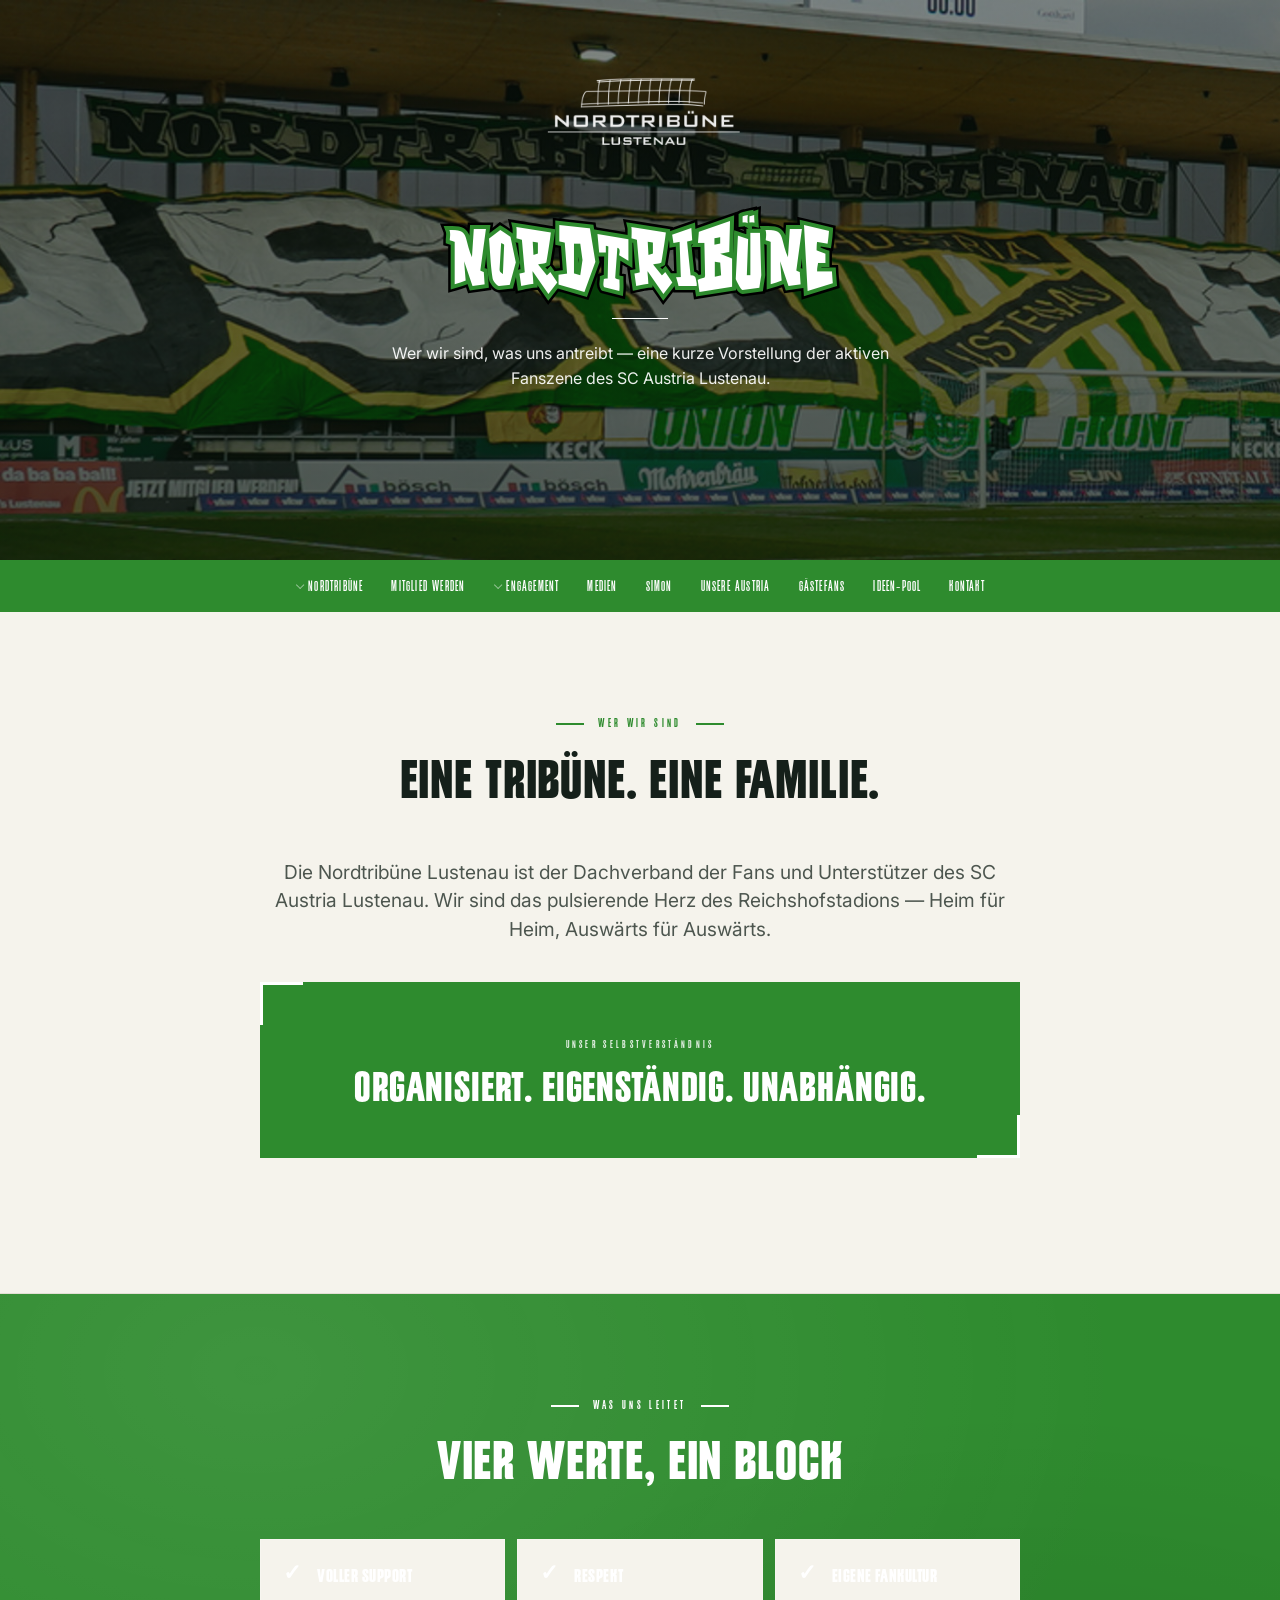
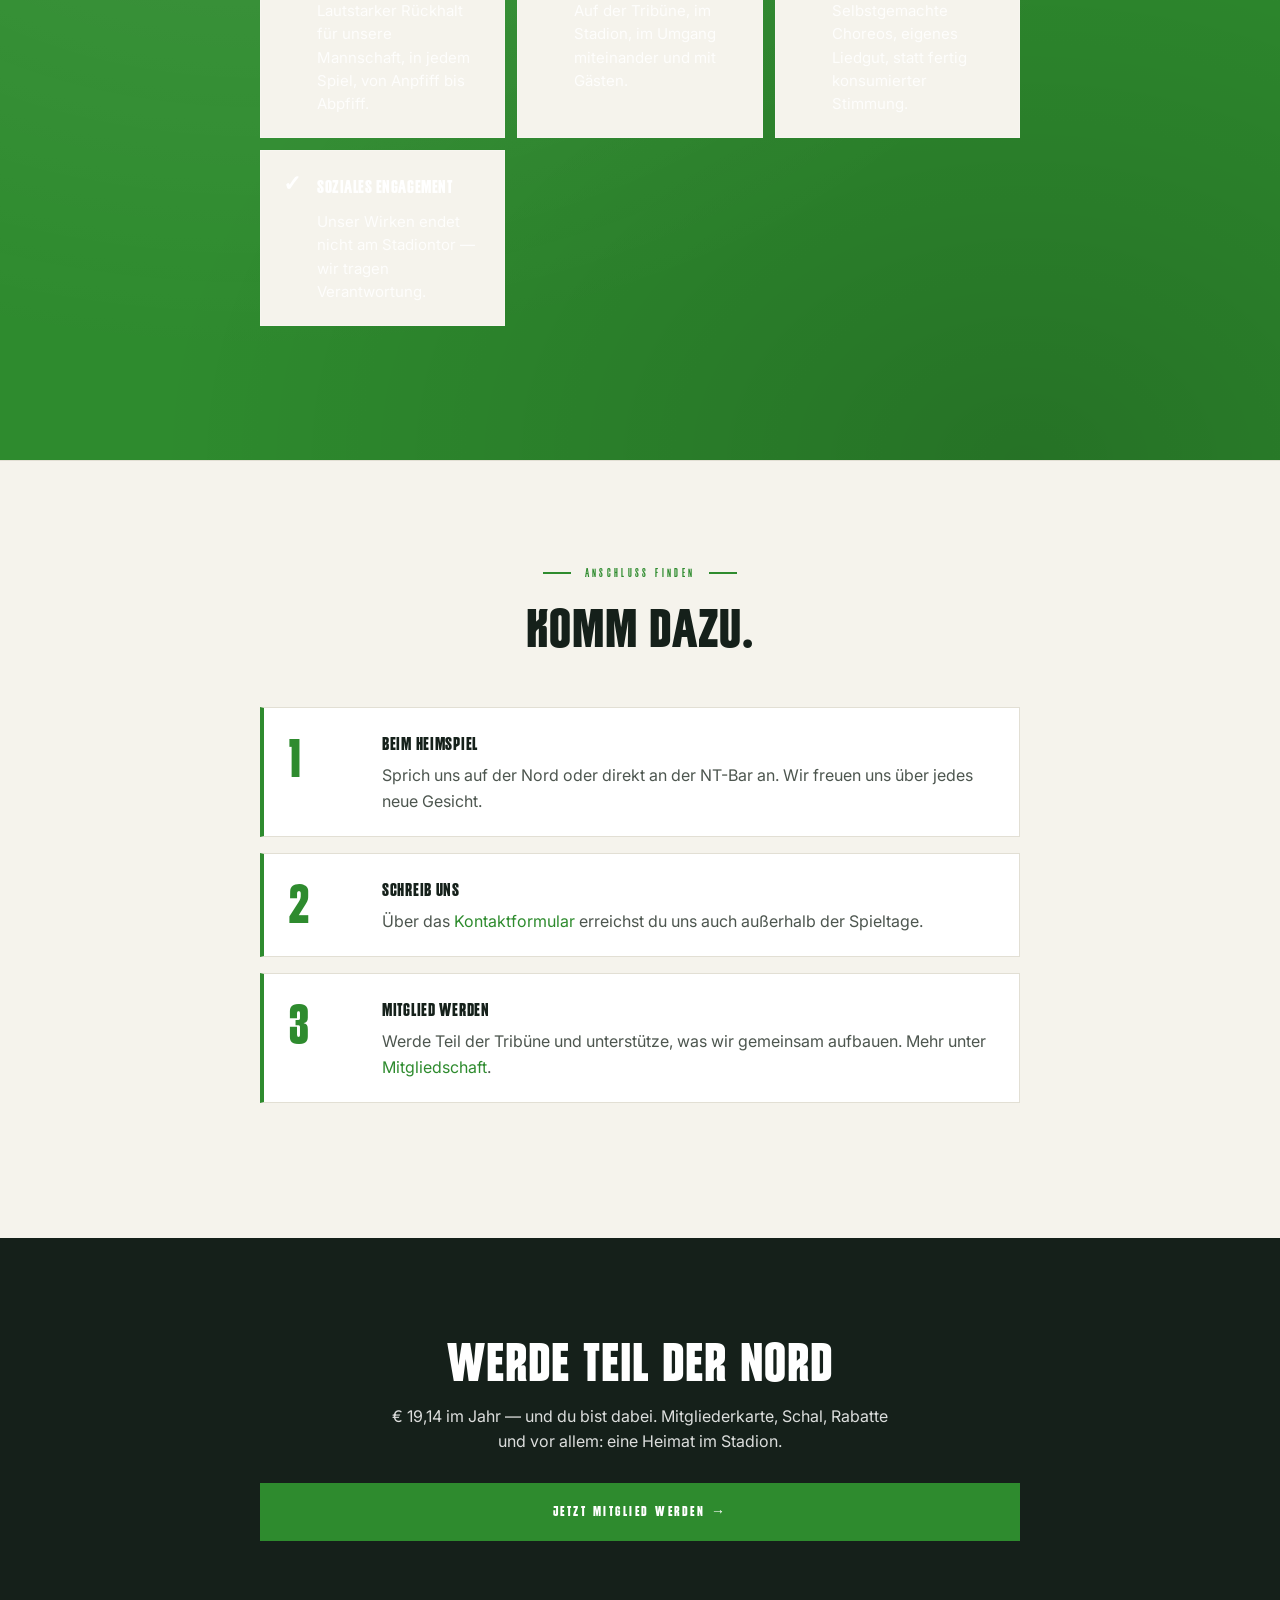
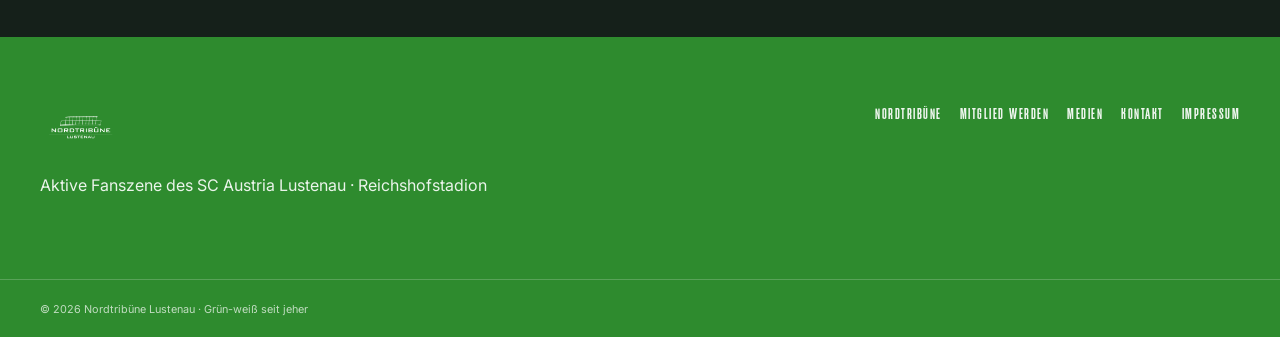
<file: nordtribuene.html>
<!doctype html>
<html lang="de">
<head>
  <meta charset="utf-8" />
  <meta name="viewport" content="width=device-width, initial-scale=1" />
  <title>Nordtribüne — Nordtribüne Lustenau</title>
  <meta name="description" content="Die Nordtribüne Lustenau – aktive Fanszene des SC Austria Lustenau." />
  <link rel="icon" href="assets/img/logo-nav.png" />
  <link rel="preconnect" href="https://fonts.googleapis.com" />
  <link rel="preconnect" href="https://fonts.gstatic.com" crossorigin />
  <link href="https://fonts.googleapis.com/css2?family=Antonio:wght@500;600;700&family=Big+Shoulders+Display:wght@500;700;800&family=Inter:wght@400;500;600;700&display=swap" rel="stylesheet" />
  <link rel="stylesheet" href="styles.css" />
</head>
<body>

<a class="skip" href="#main">Zum Inhalt</a>

<header class="site-header" id="top">
  <div class="page-header-banner" role="img" aria-label="Nordtribüne im Reichshofstadion Lustenau">
    <a href="index.html" class="page-header-logo" aria-label="Zur Startseite">
      <img src="assets/img/logo.png" alt="Nordtribüne Lustenau" />
    </a>
    <div class="page-header-content">
      <h1 data-text="Nordtribüne">Nordtribüne</h1>
      <p class="lead">Wer wir sind, was uns antreibt — eine kurze Vorstellung der aktiven Fanszene des SC Austria Lustenau.</p>
    </div>
  </div>

  <div class="nav-wrap">
    <button class="nav-toggle" aria-label="Menü" aria-expanded="false">
      <span class="burger" aria-hidden="true"><span></span><span></span><span></span></span>
      <em>Menü</em>
    </button>

    <nav class="primary-nav" aria-label="Hauptnavigation">
      <ul>
        <li class="has-sub">
          <a href="nordtribuene.html">Nordtribüne</a>
          <ul class="submenu">
            <li><a href="regeln.html">Regeln</a></li>
            <li><a href="liedgut.html">Liedgut</a></li>
          </ul>
        </li>
        <li><a href="mitglied-werden.html">Mitglied werden</a></li>
        <li class="has-sub">
          <a href="engagement.html">Engagement</a>
          <ul class="submenu">
            <li><a href="nt-bar.html">NT-Bar</a></li>
          </ul>
        </li>
        <li><a href="medien.html">Medien</a></li>
        <li><a href="simon.html">Simon</a></li>
        <li><a href="unsere-austria.html">Unsere Austria</a></li>
        <li><a href="gaestefans.html">Gästefans</a></li>
        <li><a href="ideen-pool.html">Ideen-Pool</a></li>
        <li><a href="kontakt.html">Kontakt</a></li>

      </ul>
    </nav>
  </div>

  <nav class="mobile-nav" aria-label="Mobilnavigation">
    <ul>
      <li><a href="nordtribuene.html">Nordtribüne</a></li>
      <li><a href="regeln.html" class="sub">Regeln</a></li>
      <li><a href="liedgut.html" class="sub">Liedgut</a></li>
      <li><a href="mitglied-werden.html">Mitglied werden</a></li>
      <li><a href="engagement.html">Engagement</a></li>
      <li><a href="nt-bar.html" class="sub">NT-Bar</a></li>
      <li><a href="medien.html">Medien</a></li>
      <li><a href="simon.html">Simon</a></li>
      <li><a href="unsere-austria.html">Unsere Austria</a></li>
      <li><a href="gaestefans.html">Gästefans</a></li>
      <li><a href="ideen-pool.html">Ideen-Pool</a></li>
      <li><a href="kontakt.html">Kontakt</a></li>

    </ul>
  </nav>
</header>

<main id="main" class="page-content">

<section class="page-section">
  <div class="container">
    <header class="ps-head">
      <span class="ps-num">01</span>
      <span class="ps-eyebrow">Wer wir sind</span>
      <h2>Eine Tribüne. Eine Familie.</h2>
    </header>
    <div class="ps-body">

      <div class="prose">
        <p class="lede">Die Nordtribüne Lustenau ist der Dachverband der Fans und Unterstützer des SC Austria Lustenau. Wir sind das pulsierende Herz des Reichshofstadions — Heim für Heim, Auswärts für Auswärts.</p>
      </div>
      <div class="highlight">
        <span class="highlight-label">Unser Selbstverständnis</span>
        <p class="highlight-text">Organisiert. Eigenständig. Unabhängig.</p>
      </div>

    </div>
  </div>
</section>
<section class="page-section page-section--green">
  <div class="container">
    <header class="ps-head">
      <span class="ps-num">02</span>
      <span class="ps-eyebrow">Was uns leitet</span>
      <h2>Vier Werte, ein Block</h2>
    </header>
    <div class="ps-body">

      <ul class="tiles">
        <li class="ok"><strong>Voller Support</strong><p>Lautstarker Rückhalt für unsere Mannschaft, in jedem Spiel, von Anpfiff bis Abpfiff.</p></li>
        <li class="ok"><strong>Respekt</strong><p>Auf der Tribüne, im Stadion, im Umgang miteinander und mit Gästen.</p></li>
        <li class="ok"><strong>Eigene Fankultur</strong><p>Selbstgemachte Choreos, eigenes Liedgut, statt fertig konsumierter Stimmung.</p></li>
        <li class="ok"><strong>Soziales Engagement</strong><p>Unser Wirken endet nicht am Stadiontor — wir tragen Verantwortung.</p></li>
      </ul>

    </div>
  </div>
</section>
<section class="page-section">
  <div class="container">
    <header class="ps-head">
      <span class="ps-num">03</span>
      <span class="ps-eyebrow">Anschluss finden</span>
      <h2>Komm dazu.</h2>
    </header>
    <div class="ps-body">

      <ol class="steps">
        <li><div><strong>Beim Heimspiel</strong><p>Sprich uns auf der Nord oder direkt an der NT-Bar an. Wir freuen uns über jedes neue Gesicht.</p></div></li>
        <li><div><strong>Schreib uns</strong><p>Über das <a href="kontakt.html">Kontaktformular</a> erreichst du uns auch außerhalb der Spieltage.</p></div></li>
        <li><div><strong>Mitglied werden</strong><p>Werde Teil der Tribüne und unterstütze, was wir gemeinsam aufbauen. Mehr unter <a href="mitglied-werden.html">Mitgliedschaft</a>.</p></div></li>
      </ol>

    </div>
  </div>
</section>
<section class="page-cta">
  <div class="container">
    <h2>Werde Teil der Nord</h2>
    <p>€ 19,14 im Jahr — und du bist dabei. Mitgliederkarte, Schal, Rabatte und vor allem: eine Heimat im Stadion.</p>
    <a href="mitglied-werden.html" class="btn">Jetzt Mitglied werden →</a>
  </div>
</section>
</main>

<footer class="site-footer">
  <div class="container footer-inner">
    <div>
      <img src="assets/img/logo-nav.png" alt="Nordtribüne Lustenau" class="footer-logo" />
      <p>Aktive Fanszene des SC Austria Lustenau · Reichshofstadion</p>
    </div>
    <nav aria-label="Footer">
      <ul>
        <li><a href="nordtribuene.html">Nordtribüne</a></li>
        <li><a href="mitglied-werden.html">Mitglied werden</a></li>
        <li><a href="medien.html">Medien</a></li>
        <li><a href="kontakt.html">Kontakt</a></li>
        <li><a href="impressum.html">Impressum</a></li>
      </ul>
    </nav>
  </div>
  <div class="footer-bottom">
    <div class="container">
      <small>© <span id="year"></span> Nordtribüne Lustenau · Grün-weiß seit jeher</small>
    </div>
  </div>
</footer>

<script>
  document.getElementById('year').textContent = new Date().getFullYear();
  const toggle = document.querySelector('.nav-toggle');
  const mnav = document.querySelector('.mobile-nav');
  toggle.addEventListener('click', () => {
    const open = mnav.classList.toggle('open');
    toggle.classList.toggle('is-open', open);
    toggle.setAttribute('aria-expanded', open);
    document.body.classList.toggle('nav-open', open);
  });
  document.querySelectorAll('.mobile-nav a').forEach(a => {
    a.addEventListener('click', () => {
      mnav.classList.remove('open');
      toggle.classList.remove('is-open');
      toggle.setAttribute('aria-expanded', 'false');
      document.body.classList.remove('nav-open');
    });
  });
</script>

</body>
</html>
</file>
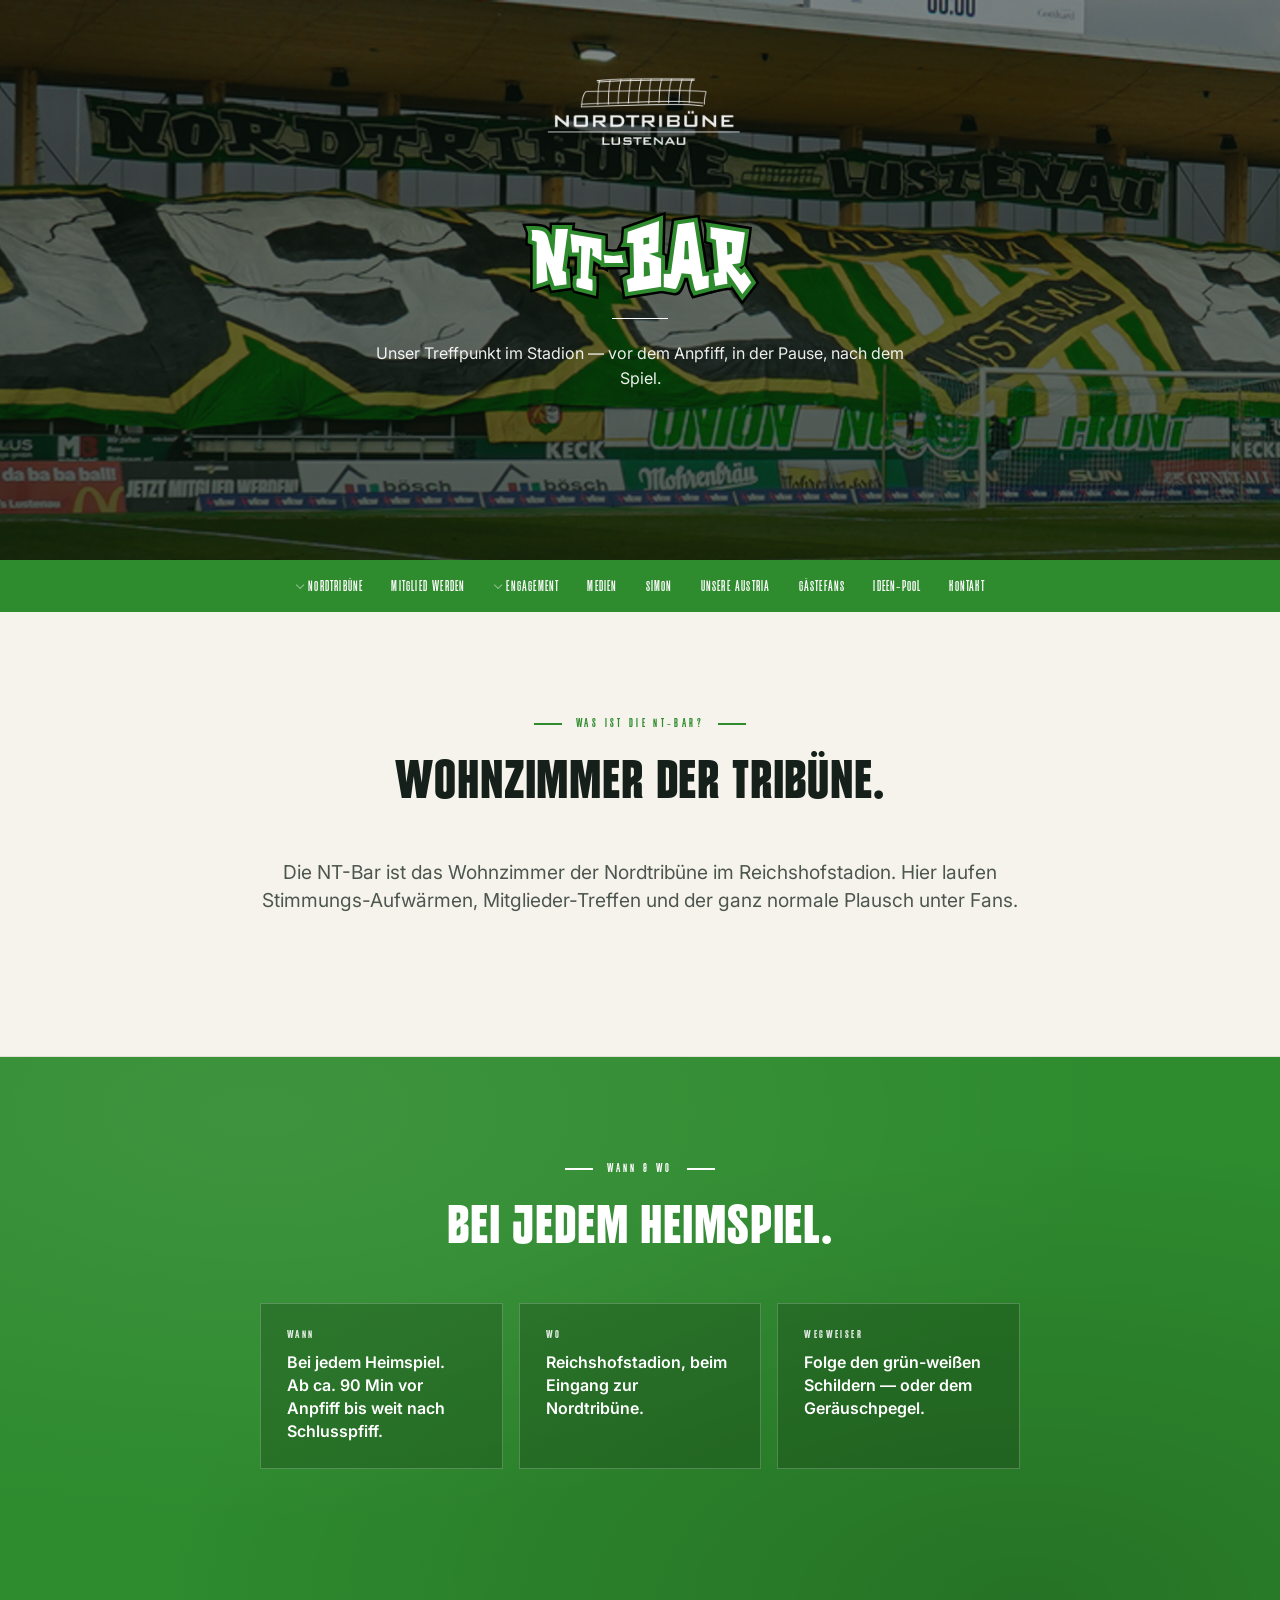
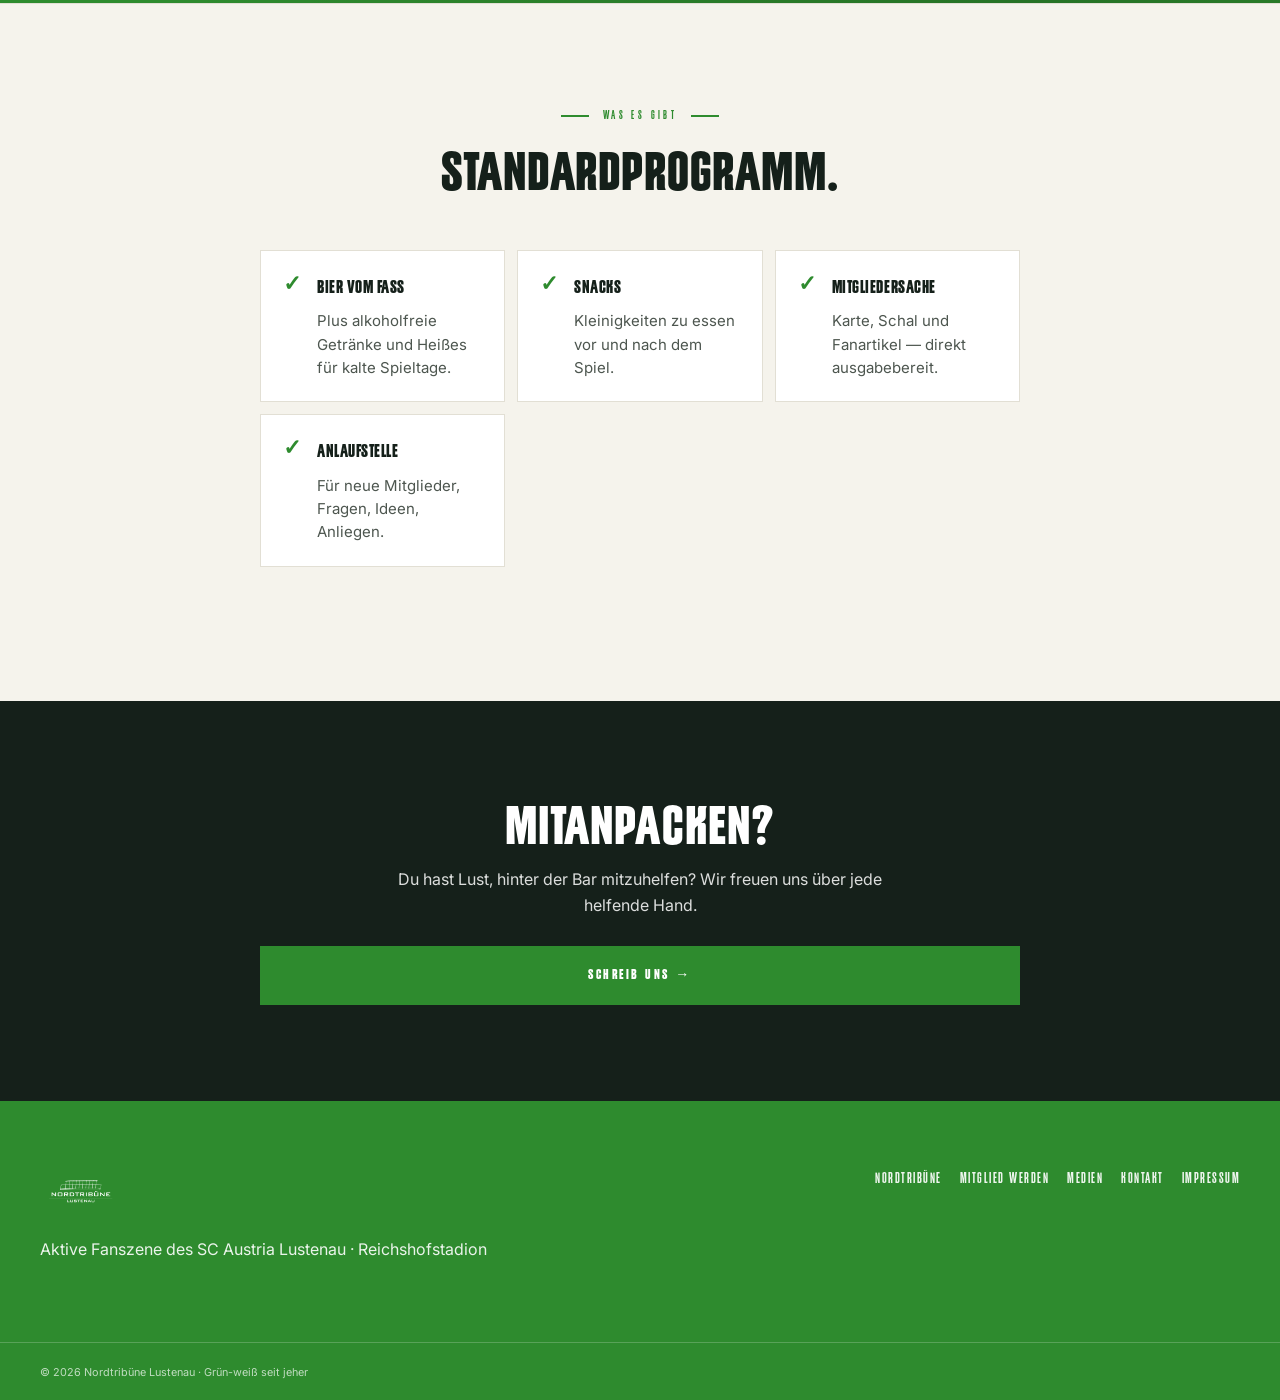
<file: nt-bar.html>
<!doctype html>
<html lang="de">
<head>
  <meta charset="utf-8" />
  <meta name="viewport" content="width=device-width, initial-scale=1" />
  <title>NT-Bar — Nordtribüne Lustenau</title>
  <meta name="description" content="Die NT-Bar – Treffpunkt der Nordtribüne im Reichshofstadion." />
  <link rel="icon" href="assets/img/logo-nav.png" />
  <link rel="preconnect" href="https://fonts.googleapis.com" />
  <link rel="preconnect" href="https://fonts.gstatic.com" crossorigin />
  <link href="https://fonts.googleapis.com/css2?family=Antonio:wght@500;600;700&family=Big+Shoulders+Display:wght@500;700;800&family=Inter:wght@400;500;600;700&display=swap" rel="stylesheet" />
  <link rel="stylesheet" href="styles.css" />
</head>
<body>

<a class="skip" href="#main">Zum Inhalt</a>

<header class="site-header" id="top">
  <div class="page-header-banner" role="img" aria-label="Nordtribüne im Reichshofstadion Lustenau">
    <a href="index.html" class="page-header-logo" aria-label="Zur Startseite">
      <img src="assets/img/logo.png" alt="Nordtribüne Lustenau" />
    </a>
    <div class="page-header-content">
      <h1 data-text="NT-Bar">NT-Bar</h1>
      <p class="lead">Unser Treffpunkt im Stadion — vor dem Anpfiff, in der Pause, nach dem Spiel.</p>
    </div>
  </div>

  <div class="nav-wrap">
    <button class="nav-toggle" aria-label="Menü" aria-expanded="false">
      <span class="burger" aria-hidden="true"><span></span><span></span><span></span></span>
      <em>Menü</em>
    </button>

    <nav class="primary-nav" aria-label="Hauptnavigation">
      <ul>
        <li class="has-sub">
          <a href="nordtribuene.html">Nordtribüne</a>
          <ul class="submenu">
            <li><a href="regeln.html">Regeln</a></li>
            <li><a href="liedgut.html">Liedgut</a></li>
          </ul>
        </li>
        <li><a href="mitglied-werden.html">Mitglied werden</a></li>
        <li class="has-sub">
          <a href="engagement.html">Engagement</a>
          <ul class="submenu">
            <li><a href="nt-bar.html">NT-Bar</a></li>
          </ul>
        </li>
        <li><a href="medien.html">Medien</a></li>
        <li><a href="simon.html">Simon</a></li>
        <li><a href="unsere-austria.html">Unsere Austria</a></li>
        <li><a href="gaestefans.html">Gästefans</a></li>
        <li><a href="ideen-pool.html">Ideen-Pool</a></li>
        <li><a href="kontakt.html">Kontakt</a></li>

      </ul>
    </nav>
  </div>

  <nav class="mobile-nav" aria-label="Mobilnavigation">
    <ul>
      <li><a href="nordtribuene.html">Nordtribüne</a></li>
      <li><a href="regeln.html" class="sub">Regeln</a></li>
      <li><a href="liedgut.html" class="sub">Liedgut</a></li>
      <li><a href="mitglied-werden.html">Mitglied werden</a></li>
      <li><a href="engagement.html">Engagement</a></li>
      <li><a href="nt-bar.html" class="sub">NT-Bar</a></li>
      <li><a href="medien.html">Medien</a></li>
      <li><a href="simon.html">Simon</a></li>
      <li><a href="unsere-austria.html">Unsere Austria</a></li>
      <li><a href="gaestefans.html">Gästefans</a></li>
      <li><a href="ideen-pool.html">Ideen-Pool</a></li>
      <li><a href="kontakt.html">Kontakt</a></li>

    </ul>
  </nav>
</header>

<main id="main" class="page-content">

<section class="page-section">
  <div class="container">
    <header class="ps-head">
      <span class="ps-num">01</span>
      <span class="ps-eyebrow">Was ist die NT-Bar?</span>
      <h2>Wohnzimmer der Tribüne.</h2>
    </header>
    <div class="ps-body">

      <div class="prose">
        <p class="lede">Die NT-Bar ist das Wohnzimmer der Nordtribüne im Reichshofstadion. Hier laufen Stimmungs-Aufwärmen, Mitglieder-Treffen und der ganz normale Plausch unter Fans.</p>
      </div>

    </div>
  </div>
</section>
<section class="page-section page-section--green">
  <div class="container">
    <header class="ps-head">
      <span class="ps-num">02</span>
      <span class="ps-eyebrow">Wann & wo</span>
      <h2>Bei jedem Heimspiel.</h2>
    </header>
    <div class="ps-body">

      <div class="info-grid">
        <div class="info-tile">
          <span class="info-tile-label">Wann</span>
          <span class="info-tile-value">Bei jedem Heimspiel.<br/>Ab ca. 90 Min vor Anpfiff bis weit nach Schlusspfiff.</span>
        </div>
        <div class="info-tile">
          <span class="info-tile-label">Wo</span>
          <span class="info-tile-value">Reichshofstadion, beim Eingang zur Nordtribüne.</span>
        </div>
        <div class="info-tile">
          <span class="info-tile-label">Wegweiser</span>
          <span class="info-tile-value">Folge den grün-weißen Schildern — oder dem Geräuschpegel.</span>
        </div>
      </div>

    </div>
  </div>
</section>
<section class="page-section">
  <div class="container">
    <header class="ps-head">
      <span class="ps-num">03</span>
      <span class="ps-eyebrow">Was es gibt</span>
      <h2>Standardprogramm.</h2>
    </header>
    <div class="ps-body">

      <ul class="tiles">
        <li class="ok"><strong>Bier vom Fass</strong><p>Plus alkoholfreie Getränke und Heißes für kalte Spieltage.</p></li>
        <li class="ok"><strong>Snacks</strong><p>Kleinigkeiten zu essen vor und nach dem Spiel.</p></li>
        <li class="ok"><strong>Mitgliedersache</strong><p>Karte, Schal und Fanartikel — direkt ausgabebereit.</p></li>
        <li class="ok"><strong>Anlaufstelle</strong><p>Für neue Mitglieder, Fragen, Ideen, Anliegen.</p></li>
      </ul>

    </div>
  </div>
</section>
<section class="page-cta">
  <div class="container">
    <h2>Mitanpacken?</h2>
    <p>Du hast Lust, hinter der Bar mitzuhelfen? Wir freuen uns über jede helfende Hand.</p>
    <a href="kontakt.html" class="btn">Schreib uns →</a>
  </div>
</section>
</main>

<footer class="site-footer">
  <div class="container footer-inner">
    <div>
      <img src="assets/img/logo-nav.png" alt="Nordtribüne Lustenau" class="footer-logo" />
      <p>Aktive Fanszene des SC Austria Lustenau · Reichshofstadion</p>
    </div>
    <nav aria-label="Footer">
      <ul>
        <li><a href="nordtribuene.html">Nordtribüne</a></li>
        <li><a href="mitglied-werden.html">Mitglied werden</a></li>
        <li><a href="medien.html">Medien</a></li>
        <li><a href="kontakt.html">Kontakt</a></li>
        <li><a href="impressum.html">Impressum</a></li>
      </ul>
    </nav>
  </div>
  <div class="footer-bottom">
    <div class="container">
      <small>© <span id="year"></span> Nordtribüne Lustenau · Grün-weiß seit jeher</small>
    </div>
  </div>
</footer>

<script>
  document.getElementById('year').textContent = new Date().getFullYear();
  const toggle = document.querySelector('.nav-toggle');
  const mnav = document.querySelector('.mobile-nav');
  toggle.addEventListener('click', () => {
    const open = mnav.classList.toggle('open');
    toggle.classList.toggle('is-open', open);
    toggle.setAttribute('aria-expanded', open);
    document.body.classList.toggle('nav-open', open);
  });
  document.querySelectorAll('.mobile-nav a').forEach(a => {
    a.addEventListener('click', () => {
      mnav.classList.remove('open');
      toggle.classList.remove('is-open');
      toggle.setAttribute('aria-expanded', 'false');
      document.body.classList.remove('nav-open');
    });
  });
</script>

</body>
</html>
</file>
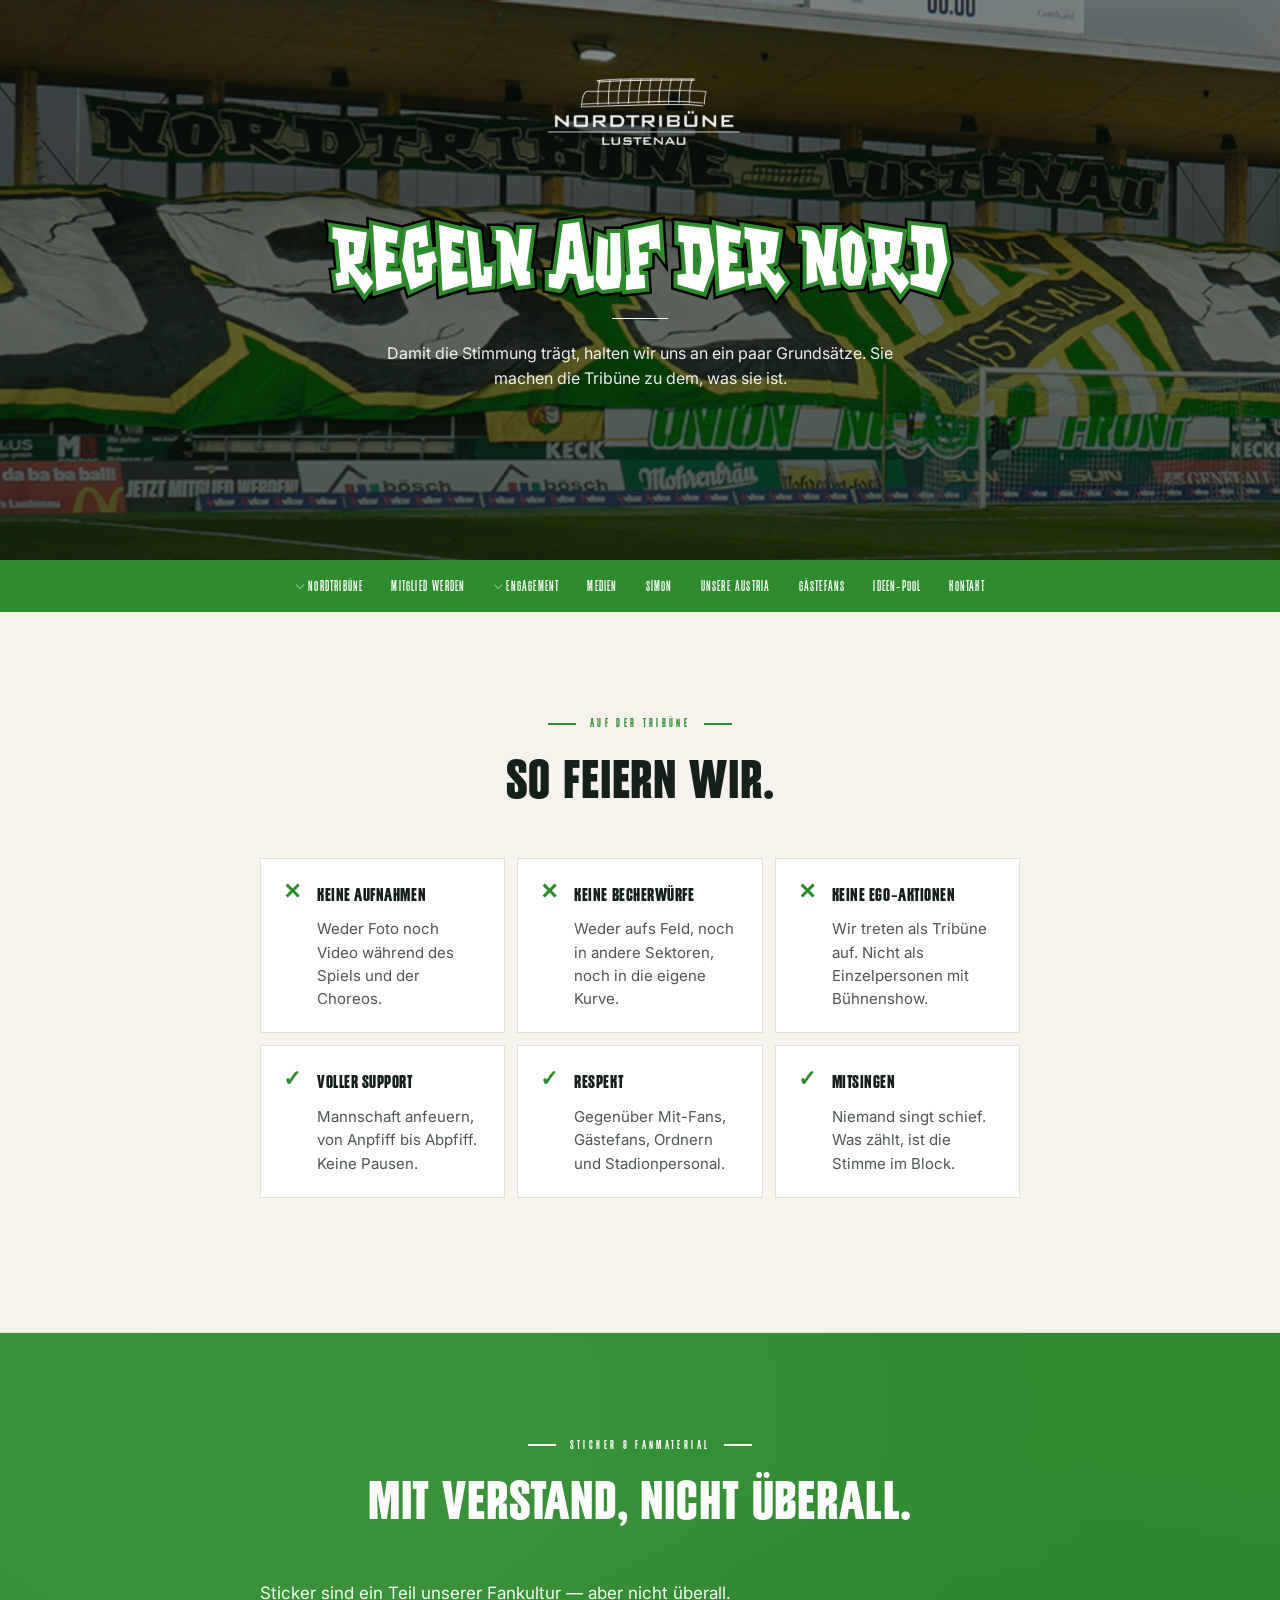
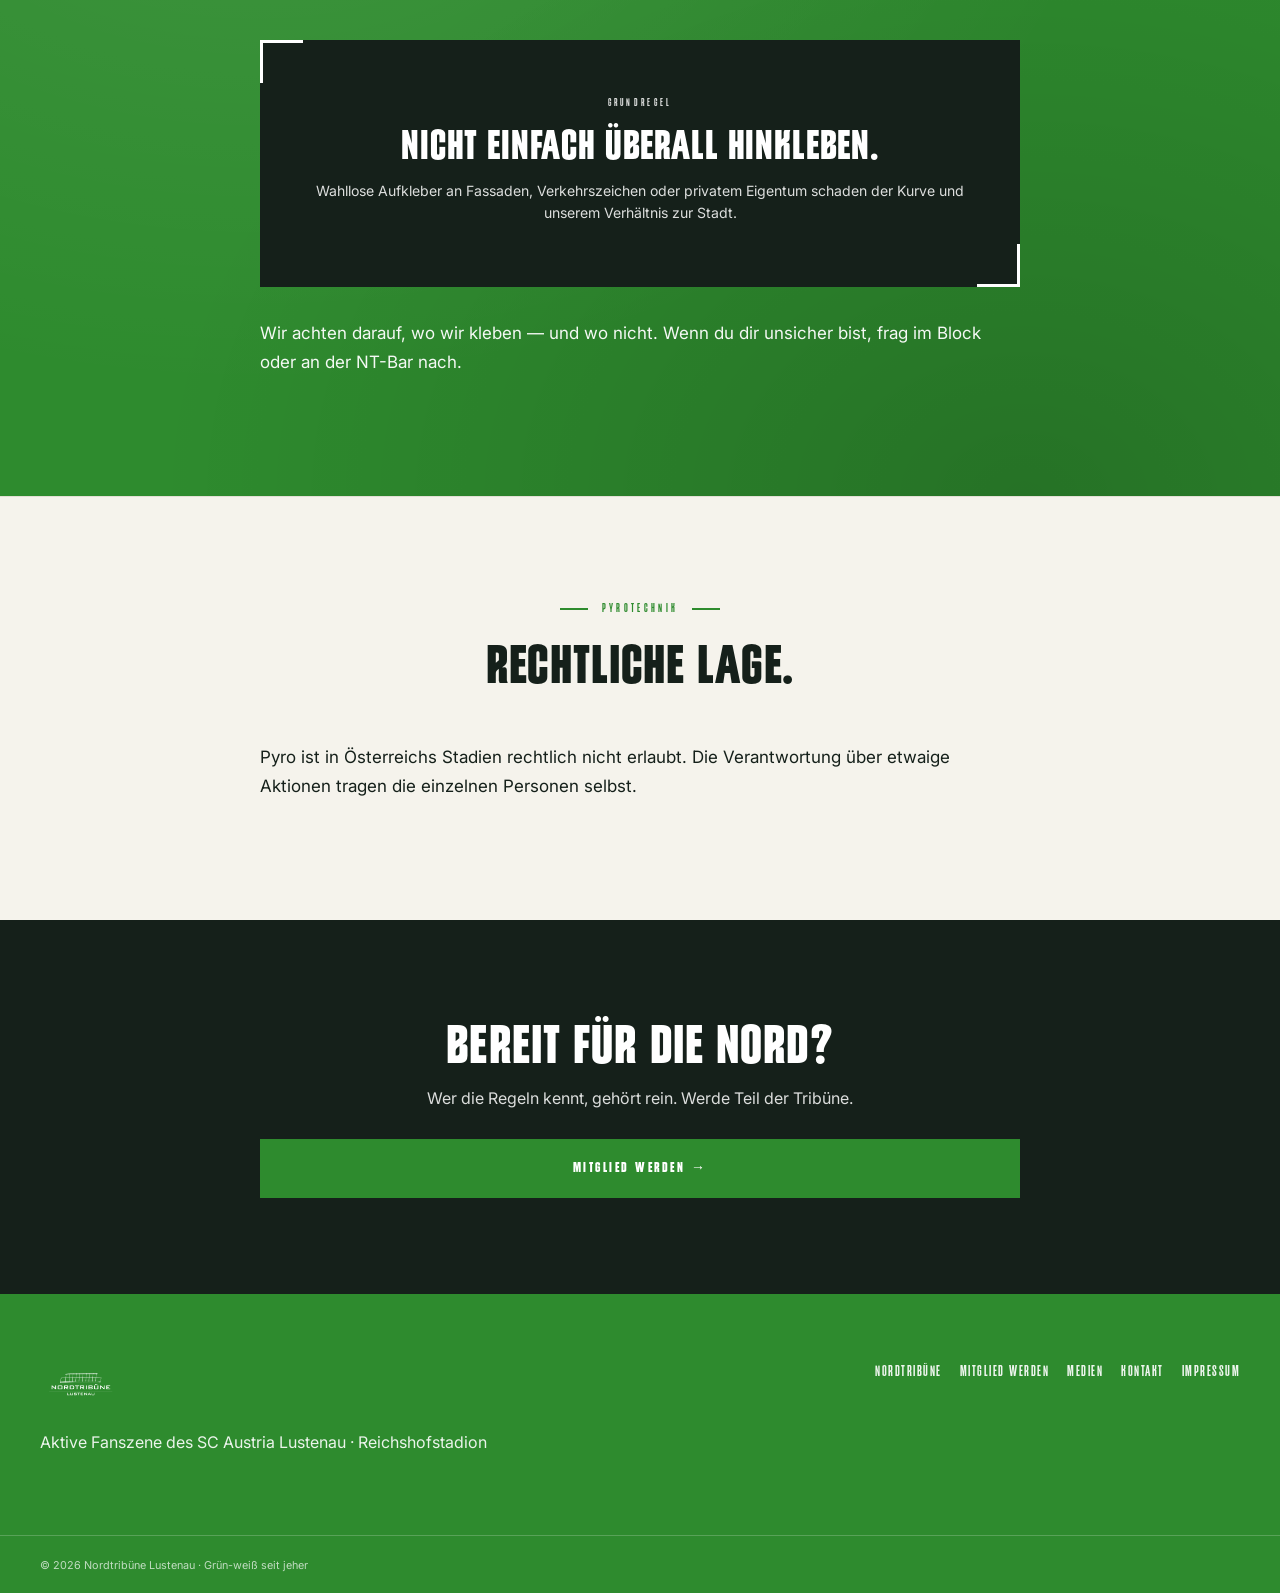
<file: regeln.html>
<!doctype html>
<html lang="de">
<head>
  <meta charset="utf-8" />
  <meta name="viewport" content="width=device-width, initial-scale=1" />
  <title>Regeln — Nordtribüne Lustenau</title>
  <meta name="description" content="Verhaltensrichtlinien auf der Nordtribüne Lustenau." />
  <link rel="icon" href="assets/img/logo-nav.png" />
  <link rel="preconnect" href="https://fonts.googleapis.com" />
  <link rel="preconnect" href="https://fonts.gstatic.com" crossorigin />
  <link href="https://fonts.googleapis.com/css2?family=Antonio:wght@500;600;700&family=Big+Shoulders+Display:wght@500;700;800&family=Inter:wght@400;500;600;700&display=swap" rel="stylesheet" />
  <link rel="stylesheet" href="styles.css" />
</head>
<body>

<a class="skip" href="#main">Zum Inhalt</a>

<header class="site-header" id="top">
  <div class="page-header-banner" role="img" aria-label="Nordtribüne im Reichshofstadion Lustenau">
    <a href="index.html" class="page-header-logo" aria-label="Zur Startseite">
      <img src="assets/img/logo.png" alt="Nordtribüne Lustenau" />
    </a>
    <div class="page-header-content">
      <h1 data-text="Regeln auf der Nord">Regeln auf der Nord</h1>
      <p class="lead">Damit die Stimmung trägt, halten wir uns an ein paar Grundsätze. Sie machen die Tribüne zu dem, was sie ist.</p>
    </div>
  </div>

  <div class="nav-wrap">
    <button class="nav-toggle" aria-label="Menü" aria-expanded="false">
      <span class="burger" aria-hidden="true"><span></span><span></span><span></span></span>
      <em>Menü</em>
    </button>

    <nav class="primary-nav" aria-label="Hauptnavigation">
      <ul>
        <li class="has-sub">
          <a href="nordtribuene.html">Nordtribüne</a>
          <ul class="submenu">
            <li><a href="regeln.html">Regeln</a></li>
            <li><a href="liedgut.html">Liedgut</a></li>
          </ul>
        </li>
        <li><a href="mitglied-werden.html">Mitglied werden</a></li>
        <li class="has-sub">
          <a href="engagement.html">Engagement</a>
          <ul class="submenu">
            <li><a href="nt-bar.html">NT-Bar</a></li>
          </ul>
        </li>
        <li><a href="medien.html">Medien</a></li>
        <li><a href="simon.html">Simon</a></li>
        <li><a href="unsere-austria.html">Unsere Austria</a></li>
        <li><a href="gaestefans.html">Gästefans</a></li>
        <li><a href="ideen-pool.html">Ideen-Pool</a></li>
        <li><a href="kontakt.html">Kontakt</a></li>

      </ul>
    </nav>
  </div>

  <nav class="mobile-nav" aria-label="Mobilnavigation">
    <ul>
      <li><a href="nordtribuene.html">Nordtribüne</a></li>
      <li><a href="regeln.html" class="sub">Regeln</a></li>
      <li><a href="liedgut.html" class="sub">Liedgut</a></li>
      <li><a href="mitglied-werden.html">Mitglied werden</a></li>
      <li><a href="engagement.html">Engagement</a></li>
      <li><a href="nt-bar.html" class="sub">NT-Bar</a></li>
      <li><a href="medien.html">Medien</a></li>
      <li><a href="simon.html">Simon</a></li>
      <li><a href="unsere-austria.html">Unsere Austria</a></li>
      <li><a href="gaestefans.html">Gästefans</a></li>
      <li><a href="ideen-pool.html">Ideen-Pool</a></li>
      <li><a href="kontakt.html">Kontakt</a></li>

    </ul>
  </nav>
</header>

<main id="main" class="page-content">

<section class="page-section">
  <div class="container">
    <header class="ps-head">
      <span class="ps-num">01</span>
      <span class="ps-eyebrow">Auf der Tribüne</span>
      <h2>So feiern wir.</h2>
    </header>
    <div class="ps-body">

      <ul class="tiles">
        <li><strong>Keine Aufnahmen</strong><p>Weder Foto noch Video während des Spiels und der Choreos.</p></li>
        <li><strong>Keine Becherwürfe</strong><p>Weder aufs Feld, noch in andere Sektoren, noch in die eigene Kurve.</p></li>
        <li><strong>Keine Ego-Aktionen</strong><p>Wir treten als Tribüne auf. Nicht als Einzelpersonen mit Bühnenshow.</p></li>
        <li class="ok"><strong>Voller Support</strong><p>Mannschaft anfeuern, von Anpfiff bis Abpfiff. Keine Pausen.</p></li>
        <li class="ok"><strong>Respekt</strong><p>Gegenüber Mit-Fans, Gästefans, Ordnern und Stadionpersonal.</p></li>
        <li class="ok"><strong>Mitsingen</strong><p>Niemand singt schief. Was zählt, ist die Stimme im Block.</p></li>
      </ul>

    </div>
  </div>
</section>
<section class="page-section page-section--green">
  <div class="container">
    <header class="ps-head">
      <span class="ps-num">02</span>
      <span class="ps-eyebrow">Sticker & Fanmaterial</span>
      <h2>Mit Verstand, nicht überall.</h2>
    </header>
    <div class="ps-body">

      <div class="prose">
        <p>Sticker sind ein Teil unserer Fankultur — aber nicht überall.</p>
      </div>
      <div class="highlight">
        <span class="highlight-label">Grundregel</span>
        <p class="highlight-text">Nicht einfach überall hinkleben.</p>
        <p class="highlight-sub">Wahllose Aufkleber an Fassaden, Verkehrszeichen oder privatem Eigentum schaden der Kurve und unserem Verhältnis zur Stadt.</p>
      </div>
      <div class="prose">
        <p>Wir achten darauf, wo wir kleben — und wo nicht. Wenn du dir unsicher bist, frag im Block oder an der NT-Bar nach.</p>
      </div>

    </div>
  </div>
</section>
<section class="page-section">
  <div class="container">
    <header class="ps-head">
      <span class="ps-num">03</span>
      <span class="ps-eyebrow">Pyrotechnik</span>
      <h2>Rechtliche Lage.</h2>
    </header>
    <div class="ps-body">

      <div class="prose">
        <p>Pyro ist in Österreichs Stadien rechtlich nicht erlaubt. Die Verantwortung über etwaige Aktionen tragen die einzelnen Personen selbst.</p>
      </div>

    </div>
  </div>
</section>
<section class="page-cta">
  <div class="container">
    <h2>Bereit für die Nord?</h2>
    <p>Wer die Regeln kennt, gehört rein. Werde Teil der Tribüne.</p>
    <a href="mitglied-werden.html" class="btn">Mitglied werden →</a>
  </div>
</section>
</main>

<footer class="site-footer">
  <div class="container footer-inner">
    <div>
      <img src="assets/img/logo-nav.png" alt="Nordtribüne Lustenau" class="footer-logo" />
      <p>Aktive Fanszene des SC Austria Lustenau · Reichshofstadion</p>
    </div>
    <nav aria-label="Footer">
      <ul>
        <li><a href="nordtribuene.html">Nordtribüne</a></li>
        <li><a href="mitglied-werden.html">Mitglied werden</a></li>
        <li><a href="medien.html">Medien</a></li>
        <li><a href="kontakt.html">Kontakt</a></li>
        <li><a href="impressum.html">Impressum</a></li>
      </ul>
    </nav>
  </div>
  <div class="footer-bottom">
    <div class="container">
      <small>© <span id="year"></span> Nordtribüne Lustenau · Grün-weiß seit jeher</small>
    </div>
  </div>
</footer>

<script>
  document.getElementById('year').textContent = new Date().getFullYear();
  const toggle = document.querySelector('.nav-toggle');
  const mnav = document.querySelector('.mobile-nav');
  toggle.addEventListener('click', () => {
    const open = mnav.classList.toggle('open');
    toggle.classList.toggle('is-open', open);
    toggle.setAttribute('aria-expanded', open);
    document.body.classList.toggle('nav-open', open);
  });
  document.querySelectorAll('.mobile-nav a').forEach(a => {
    a.addEventListener('click', () => {
      mnav.classList.remove('open');
      toggle.classList.remove('is-open');
      toggle.setAttribute('aria-expanded', 'false');
      document.body.classList.remove('nav-open');
    });
  });
</script>

</body>
</html>
</file>
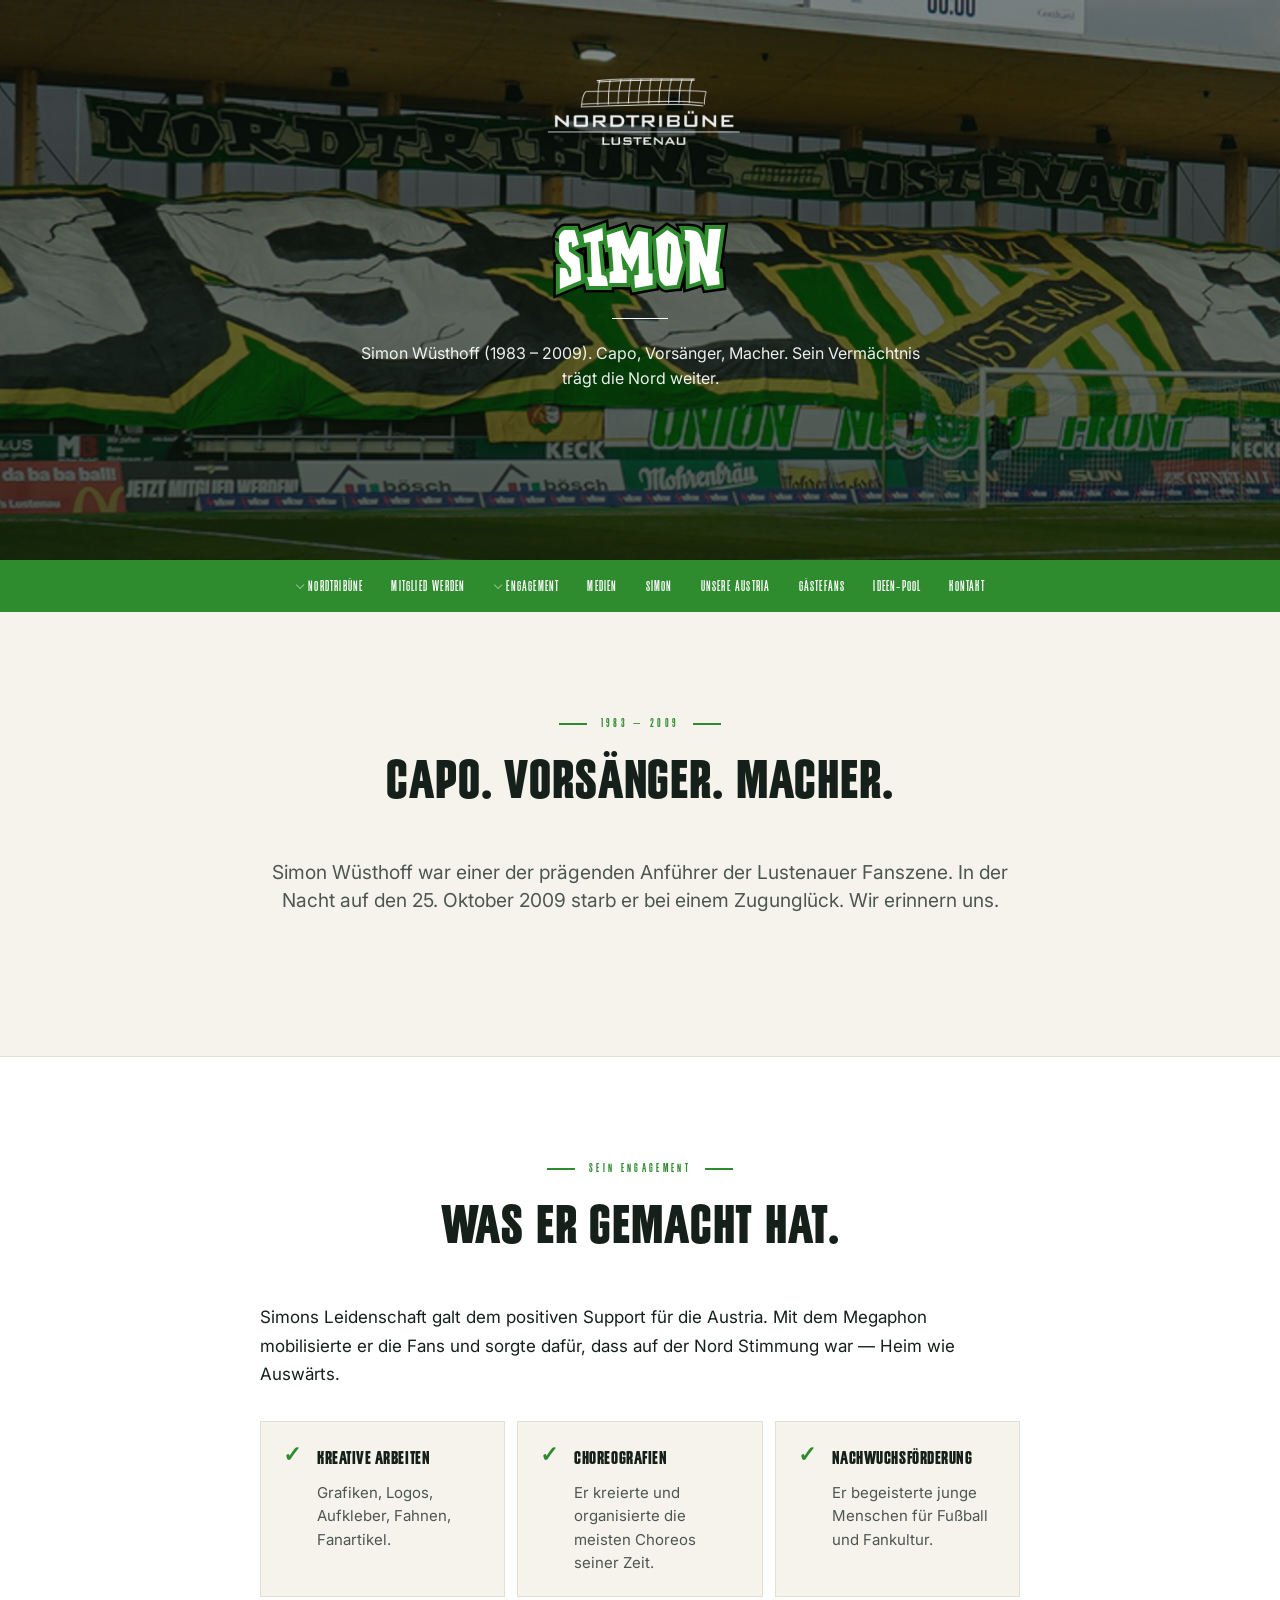
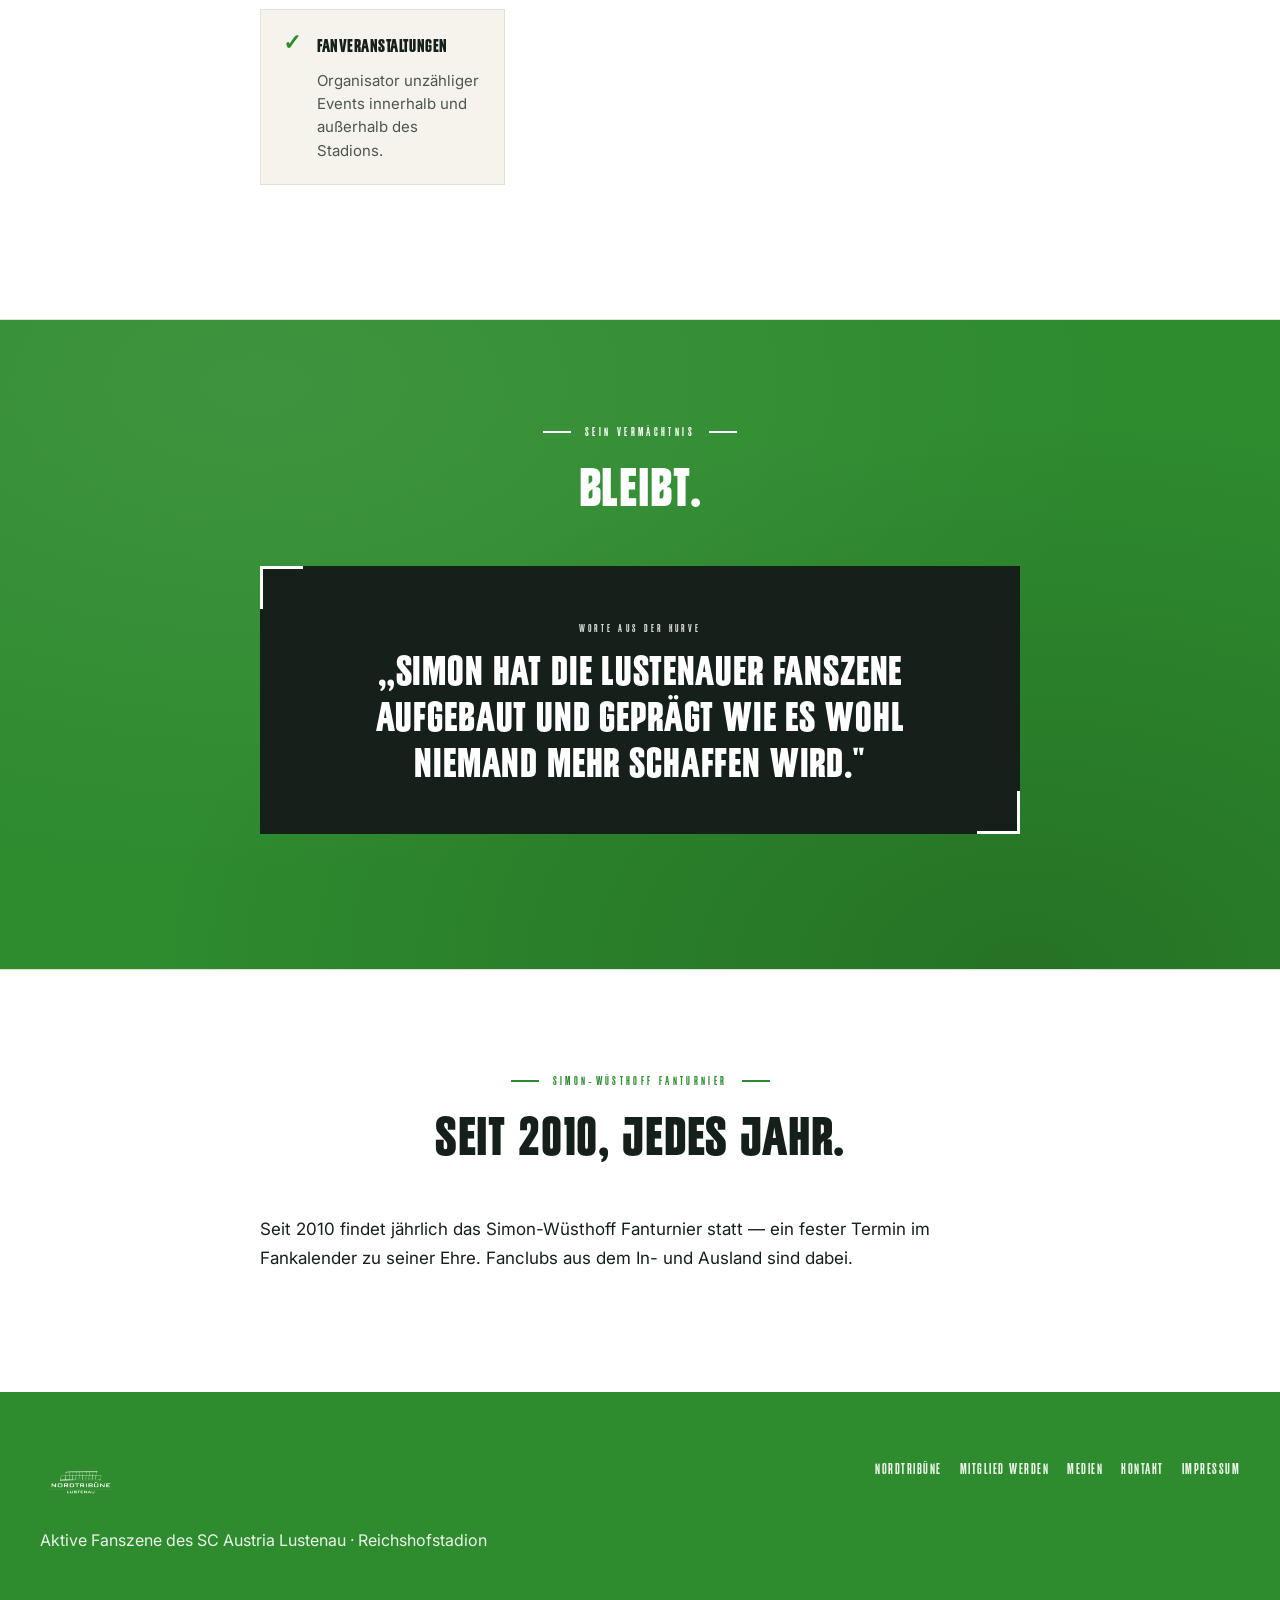
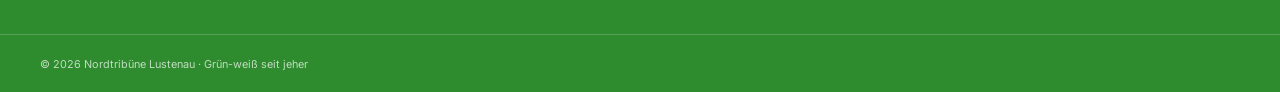
<file: simon.html>
<!doctype html>
<html lang="de">
<head>
  <meta charset="utf-8" />
  <meta name="viewport" content="width=device-width, initial-scale=1" />
  <title>Simon — Nordtribüne Lustenau</title>
  <meta name="description" content="Simon Wüsthoff – Anführer der Lustenauer Fanszene." />
  <link rel="icon" href="assets/img/logo-nav.png" />
  <link rel="preconnect" href="https://fonts.googleapis.com" />
  <link rel="preconnect" href="https://fonts.gstatic.com" crossorigin />
  <link href="https://fonts.googleapis.com/css2?family=Antonio:wght@500;600;700&family=Big+Shoulders+Display:wght@500;700;800&family=Inter:wght@400;500;600;700&display=swap" rel="stylesheet" />
  <link rel="stylesheet" href="styles.css" />
</head>
<body>

<a class="skip" href="#main">Zum Inhalt</a>

<header class="site-header" id="top">
  <div class="page-header-banner" role="img" aria-label="Nordtribüne im Reichshofstadion Lustenau">
    <a href="index.html" class="page-header-logo" aria-label="Zur Startseite">
      <img src="assets/img/logo.png" alt="Nordtribüne Lustenau" />
    </a>
    <div class="page-header-content">
      <h1 data-text="Simon">Simon</h1>
      <p class="lead">Simon Wüsthoff (1983 – 2009). Capo, Vorsänger, Macher. Sein Vermächtnis trägt die Nord weiter.</p>
    </div>
  </div>

  <div class="nav-wrap">
    <button class="nav-toggle" aria-label="Menü" aria-expanded="false">
      <span class="burger" aria-hidden="true"><span></span><span></span><span></span></span>
      <em>Menü</em>
    </button>

    <nav class="primary-nav" aria-label="Hauptnavigation">
      <ul>
        <li class="has-sub">
          <a href="nordtribuene.html">Nordtribüne</a>
          <ul class="submenu">
            <li><a href="regeln.html">Regeln</a></li>
            <li><a href="liedgut.html">Liedgut</a></li>
          </ul>
        </li>
        <li><a href="mitglied-werden.html">Mitglied werden</a></li>
        <li class="has-sub">
          <a href="engagement.html">Engagement</a>
          <ul class="submenu">
            <li><a href="nt-bar.html">NT-Bar</a></li>
          </ul>
        </li>
        <li><a href="medien.html">Medien</a></li>
        <li><a href="simon.html">Simon</a></li>
        <li><a href="unsere-austria.html">Unsere Austria</a></li>
        <li><a href="gaestefans.html">Gästefans</a></li>
        <li><a href="ideen-pool.html">Ideen-Pool</a></li>
        <li><a href="kontakt.html">Kontakt</a></li>

      </ul>
    </nav>
  </div>

  <nav class="mobile-nav" aria-label="Mobilnavigation">
    <ul>
      <li><a href="nordtribuene.html">Nordtribüne</a></li>
      <li><a href="regeln.html" class="sub">Regeln</a></li>
      <li><a href="liedgut.html" class="sub">Liedgut</a></li>
      <li><a href="mitglied-werden.html">Mitglied werden</a></li>
      <li><a href="engagement.html">Engagement</a></li>
      <li><a href="nt-bar.html" class="sub">NT-Bar</a></li>
      <li><a href="medien.html">Medien</a></li>
      <li><a href="simon.html">Simon</a></li>
      <li><a href="unsere-austria.html">Unsere Austria</a></li>
      <li><a href="gaestefans.html">Gästefans</a></li>
      <li><a href="ideen-pool.html">Ideen-Pool</a></li>
      <li><a href="kontakt.html">Kontakt</a></li>

    </ul>
  </nav>
</header>

<main id="main" class="page-content">

<section class="page-section">
  <div class="container">
    <header class="ps-head">
      <span class="ps-num">01</span>
      <span class="ps-eyebrow">1983 — 2009</span>
      <h2>Capo. Vorsänger. Macher.</h2>
    </header>
    <div class="ps-body">

      <div class="prose">
        <p class="lede">Simon Wüsthoff war einer der prägenden Anführer der Lustenauer Fanszene. In der Nacht auf den 25. Oktober 2009 starb er bei einem Zugunglück. Wir erinnern uns.</p>
      </div>

    </div>
  </div>
</section>
<section class="page-section">
  <div class="container">
    <header class="ps-head">
      <span class="ps-num">02</span>
      <span class="ps-eyebrow">Sein Engagement</span>
      <h2>Was er gemacht hat.</h2>
    </header>
    <div class="ps-body">

      <div class="prose">
        <p>Simons Leidenschaft galt dem positiven Support für die Austria. Mit dem Megaphon mobilisierte er die Fans und sorgte dafür, dass auf der Nord Stimmung war — Heim wie Auswärts.</p>
      </div>
      <ul class="tiles">
        <li class="ok"><strong>Kreative Arbeiten</strong><p>Grafiken, Logos, Aufkleber, Fahnen, Fanartikel.</p></li>
        <li class="ok"><strong>Choreografien</strong><p>Er kreierte und organisierte die meisten Choreos seiner Zeit.</p></li>
        <li class="ok"><strong>Nachwuchsförderung</strong><p>Er begeisterte junge Menschen für Fußball und Fankultur.</p></li>
        <li class="ok"><strong>Fanveranstaltungen</strong><p>Organisator unzähliger Events innerhalb und außerhalb des Stadions.</p></li>
      </ul>

    </div>
  </div>
</section>
<section class="page-section page-section--green">
  <div class="container">
    <header class="ps-head">
      <span class="ps-num">03</span>
      <span class="ps-eyebrow">Sein Vermächtnis</span>
      <h2>Bleibt.</h2>
    </header>
    <div class="ps-body">

      <div class="highlight">
        <span class="highlight-label">Worte aus der Kurve</span>
        <p class="highlight-text">„Simon hat die Lustenauer Fanszene aufgebaut und geprägt wie es wohl niemand mehr schaffen wird."</p>
      </div>

    </div>
  </div>
</section>
<section class="page-section">
  <div class="container">
    <header class="ps-head">
      <span class="ps-num">04</span>
      <span class="ps-eyebrow">Simon-Wüsthoff Fanturnier</span>
      <h2>Seit 2010, jedes Jahr.</h2>
    </header>
    <div class="ps-body">

      <div class="prose" style="text-align:center;">
        <p>Seit 2010 findet jährlich das Simon-Wüsthoff Fanturnier statt — ein fester Termin im Fankalender zu seiner Ehre. Fanclubs aus dem In- und Ausland sind dabei.</p>
      </div>

    </div>
  </div>
</section>
</main>

<footer class="site-footer">
  <div class="container footer-inner">
    <div>
      <img src="assets/img/logo-nav.png" alt="Nordtribüne Lustenau" class="footer-logo" />
      <p>Aktive Fanszene des SC Austria Lustenau · Reichshofstadion</p>
    </div>
    <nav aria-label="Footer">
      <ul>
        <li><a href="nordtribuene.html">Nordtribüne</a></li>
        <li><a href="mitglied-werden.html">Mitglied werden</a></li>
        <li><a href="medien.html">Medien</a></li>
        <li><a href="kontakt.html">Kontakt</a></li>
        <li><a href="impressum.html">Impressum</a></li>
      </ul>
    </nav>
  </div>
  <div class="footer-bottom">
    <div class="container">
      <small>© <span id="year"></span> Nordtribüne Lustenau · Grün-weiß seit jeher</small>
    </div>
  </div>
</footer>

<script>
  document.getElementById('year').textContent = new Date().getFullYear();
  const toggle = document.querySelector('.nav-toggle');
  const mnav = document.querySelector('.mobile-nav');
  toggle.addEventListener('click', () => {
    const open = mnav.classList.toggle('open');
    toggle.classList.toggle('is-open', open);
    toggle.setAttribute('aria-expanded', open);
    document.body.classList.toggle('nav-open', open);
  });
  document.querySelectorAll('.mobile-nav a').forEach(a => {
    a.addEventListener('click', () => {
      mnav.classList.remove('open');
      toggle.classList.remove('is-open');
      toggle.setAttribute('aria-expanded', 'false');
      document.body.classList.remove('nav-open');
    });
  });
</script>

</body>
</html>
</file>
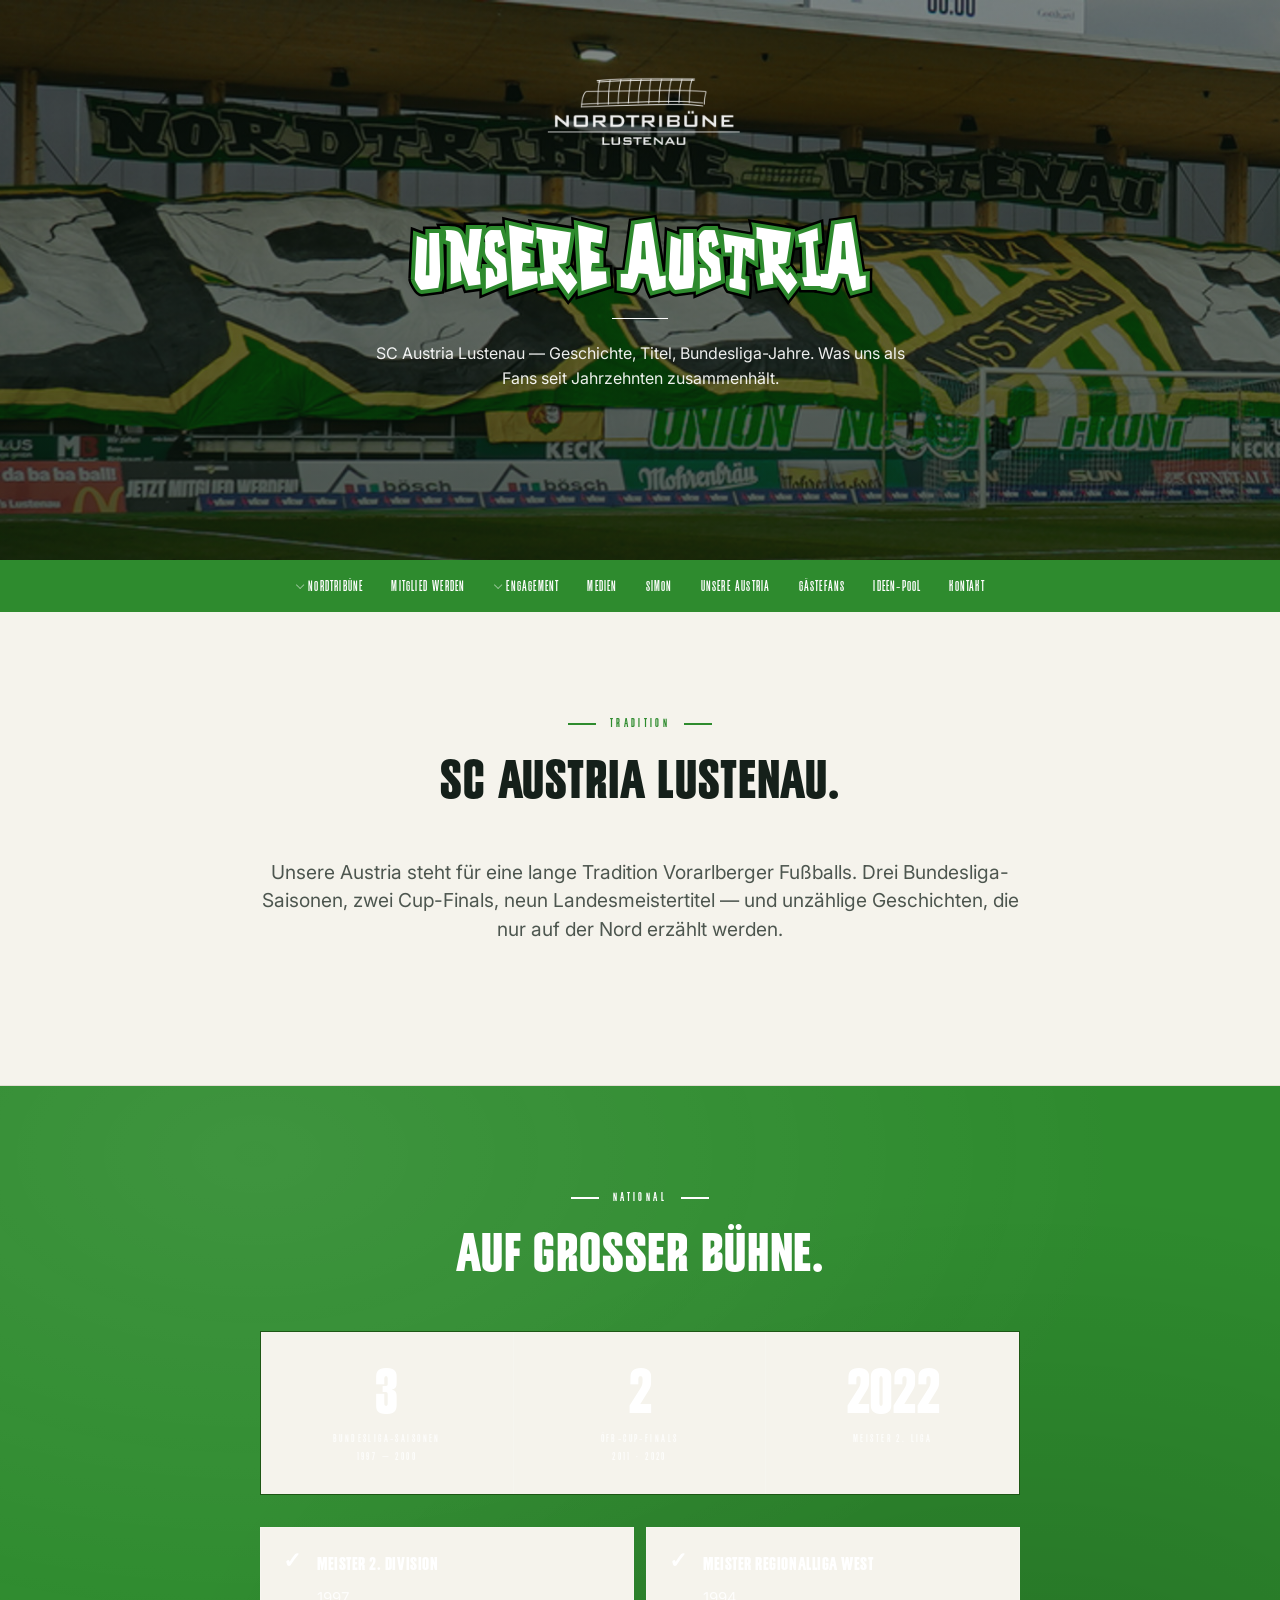
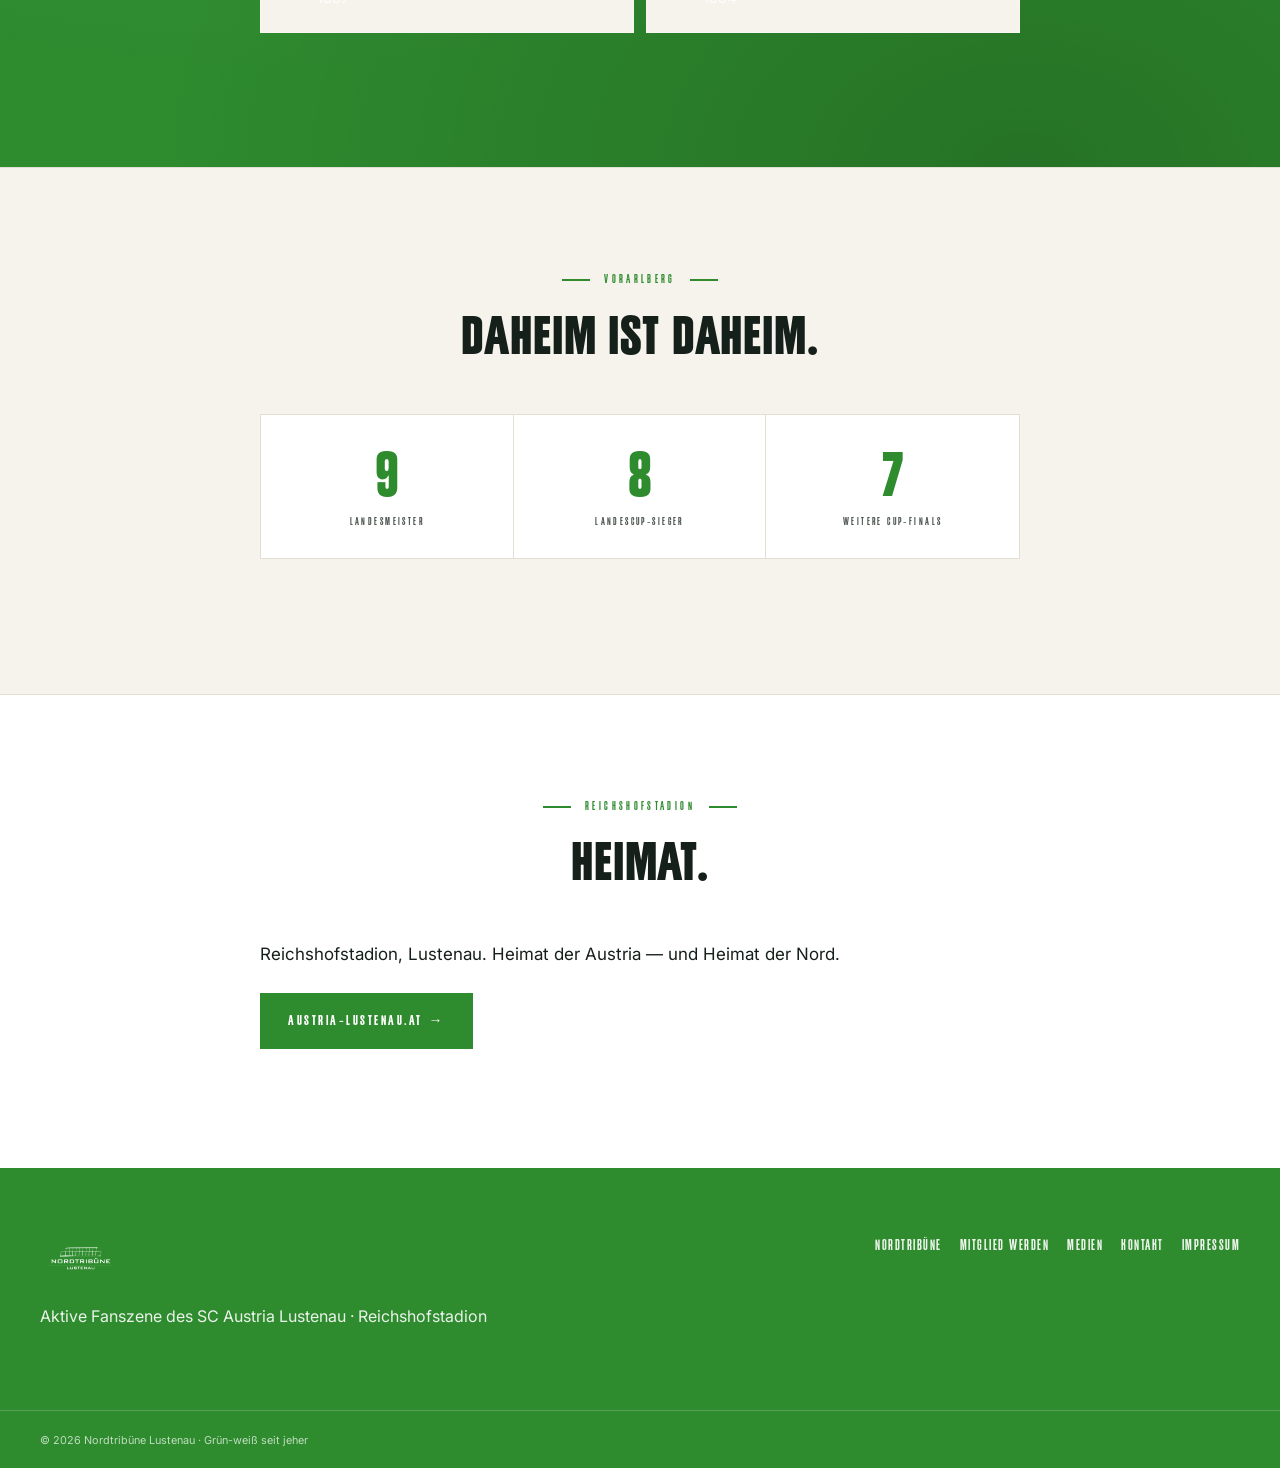
<file: unsere-austria.html>
<!doctype html>
<html lang="de">
<head>
  <meta charset="utf-8" />
  <meta name="viewport" content="width=device-width, initial-scale=1" />
  <title>Unsere Austria — Nordtribüne Lustenau</title>
  <meta name="description" content="Geschichte und Erfolge des SC Austria Lustenau." />
  <link rel="icon" href="assets/img/logo-nav.png" />
  <link rel="preconnect" href="https://fonts.googleapis.com" />
  <link rel="preconnect" href="https://fonts.gstatic.com" crossorigin />
  <link href="https://fonts.googleapis.com/css2?family=Antonio:wght@500;600;700&family=Big+Shoulders+Display:wght@500;700;800&family=Inter:wght@400;500;600;700&display=swap" rel="stylesheet" />
  <link rel="stylesheet" href="styles.css" />
</head>
<body>

<a class="skip" href="#main">Zum Inhalt</a>

<header class="site-header" id="top">
  <div class="page-header-banner" role="img" aria-label="Nordtribüne im Reichshofstadion Lustenau">
    <a href="index.html" class="page-header-logo" aria-label="Zur Startseite">
      <img src="assets/img/logo.png" alt="Nordtribüne Lustenau" />
    </a>
    <div class="page-header-content">
      <h1 data-text="Unsere Austria">Unsere Austria</h1>
      <p class="lead">SC Austria Lustenau — Geschichte, Titel, Bundesliga-Jahre. Was uns als Fans seit Jahrzehnten zusammenhält.</p>
    </div>
  </div>

  <div class="nav-wrap">
    <button class="nav-toggle" aria-label="Menü" aria-expanded="false">
      <span class="burger" aria-hidden="true"><span></span><span></span><span></span></span>
      <em>Menü</em>
    </button>

    <nav class="primary-nav" aria-label="Hauptnavigation">
      <ul>
        <li class="has-sub">
          <a href="nordtribuene.html">Nordtribüne</a>
          <ul class="submenu">
            <li><a href="regeln.html">Regeln</a></li>
            <li><a href="liedgut.html">Liedgut</a></li>
          </ul>
        </li>
        <li><a href="mitglied-werden.html">Mitglied werden</a></li>
        <li class="has-sub">
          <a href="engagement.html">Engagement</a>
          <ul class="submenu">
            <li><a href="nt-bar.html">NT-Bar</a></li>
          </ul>
        </li>
        <li><a href="medien.html">Medien</a></li>
        <li><a href="simon.html">Simon</a></li>
        <li><a href="unsere-austria.html">Unsere Austria</a></li>
        <li><a href="gaestefans.html">Gästefans</a></li>
        <li><a href="ideen-pool.html">Ideen-Pool</a></li>
        <li><a href="kontakt.html">Kontakt</a></li>

      </ul>
    </nav>
  </div>

  <nav class="mobile-nav" aria-label="Mobilnavigation">
    <ul>
      <li><a href="nordtribuene.html">Nordtribüne</a></li>
      <li><a href="regeln.html" class="sub">Regeln</a></li>
      <li><a href="liedgut.html" class="sub">Liedgut</a></li>
      <li><a href="mitglied-werden.html">Mitglied werden</a></li>
      <li><a href="engagement.html">Engagement</a></li>
      <li><a href="nt-bar.html" class="sub">NT-Bar</a></li>
      <li><a href="medien.html">Medien</a></li>
      <li><a href="simon.html">Simon</a></li>
      <li><a href="unsere-austria.html">Unsere Austria</a></li>
      <li><a href="gaestefans.html">Gästefans</a></li>
      <li><a href="ideen-pool.html">Ideen-Pool</a></li>
      <li><a href="kontakt.html">Kontakt</a></li>

    </ul>
  </nav>
</header>

<main id="main" class="page-content">

<section class="page-section">
  <div class="container">
    <header class="ps-head">
      <span class="ps-num">01</span>
      <span class="ps-eyebrow">Tradition</span>
      <h2>SC Austria Lustenau.</h2>
    </header>
    <div class="ps-body">

      <div class="prose">
        <p class="lede">Unsere Austria steht für eine lange Tradition Vorarlberger Fußballs. Drei Bundesliga-Saisonen, zwei Cup-Finals, neun Landesmeistertitel — und unzählige Geschichten, die nur auf der Nord erzählt werden.</p>
      </div>

    </div>
  </div>
</section>
<section class="page-section page-section--green">
  <div class="container">
    <header class="ps-head">
      <span class="ps-num">02</span>
      <span class="ps-eyebrow">National</span>
      <h2>Auf großer Bühne.</h2>
    </header>
    <div class="ps-body">

      <div class="stat-strip">
        <div><span class="stat-num">3</span><span class="stat-label">Bundesliga-Saisonen<br/>1997 — 2000</span></div>
        <div><span class="stat-num">2</span><span class="stat-label">ÖFB-Cup-Finals<br/>2011 · 2020</span></div>
        <div><span class="stat-num">2022</span><span class="stat-label">Meister 2. Liga</span></div>
      </div>
      <ul class="tiles">
        <li class="ok"><strong>Meister 2. Division</strong><p>1997</p></li>
        <li class="ok"><strong>Meister Regionalliga West</strong><p>1994</p></li>
      </ul>

    </div>
  </div>
</section>
<section class="page-section">
  <div class="container">
    <header class="ps-head">
      <span class="ps-num">03</span>
      <span class="ps-eyebrow">Vorarlberg</span>
      <h2>Daheim ist daheim.</h2>
    </header>
    <div class="ps-body">

      <div class="stat-strip">
        <div><span class="stat-num">9</span><span class="stat-label">Landesmeister</span></div>
        <div><span class="stat-num">8</span><span class="stat-label">Landescup-Sieger</span></div>
        <div><span class="stat-num">7</span><span class="stat-label">weitere Cup-Finals</span></div>
      </div>

    </div>
  </div>
</section>
<section class="page-section">
  <div class="container">
    <header class="ps-head">
      <span class="ps-num">04</span>
      <span class="ps-eyebrow">Reichshofstadion</span>
      <h2>Heimat.</h2>
    </header>
    <div class="ps-body">

      <div class="prose" style="text-align:center;">
        <p>Reichshofstadion, Lustenau. Heimat der Austria — und Heimat der Nord.</p>
        <p style="margin-top: 1.4em;"><a href="https://www.austria-lustenau.at" rel="noopener" target="_blank" class="btn">austria-lustenau.at →</a></p>
      </div>

    </div>
  </div>
</section>
</main>

<footer class="site-footer">
  <div class="container footer-inner">
    <div>
      <img src="assets/img/logo-nav.png" alt="Nordtribüne Lustenau" class="footer-logo" />
      <p>Aktive Fanszene des SC Austria Lustenau · Reichshofstadion</p>
    </div>
    <nav aria-label="Footer">
      <ul>
        <li><a href="nordtribuene.html">Nordtribüne</a></li>
        <li><a href="mitglied-werden.html">Mitglied werden</a></li>
        <li><a href="medien.html">Medien</a></li>
        <li><a href="kontakt.html">Kontakt</a></li>
        <li><a href="impressum.html">Impressum</a></li>
      </ul>
    </nav>
  </div>
  <div class="footer-bottom">
    <div class="container">
      <small>© <span id="year"></span> Nordtribüne Lustenau · Grün-weiß seit jeher</small>
    </div>
  </div>
</footer>

<script>
  document.getElementById('year').textContent = new Date().getFullYear();
  const toggle = document.querySelector('.nav-toggle');
  const mnav = document.querySelector('.mobile-nav');
  toggle.addEventListener('click', () => {
    const open = mnav.classList.toggle('open');
    toggle.classList.toggle('is-open', open);
    toggle.setAttribute('aria-expanded', open);
    document.body.classList.toggle('nav-open', open);
  });
  document.querySelectorAll('.mobile-nav a').forEach(a => {
    a.addEventListener('click', () => {
      mnav.classList.remove('open');
      toggle.classList.remove('is-open');
      toggle.setAttribute('aria-expanded', 'false');
      document.body.classList.remove('nav-open');
    });
  });
</script>

</body>
</html>
</file>
<file: styles.css>
/* ============================================================
   Nordtribüne Lustenau
   Display: Kanvas Rooper · Accent: GC Grind · Body: Inter
   ============================================================ */

@font-face {
  font-family: 'Kanvas Rooper';
  font-weight: 200;
  font-style: normal;
  font-display: swap;
  src: url('assets/fonts/KanvasRooper-Extralight.woff2') format('woff2');
}
@font-face {
  font-family: 'Kanvas Rooper';
  font-weight: 300;
  font-style: normal;
  font-display: swap;
  src: url('assets/fonts/KanvasRooper-Light.woff2') format('woff2');
}
@font-face {
  font-family: 'Kanvas Rooper';
  font-weight: 400;
  font-style: normal;
  font-display: swap;
  src: url('assets/fonts/KanvasRooper-Regular.woff2') format('woff2');
}
@font-face {
  font-family: 'Kanvas Rooper';
  font-weight: 500;
  font-style: normal;
  font-display: swap;
  src: url('assets/fonts/KanvasRooper-Medium.woff2') format('woff2');
}
@font-face {
  font-family: 'Kanvas Rooper';
  font-weight: 600;
  font-style: normal;
  font-display: swap;
  src: url('assets/fonts/KanvasRooper-Semibold.woff2') format('woff2');
}
@font-face {
  font-family: 'Kanvas Rooper';
  font-weight: 700;
  font-style: normal;
  font-display: swap;
  src: url('assets/fonts/KanvasRooper-Bold.woff2') format('woff2');
}
@font-face {
  font-family: 'GC Grind';
  font-weight: 400;
  font-style: normal;
  font-display: swap;
  src: url('assets/fonts/GCGrind.ttf') format('truetype');
}
@font-face {
  font-family: 'Garage Shock';
  font-weight: 400;
  font-style: normal;
  font-display: swap;
  src: url('assets/fonts/GarageShock.ttf') format('truetype');
}

:root {
  --green-900: #1d5715;
  --green-800: #28741c;
  --green-700: #2e8b2e;   /* primary · saftiges Kelly-Green */
  --green-600: #3aa039;
  --green-50:  #e8f5e7;

  --ink:       #15201a;
  --ink-soft:  #4d564f;
  --bg:        #ffffff;
  --bg-soft:   #f5f3ec;
  --line:      #e2dfd4;

  --container: 1280px;
  --gutter:    clamp(20px, 4vw, 40px);

  --display:  'Kanvas Rooper', 'Impact', sans-serif;
  --headline: 'Kanvas Rooper', 'Impact', sans-serif;
  --accent:   'GC Grind', 'Kanvas Rooper', 'Impact', sans-serif;
  --body:     'Inter', -apple-system, BlinkMacSystemFont, system-ui, sans-serif;
}

* { box-sizing: border-box; }
html { scroll-behavior: smooth; }
body {
  margin: 0;
  background: var(--bg);
  color: var(--ink);
  font-family: var(--body);
  font-size: 16px;
  line-height: 1.6;
  -webkit-font-smoothing: antialiased;
}
body.nav-open { overflow: hidden; }
img { max-width: 100%; display: block; }
a { color: var(--green-700); text-decoration: none; }
a:hover { color: var(--green-900); }

.skip { position: absolute; left: -9999px; }
.skip:focus { left: 12px; top: 12px; background: var(--ink); color: #fff; padding: 8px 12px; z-index: 999; }

.container {
  max-width: var(--container);
  margin: 0 auto;
  padding: 0 var(--gutter);
}

/* ============================================================
   HEADER · 1. Logo · 2. Banner · 3. Nav  (wie Original)
   ============================================================ */

.site-header { background: var(--bg); }

/* Hero-Banner mit Logo + Wordmark zentriert · leicht abgedunkelt */
.hero-banner {
  position: relative;
  width: 100%;
  min-height: clamp(360px, 56vw, 620px);
  background: url('assets/img/header.jpg') center 38% / cover no-repeat;
  background-color: var(--green-900);
  display: flex;
  align-items: center;
  justify-content: center;
  isolation: isolate;
}
.hero-banner::before {
  content: '';
  position: absolute; inset: 0;
  background:
    linear-gradient(180deg, rgba(8,20,12,.45) 0%, rgba(8,20,12,.55) 100%);
  z-index: 1;
}
.hero-content {
  position: relative;
  z-index: 2;
  padding: 40px var(--gutter);
  text-align: center;
}
.hero-content--stack {
  display: flex;
  flex-direction: column;
  align-items: center;
  gap: clamp(16px, 2vw, 24px);
}
.hero-logo {
  width: clamp(280px, 42vw, 560px);
  height: auto;
  filter: brightness(0) invert(1);
  display: block;
  margin: 0 auto;
}
.hero-logo--mark {
  width: clamp(140px, 18vw, 220px);
}
.hero-wordmark {
  font-family: 'Garage Shock', var(--headline);
  font-weight: 400;
  font-size: clamp(40px, 7vw, 110px);
  line-height: .95;
  letter-spacing: .02em;
  text-transform: uppercase;
  margin: 0;
  color: #fff;
  -webkit-text-stroke: 9px var(--green-700);
  text-stroke: 9px var(--green-700);
  paint-order: stroke fill;
  text-shadow: none;
  white-space: nowrap;
  position: relative;
  display: inline-block;
  isolation: isolate;
}
.hero-wordmark::before {
  content: attr(data-text);
  position: absolute;
  inset: 0;
  z-index: -1;
  color: transparent;
  -webkit-text-stroke: 14px #000;
  text-stroke: 14px #000;
  pointer-events: none;
}
@media (max-width: 720px) {
  .hero-banner { min-height: clamp(320px, 70vw, 460px); }
}

/* 3. Nav */
.nav-wrap {
  background: var(--green-700);
  border-bottom: 0;
  position: relative;
}
.primary-nav {
  max-width: var(--container);
  margin: 0 auto;
  padding: 0 var(--gutter);
}
.primary-nav > ul {
  list-style: none; margin: 0; padding: 0;
  display: flex;
  justify-content: center;
  flex-wrap: wrap;
  gap: 2px;
}
.primary-nav a {
  display: inline-block;
  padding: 14px 13px;
  font-family: var(--display);
  font-weight: 400;
  font-size: 15px;
  letter-spacing: .08em;
  text-transform: uppercase;
  color: #fff;
  position: relative;
  transition: color .15s ease;
}
.primary-nav a::after {
  content: '';
  position: absolute;
  left: 13px; right: 13px; bottom: 8px;
  height: 2px;
  background: #fff;
  transform: scaleX(0);
  transform-origin: center;
  transition: transform .2s ease;
}
.primary-nav a:hover { color: #fff; }
.primary-nav a:hover::after { transform: scaleX(1); }

.has-sub { position: relative; }
.has-sub > a::before {
  content: '';
  display: inline-block;
  width: 5px; height: 5px;
  border-right: 1.5px solid currentColor;
  border-bottom: 1.5px solid currentColor;
  transform: rotate(45deg) translateY(-3px);
  margin-right: 7px;
  opacity: .5;
  vertical-align: middle;
}
.submenu {
  position: absolute;
  top: 100%; left: 50%;
  transform: translate(-50%, 4px);
  min-width: 180px;
  background: var(--green-800);
  border: 0;
  list-style: none; margin: 0; padding: 6px 0;
  opacity: 0; visibility: hidden;
  transition: opacity .15s, transform .15s, visibility .15s;
  z-index: 60;
}
.has-sub:hover > .submenu,
.has-sub:focus-within > .submenu {
  opacity: 1; visibility: visible; transform: translate(-50%, 0);
}
.submenu a {
  display: block;
  padding: 9px 16px;
  font-size: 14px;
  letter-spacing: .06em;
  text-align: center;
  color: #fff;
}
.submenu a::after { display: none; }
.submenu a:hover { background: var(--green-900); color: #fff; }

/* Mobile */
.nav-toggle {
  display: none;
  align-items: center;
  gap: 8px;
  background: transparent;
  border: 0;
  padding: 14px var(--gutter);
  font-family: var(--display);
  font-size: 17px;
  letter-spacing: .08em;
  text-transform: uppercase;
  color: #fff;
  cursor: pointer;
  width: 100%;
  justify-content: center;
}
.nav-toggle em { font-style: normal; }
.nav-toggle .burger {
  display: inline-flex;
  flex-direction: column;
  justify-content: space-between;
  width: 26px;
  height: 18px;
}
.nav-toggle .burger span {
  display: block;
  width: 100%;
  height: 2.5px;
  background: #fff;
  transition: transform .25s ease, opacity .2s ease;
  transform-origin: center;
}
.nav-toggle.is-open .burger span:nth-child(1) { transform: translateY(7.75px) rotate(45deg); }
.nav-toggle.is-open .burger span:nth-child(2) { opacity: 0; }
.nav-toggle.is-open .burger span:nth-child(3) { transform: translateY(-7.75px) rotate(-45deg); }

.mobile-nav {
  display: none;
  background: var(--green-800);
  border-top: 1px solid var(--green-900);
  max-height: 0; overflow: hidden;
  transition: max-height .3s ease;
}
.mobile-nav.open { max-height: 80vh; overflow: auto; }
.mobile-nav ul { list-style: none; margin: 0; padding: 6px 0 18px; }
.mobile-nav a {
  display: block;
  padding: 13px var(--gutter);
  font-family: var(--display);
  font-weight: 700;
  font-size: 19px;
  letter-spacing: .05em;
  text-transform: uppercase;
  color: #fff;
  border-bottom: 1px solid rgba(255,255,255,.1);
}
.mobile-nav a.sub {
  font-size: 14px;
  font-family: var(--body);
  font-weight: 500;
  text-transform: none;
  letter-spacing: 0;
  padding-left: calc(var(--gutter) + 16px);
  color: rgba(255,255,255,.75);
}

@media (max-width: 1100px) {
  .primary-nav { display: none; }
  .nav-toggle { display: flex; }
  .mobile-nav { display: block; }
}

/* ============================================================
   BUTTONS · scharf, flach
   ============================================================ */

.btn {
  display: inline-block;
  padding: 14px 26px;
  font-family: var(--display);
  font-weight: 700;
  font-size: 16px;
  letter-spacing: .1em;
  text-transform: uppercase;
  border: 2px solid transparent;
  border-radius: 0;
  background: var(--green-700);
  color: #fff;
  transition: background .15s, color .15s, border-color .15s;
}
.btn:hover { background: var(--green-900); color: #fff; }
.btn-outline {
  background: transparent;
  color: var(--green-700);
  border-color: var(--green-700);
}
.btn-outline:hover { background: var(--green-700); color: #fff; }
.btn-light {
  background: #fff;
  color: var(--green-900);
  border-color: #fff;
}
.btn-light:hover { background: transparent; color: #fff; border-color: #fff; }

/* ============================================================
   SECTIONS
   ============================================================ */

.section { padding: clamp(56px, 8vw, 100px) 0; }
.section-alt { background: var(--bg-soft); }

/* === Beiträge: cooler Übergang & große zentrierte Headline === */
.section-beitraege {
  padding-top: clamp(32px, 5vw, 56px);
  padding-bottom: clamp(72px, 9vw, 120px);
  background:
    radial-gradient(ellipse at 50% 0%, rgba(46,139,46,.07), transparent 50%),
    var(--bg);
}

/* Divider zwischen Nav und Section */
.section-divider {
  display: flex;
  align-items: center;
  justify-content: center;
  gap: 24px;
  padding: 28px var(--gutter) 64px;
  max-width: var(--container);
  margin: 0 auto;
}
.divider-stripe {
  flex: 1 1 auto;
  height: 1px;
  background: linear-gradient(90deg, transparent, var(--ink) 30%, var(--ink) 70%, transparent);
  opacity: .3;
}
.divider-mark {
  flex: 0 0 auto;
  height: 22px;
  width: auto;
  display: block;
}

.section-head.section-head--center {
  display: block;
  max-width: 780px;
  margin: 0 auto clamp(48px, 6vw, 72px) !important;
  text-align: center;
  padding: 0;
}
.section-head--center .eyebrow {
  display: inline-flex;
  margin: 0 auto 18px;
}
.section-head--center .section-h2 {
  display: block;
  margin: 0 auto;
  text-align: center;
  width: 100%;
}
.section-head--center .section-h2 .h2-row { display: block; text-align: center; }
.section-head--center .section-lead {
  display: block;
  margin: 18px auto 0;
  max-width: 52ch;
  text-align: center;
}

.section-head--center .eyebrow {
  display: inline-flex;
  align-items: center;
  gap: 14px;
  font-family: var(--display);
  font-weight: 700;
  font-size: 13px;
  letter-spacing: .28em;
  text-transform: uppercase;
  color: var(--green-700);
  margin: 0;
}
.section-head--center .eyebrow .line {
  display: inline-block;
  width: 36px;
  height: 2px;
  background: var(--green-700);
}

.section-h2 {
  font-family: var(--headline);
  font-weight: 700;
  font-size: clamp(34px, 4.4vw, 64px);
  line-height: .95;
  letter-spacing: .01em;
  text-transform: uppercase;
  margin: 0;
  color: var(--ink);
  text-align: center;
}
.section-h2 .h2-row { display: block; }
.section-h2 .h2-row--accent {
  color: var(--green-700);
  font-family: var(--headline);
  font-weight: 700;
  font-style: italic;
  margin-top: 2px;
}

/* Stars-Tag entfernt */
.section-tag { display: none; }

.section-lead {
  font-family: var(--body);
  font-size: clamp(15px, 1.2vw, 17px);
  color: var(--ink-soft);
  max-width: 52ch;
  margin: 6px auto 0;
  line-height: 1.6;
}

.section-tag {
  display: inline-flex;
  align-items: center;
  gap: 14px;
  margin-top: 10px;
  font-family: var(--display);
  font-weight: 700;
  font-size: 12px;
  letter-spacing: .3em;
  text-transform: uppercase;
  color: var(--ink-soft);
}
.section-tag span:first-child,
.section-tag span:last-child {
  color: var(--green-700);
  font-size: 14px;
}

.section-head { max-width: 720px; margin: 0 0 clamp(32px, 4vw, 56px); }
.section-head.center,
.section-head.section-head--center {
  margin-left: auto !important;
  margin-right: auto !important;
  text-align: center;
}

.eyebrow {
  display: inline-block;
  font-family: var(--display);
  font-weight: 700;
  font-size: 13px;
  letter-spacing: .22em;
  text-transform: uppercase;
  color: var(--green-700);
  margin-bottom: 12px;
}

h2 {
  font-family: var(--display);
  font-weight: 800;
  font-size: clamp(36px, 5.5vw, 64px);
  line-height: .95;
  letter-spacing: .005em;
  text-transform: uppercase;
  margin: 0 0 14px;
  color: var(--ink);
}
.lead {
  font-size: clamp(16px, 1.3vw, 18px);
  color: var(--ink-soft);
  margin: 0;
  max-width: 60ch;
}

.section-foot { margin-top: clamp(40px, 5vw, 56px); text-align: center; }

/* ============================================================
   CARDS · Magazin-Stil: dunkel, Mega-Outline-Spieltag
   ============================================================ */

.card-grid {
  display: grid;
  grid-template-columns: repeat(3, 1fr);
  gap: clamp(14px, 1.4vw, 22px);
}
.card { grid-column: span 1; }
.card--feature { grid-column: 1 / -1; }

@media (max-width: 720px) {
  .card-grid { grid-template-columns: 1fr; gap: 16px; }
  .card, .card--feature { grid-column: span 1; }
}

/* Card base */
.card {
  position: relative;
  background: #0d1810;
  color: #fff;
  overflow: hidden;
  isolation: isolate;
  transition: transform .35s cubic-bezier(.2,.7,.2,1);
}
.card:hover { transform: translateY(-6px); }
.card-link { display: block; color: inherit; height: 100%; }

.card-media {
  position: relative;
  aspect-ratio: 16 / 9;
  background-size: cover;
  background-position: center;
  background-color: #0d1810;
  overflow: hidden;
  transition: transform .6s cubic-bezier(.2,.7,.2,1);
}
.card--feature .card-media { aspect-ratio: 16 / 9; }
@media (max-width: 720px) {
  .card-media { aspect-ratio: 16 / 9; }
  .card--feature .card-media { aspect-ratio: 16 / 10; }
}

.card-media::before {
  content: '';
  position: absolute; inset: 0;
  background:
    linear-gradient(180deg, rgba(13,24,16,0) 30%, rgba(13,24,16,.55) 60%, rgba(13,24,16,.95) 100%),
    linear-gradient(180deg, rgba(0,0,0,.35) 0%, rgba(0,0,0,0) 35%);
  z-index: 1;
  transition: opacity .35s ease;
}
.card:hover .card-media { transform: scale(1.04); }

.card-overlay {
  position: absolute;
  inset: 0;
  padding: 18px 18px;
  z-index: 3;
  pointer-events: none;
  display: flex;
  flex-direction: column;
  justify-content: space-between;
}
.card-tag {
  align-self: flex-start;
  display: inline-flex;
  align-items: center;
  gap: 6px;
  padding: 6px 11px;
  background: var(--green-700);
  color: #fff;
  font-family: var(--display);
  font-weight: 700;
  font-size: 11px;
  letter-spacing: .22em;
  text-transform: uppercase;
}
.card-tag::before {
  content: '';
  width: 6px; height: 6px;
  background: #fff;
  display: inline-block;
}
.card-tag--away { background: #fff; color: #0d1810; }
.card-tag--away::before { background: var(--green-700); }

.card-md {
  align-self: flex-end;
  font-family: var(--display);
  font-weight: 800;
  font-size: clamp(120px, 14vw, 220px);
  line-height: .8;
  letter-spacing: -.04em;
  color: transparent;
  -webkit-text-stroke: 2px rgba(255,255,255,.85);
  text-stroke: 2px rgba(255,255,255,.85);
  margin: 0 -8px -16px 0;
  transform: translateY(8px);
  transition: transform .4s cubic-bezier(.2,.7,.2,1), -webkit-text-stroke-color .3s, color .3s;
  pointer-events: none;
}
.card:hover .card-md {
  transform: translateY(0);
  color: rgba(255,255,255,.08);
  -webkit-text-stroke-color: #fff;
}
.card--feature .card-md {
  font-size: clamp(160px, 20vw, 320px);
  margin-right: 8px;
}
.card-grid > .card:not(.card--feature) .card-md {
  font-size: clamp(56px, 6vw, 96px);
}

.card-placeholder {
  background:
    repeating-linear-gradient(135deg, var(--green-700) 0 22px, var(--green-900) 22px 44px);
}

.card-body {
  position: absolute;
  left: 0; right: 0; bottom: 0;
  padding: 20px 22px 22px;
  z-index: 4;
  display: flex;
  flex-direction: column;
  gap: 10px;
  color: #fff;
}
.card--feature .card-body { padding: 28px 32px 32px; max-width: 720px; }

.card-meta {
  display: inline-flex;
  align-items: center;
  gap: 10px;
  font-family: var(--display);
  font-weight: 700;
  font-size: 11px;
  letter-spacing: .22em;
  text-transform: uppercase;
  color: rgba(255,255,255,.85);
}
.card-meta .dot {
  width: 4px; height: 4px;
  background: var(--green-700);
  display: inline-block;
}
.card-meta::before {
  content: '';
  display: inline-block;
  width: 24px; height: 1.5px;
  background: var(--green-700);
}

.card h3 {
  font-family: var(--display);
  font-weight: 800;
  font-size: clamp(20px, 1.8vw, 26px);
  line-height: 1.02;
  letter-spacing: .015em;
  text-transform: uppercase;
  margin: 0;
  color: #fff;
}
.card--feature h3 { font-size: clamp(28px, 3.4vw, 48px); }

.card h3 .vs {
  display: inline-block;
  font-family: var(--body);
  font-weight: 400;
  font-style: italic;
  font-size: .42em;
  letter-spacing: 0;
  text-transform: lowercase;
  color: rgba(255,255,255,.5);
  padding: 0 6px;
  vertical-align: middle;
  position: relative;
  top: -.15em;
}

.card-cta {
  margin-top: 4px;
  font-family: var(--display);
  font-weight: 700;
  font-size: 12px;
  letter-spacing: .22em;
  text-transform: uppercase;
  color: var(--green-700);
  display: inline-flex;
  align-items: center;
  gap: 8px;
}
.card-cta em {
  font-style: normal;
  display: inline-block;
  transition: transform .25s cubic-bezier(.2,.7,.2,1);
}
.card:hover .card-cta em { transform: translateX(6px); }

.card::after {
  content: '';
  position: absolute;
  left: 0; bottom: 0;
  width: 0;
  height: 3px;
  background: var(--green-700);
  z-index: 5;
  transition: width .4s cubic-bezier(.2,.7,.2,1);
}
.card:hover::after { width: 100%; }

/* ============================================================
   TWO COLUMN
   ============================================================ */

.two-col {
  display: grid;
  grid-template-columns: 1.2fr 1fr;
  gap: clamp(32px, 5vw, 80px);
  align-items: center;
}
@media (max-width: 860px) { .two-col { grid-template-columns: 1fr; } }

.quicklinks {
  list-style: none; padding: 0; margin: 24px 0 0;
  display: flex; flex-wrap: wrap; gap: 8px;
}
.quicklinks a {
  display: inline-block;
  padding: 8px 14px;
  border: 1px solid var(--line);
  background: #fff;
  font-family: var(--display);
  font-weight: 700;
  font-size: 13px;
  letter-spacing: .12em;
  text-transform: uppercase;
  color: var(--ink);
}
.quicklinks a:hover {
  border-color: var(--green-700);
  color: var(--green-700);
}

.info-card {
  background: var(--green-700);
  color: #fff;
  padding: clamp(32px, 4vw, 48px);
  position: relative;
}
.info-card h3 {
  font-family: var(--display);
  font-weight: 800;
  font-size: clamp(32px, 3.4vw, 44px);
  line-height: 1;
  letter-spacing: .02em;
  text-transform: uppercase;
  margin: 0 0 14px;
}
.info-card p { color: rgba(255,255,255,.9); margin: 0 0 22px; }

/* ============================================================
   CONTACT
   ============================================================ */

.contact-grid {
  display: grid;
  grid-template-columns: repeat(auto-fit, minmax(240px, 1fr));
  gap: 16px;
}
.contact-card {
  display: block;
  padding: 28px;
  border: 1px solid var(--line);
  background: #fff;
  color: var(--ink);
  transition: border-color .15s, background .15s, transform .15s;
}
.contact-card:hover {
  border-color: var(--green-700);
  background: var(--bg-soft);
  color: var(--ink);
  transform: translateY(-2px);
}
.contact-label {
  display: block;
  font-family: var(--display);
  font-weight: 700;
  font-size: 12px;
  letter-spacing: .22em;
  text-transform: uppercase;
  color: var(--green-700);
  margin-bottom: 8px;
}
.contact-value { font-size: 18px; font-weight: 600; }

/* ============================================================
   FOOTER
   ============================================================ */

.site-footer {
  background: var(--green-700);
  color: rgba(255,255,255,.9);
  margin-top: 0;
}
.footer-inner {
  display: grid;
  grid-template-columns: 1fr auto;
  gap: 32px;
  padding: clamp(40px, 6vw, 64px) var(--gutter);
  align-items: start;
}
.footer-logo {
  height: 56px;
  filter: brightness(0) invert(1);
  margin-bottom: 14px;
}
.site-footer nav ul {
  list-style: none; padding: 0; margin: 0;
  display: flex; flex-wrap: wrap; gap: 18px;
}
.site-footer a {
  color: rgba(255,255,255,.92);
  font-family: var(--display);
  font-weight: 500;
  font-size: 15px;
  letter-spacing: .1em;
  text-transform: uppercase;
}
.site-footer a:hover { color: #fff; text-decoration: underline; text-underline-offset: 4px; }

.footer-bottom {
  border-top: 1px solid rgba(255,255,255,.2);
  padding: 18px 0;
  font-size: 13px;
  color: rgba(255,255,255,.7);
}
@media (max-width: 720px) {
  .footer-inner { grid-template-columns: 1fr; }
}

/* ============================================================
   INNER PAGES · /regeln /liedgut /mitglied-werden etc.
   ============================================================ */

/* Page Hero — zentrierter grüner Band, große Headline */
.page-hero {
  background: var(--green-700);
  color: #fff;
  padding: clamp(72px, 10vw, 130px) 0 clamp(64px, 8vw, 110px);
  position: relative;
  overflow: hidden;
  text-align: center;
}
.page-hero::before {
  content: '';
  position: absolute; inset: 0;
  background: radial-gradient(ellipse at 50% 100%, rgba(255,255,255,.08), transparent 60%);
  pointer-events: none;
}
.page-hero::after {
  content: '';
  position: absolute;
  left: 50%; bottom: -180px;
  transform: translateX(-50%);
  width: 600px; height: 600px;
  background: url('assets/img/logo-mark.png') center / contain no-repeat;
  filter: brightness(0) invert(1);
  opacity: .05;
  pointer-events: none;
}
.page-hero-inner {
  max-width: 880px;
  margin: 0 auto;
  padding: 0 var(--gutter);
  position: relative;
  z-index: 1;
  text-align: center;
}
.page-hero .crumb {
  display: inline-flex;
  align-items: center;
  justify-content: center;
  gap: 10px;
  font-family: var(--display);
  font-weight: 500;
  font-size: 12px;
  letter-spacing: .25em;
  text-transform: uppercase;
  color: rgba(255,255,255,.85);
  margin: 0 0 22px;
}
.page-hero .crumb a { color: rgba(255,255,255,.85); }
.page-hero .crumb a:hover { color: #fff; text-decoration: underline; text-underline-offset: 4px; }
.page-hero .crumb .sep { opacity: .55; }
.page-hero h1 {
  font-family: var(--headline);
  font-weight: 700;
  font-size: clamp(44px, 6.6vw, 96px);
  line-height: .95;
  letter-spacing: .01em;
  text-transform: uppercase;
  margin: 0 auto;
  color: #fff;
  text-align: center;
  max-width: 16ch;
}
.page-hero h1::after {
  content: '';
  display: block;
  width: 64px;
  height: 3px;
  background: #fff;
  margin: 24px auto 0;
}
.page-hero .lead {
  margin: 22px auto 0;
  font-size: clamp(15px, 1.25vw, 19px);
  color: rgba(255,255,255,.92);
  max-width: 56ch;
  text-align: center;
  line-height: 1.55;
}

/* Page Content — generische Prose */
.page-content { padding: clamp(56px, 8vw, 100px) 0; }
.page-content .container {
  display: grid;
  grid-template-columns: minmax(0, 760px);
  justify-content: center;
}
.page-content > .container.wide {
  grid-template-columns: 1fr;
}
.prose { color: var(--ink); font-size: 17px; line-height: 1.7; }
.prose > * + * { margin-top: 1em; }
.prose h2 {
  font-family: var(--headline);
  font-weight: 700;
  font-size: clamp(28px, 3.4vw, 40px);
  line-height: 1.05;
  letter-spacing: .015em;
  text-transform: uppercase;
  color: var(--ink);
  margin: 1.5em 0 .4em;
  padding-top: .5em;
  border-top: 2px solid var(--green-700);
  display: inline-block;
  padding-right: 40px;
}
.prose h2:first-child { margin-top: 0; padding-top: 0; border-top: 0; }
.prose h3 {
  font-family: var(--headline);
  font-weight: 700;
  font-size: clamp(20px, 2vw, 24px);
  letter-spacing: .04em;
  text-transform: uppercase;
  color: var(--green-800);
  margin: 1.6em 0 .3em;
}
.prose ul, .prose ol {
  margin: .6em 0 .6em 0;
  padding-left: 0;
  list-style: none;
}
.prose ul li,
.prose ol li {
  position: relative;
  padding-left: 28px;
  margin: .35em 0;
}
.prose ul li::before {
  content: '';
  position: absolute;
  left: 6px; top: .7em;
  width: 8px; height: 8px;
  background: var(--green-700);
}
.prose ol { counter-reset: pco; }
.prose ol li { counter-increment: pco; }
.prose ol li::before {
  content: counter(pco) '.';
  position: absolute;
  left: 0;
  font-family: var(--display);
  font-weight: 700;
  color: var(--green-700);
}
.prose a { color: var(--green-700); text-decoration: underline; text-underline-offset: 3px; text-decoration-thickness: 1.5px; }
.prose a:hover { color: var(--green-900); }
.prose blockquote {
  margin: 1.4em 0;
  padding: 8px 0 8px 24px;
  border-left: 3px solid var(--green-700);
  font-family: var(--headline);
  font-weight: 500;
  font-size: clamp(20px, 2vw, 26px);
  line-height: 1.3;
  color: var(--ink);
  font-style: italic;
}
.prose strong { font-weight: 700; color: var(--ink); }
.prose .lede {
  font-size: clamp(18px, 1.5vw, 22px);
  line-height: 1.5;
  color: var(--ink-soft);
  margin-bottom: 2em;
}

/* Info-Karten innerhalb von Inhaltsseiten */
.info-grid {
  display: grid;
  grid-template-columns: repeat(auto-fit, minmax(240px, 1fr));
  gap: 16px;
  margin: 2em 0;
}
.info-tile {
  border: 1px solid var(--line);
  background: var(--bg-soft);
  padding: 24px 26px;
  display: flex;
  flex-direction: column;
  gap: 10px;
  min-width: 0;
  text-align: left;
}
.info-tile-label {
  display: block;
  font-family: var(--display);
  font-weight: 600;
  font-size: 11px;
  letter-spacing: .22em;
  text-transform: uppercase;
  color: var(--green-700);
  line-height: 1.2;
}
.info-tile-value {
  display: block;
  font-size: 16px;
  font-weight: 600;
  color: var(--ink);
  line-height: 1.45;
  word-break: normal;
  overflow-wrap: anywhere;
}
.info-tile-value.iban {
  font-size: 15px;
  letter-spacing: 0;
  font-feature-settings: 'tnum' 1;
  word-spacing: -.05em;
  white-space: normal;
  word-break: keep-all;
  overflow-wrap: break-word;
  max-width: 100%;
}

/* Formulare */
.form {
  display: grid;
  gap: 14px;
  max-width: 620px;
  margin: 1.5em auto;
}
.form .btn { justify-self: center; }
.form-row { display: grid; grid-template-columns: 1fr 1fr; gap: 14px; }
@media (max-width: 600px) { .form-row { grid-template-columns: 1fr; } }
.form-field { display: grid; gap: 6px; }
.form-field label {
  font-family: var(--display);
  font-weight: 600;
  font-size: 12px;
  letter-spacing: .14em;
  text-transform: uppercase;
  color: var(--ink-soft);
}
.form-field input,
.form-field textarea {
  font-family: var(--body);
  font-size: 16px;
  padding: 12px 14px;
  border: 1.5px solid var(--line);
  background: #fff;
  color: var(--ink);
  border-radius: 0;
  transition: border-color .15s;
}
.form-field input:focus,
.form-field textarea:focus {
  outline: none;
  border-color: var(--green-700);
}
.form-field textarea { resize: vertical; min-height: 120px; }
.form .btn { justify-self: center; }

/* Saison-Liste (Medien-Übersicht) */
.archive-grid {
  display: grid;
  grid-template-columns: repeat(auto-fill, minmax(200px, 1fr));
  gap: 12px;
  margin: 2em 0;
}
.archive-item {
  display: block;
  padding: 22px 24px;
  background: var(--bg-soft);
  border: 1px solid var(--line);
  font-family: var(--display);
  text-decoration: none;
  color: var(--ink);
  transition: background .15s, border-color .15s, color .15s, transform .15s;
}
.archive-item:hover {
  background: var(--green-700);
  border-color: var(--green-700);
  color: #fff;
  transform: translateY(-2px);
}
.archive-item-label {
  display: block;
  font-size: 11px;
  font-weight: 600;
  letter-spacing: .22em;
  text-transform: uppercase;
  opacity: .7;
  margin-bottom: 4px;
}
.archive-item-name {
  display: block;
  font-size: 22px;
  font-weight: 700;
  letter-spacing: .04em;
  text-transform: uppercase;
}

/* Banner kleiner auf Unterseiten */
.page-header-banner { min-height: clamp(180px, 26vw, 280px); }
.page-header-banner .hero-logo--small { width: clamp(220px, 28vw, 380px); }

/* ============================================================
   PAGE SECTIONS · grafische Gliederung des Seiteninhalts
   ============================================================ */

.page-content {
  padding: 0;
  background: var(--bg-soft);
}

.page-section {
  padding: clamp(56px, 8vw, 110px) 0;
  position: relative;
}
.page-section + .page-section { border-top: 1px solid var(--line); }
.page-section:nth-child(even) { background: #fff; }

.page-section .container {
  display: block;
  max-width: 880px;
}

/* Section Head — nummeriert, zentriert */
.ps-head {
  text-align: center;
  margin: 0 auto clamp(36px, 4vw, 56px);
  display: flex;
  flex-direction: column;
  align-items: center;
  gap: 8px;
}
.ps-num {
  display: inline-block;
  font-family: var(--headline);
  font-weight: 700;
  font-size: clamp(64px, 8vw, 110px);
  line-height: .9;
  letter-spacing: -.02em;
  color: transparent;
  -webkit-text-stroke: 2px var(--green-700);
  text-stroke: 2px var(--green-700);
  margin-bottom: -8px;
}
.ps-eyebrow {
  display: inline-flex;
  align-items: center;
  gap: 14px;
  font-family: var(--display);
  font-weight: 500;
  font-size: 12px;
  letter-spacing: .28em;
  text-transform: uppercase;
  color: var(--green-700);
}
.ps-eyebrow::before,
.ps-eyebrow::after {
  content: '';
  display: inline-block;
  width: 28px; height: 2px;
  background: var(--green-700);
}
.ps-head h2 {
  font-family: var(--headline);
  font-weight: 700;
  font-size: clamp(32px, 4.4vw, 56px);
  line-height: .98;
  letter-spacing: .015em;
  text-transform: uppercase;
  color: var(--ink);
  margin: 4px 0 0;
  text-align: center;
}

/* Section Body — als zentrierte Card */
.ps-body {
  max-width: 760px;
  margin: 0 auto;
}
.ps-body.wide { max-width: 1080px; }

/* Übergeordnete prose-Resets innerhalb von ps-body */
.ps-body .prose { font-size: 17px; line-height: 1.7; color: var(--ink); }
.ps-body .prose h2 {
  border-top: none;
  padding-top: 0;
  margin: 1em 0 .4em;
  font-size: clamp(22px, 2.2vw, 28px);
  display: block;
  text-align: center;
}
.ps-body .prose h3 {
  text-align: center;
  margin: 2em 0 .4em;
  font-size: clamp(18px, 1.8vw, 22px);
  letter-spacing: .12em;
}
.ps-body .prose p,
.ps-body .prose ul,
.ps-body .prose ol { text-align: left; }
.ps-body .prose .lede { text-align: center; }

/* Highlight-Block — knalliger grüner Block für wichtige Aussagen */
.highlight {
  background: var(--green-700);
  color: #fff;
  padding: clamp(28px, 4vw, 48px) clamp(28px, 4vw, 56px);
  margin: 2em 0;
  position: relative;
  text-align: center;
}
.highlight::before {
  content: '';
  position: absolute;
  top: 0; left: 0;
  width: 40px; height: 40px;
  border-top: 3px solid #fff;
  border-left: 3px solid #fff;
}
.highlight::after {
  content: '';
  position: absolute;
  bottom: 0; right: 0;
  width: 40px; height: 40px;
  border-bottom: 3px solid #fff;
  border-right: 3px solid #fff;
}
.highlight-label {
  display: inline-block;
  font-family: var(--display);
  font-weight: 500;
  font-size: 11px;
  letter-spacing: .3em;
  text-transform: uppercase;
  color: rgba(255,255,255,.85);
  margin-bottom: 10px;
}
.highlight-text {
  font-family: var(--headline);
  font-weight: 700;
  font-size: clamp(24px, 3.5vw, 42px);
  line-height: 1.1;
  letter-spacing: .02em;
  text-transform: uppercase;
  margin: 0;
  color: #fff;
}
.highlight-sub {
  margin-top: 12px;
  font-size: clamp(14px, 1.1vw, 16px);
  color: rgba(255,255,255,.85);
}

/* Step-List — große nummerierte Schritte */
.steps {
  list-style: none;
  padding: 0;
  margin: 2em 0;
  display: grid;
  gap: 16px;
}
.steps li {
  display: grid;
  grid-template-columns: 72px 1fr;
  gap: 22px;
  align-items: start;
  padding: 22px 24px;
  background: #fff;
  border: 1px solid var(--line);
  border-left: 4px solid var(--green-700);
  position: relative;
}
.page-section:nth-child(even) .steps li { background: var(--bg-soft); }
.steps li::before {
  content: counter(step);
  counter-increment: step;
  font-family: var(--headline);
  font-weight: 700;
  font-size: 56px;
  line-height: 1;
  color: var(--green-700);
  letter-spacing: -.04em;
}
.steps { counter-reset: step; }
.steps strong { display: block; font-family: var(--headline); font-size: 18px; letter-spacing: .04em; text-transform: uppercase; margin-bottom: 4px; color: var(--ink); }
.steps p { margin: 0; color: var(--ink-soft); }

/* Tile-Liste — wie Regeln auf der Tribüne */
.tiles {
  list-style: none;
  padding: 0;
  margin: 2em 0;
  display: grid;
  grid-template-columns: repeat(auto-fit, minmax(240px, 1fr));
  gap: 12px;
}
.tiles li {
  background: #fff;
  border: 1px solid var(--line);
  padding: 22px 24px;
  display: flex;
  flex-direction: column;
  gap: 8px;
  position: relative;
  padding-left: 56px;
}
.page-section:nth-child(even) .tiles li { background: var(--bg-soft); }
.tiles li::before {
  content: '✕';
  position: absolute;
  left: 22px; top: 22px;
  font-family: var(--headline);
  font-weight: 700;
  font-size: 22px;
  color: var(--green-700);
  line-height: 1;
}
.tiles li.ok::before { content: '✓'; }
.tiles strong { font-family: var(--headline); font-size: 18px; letter-spacing: .03em; text-transform: uppercase; color: var(--ink); }
.tiles p { margin: 0; color: var(--ink-soft); font-size: 15px; line-height: 1.55; }

/* Stat / Number Strip */
.stat-strip {
  display: grid;
  grid-template-columns: repeat(auto-fit, minmax(200px, 1fr));
  gap: 0;
  margin: 2em 0;
  border: 1px solid var(--line);
  background: #fff;
}
.page-section:nth-child(even) .stat-strip { background: var(--bg-soft); }
.stat-strip > div {
  padding: 28px 24px;
  text-align: center;
  border-right: 1px solid var(--line);
}
.stat-strip > div:last-child { border-right: 0; }
.stat-strip .stat-num {
  display: block;
  font-family: var(--headline);
  font-weight: 700;
  font-size: clamp(40px, 5vw, 64px);
  line-height: 1;
  color: var(--green-700);
  letter-spacing: -.02em;
}
.stat-strip .stat-label {
  display: block;
  margin-top: 6px;
  font-family: var(--display);
  font-weight: 500;
  font-size: 11px;
  letter-spacing: .22em;
  text-transform: uppercase;
  color: var(--ink-soft);
}

/* Image / decorative top of section */
.ps-deco {
  display: block;
  width: 64px;
  height: auto;
  margin: 0 auto 24px;
  opacity: .85;
}

/* CTA-Block am Seitenende */
.page-cta {
  background: var(--ink);
  color: #fff;
  padding: clamp(56px, 8vw, 96px) 0;
  text-align: center;
}
.page-cta h2 {
  font-family: var(--headline);
  font-weight: 700;
  font-size: clamp(32px, 4.4vw, 56px);
  line-height: 1;
  letter-spacing: .02em;
  text-transform: uppercase;
  margin: 0 0 14px;
  color: #fff;
}
.page-cta p { color: rgba(255,255,255,.85); max-width: 50ch; margin: 0 auto 28px; }
.page-cta .btn {
  background: var(--green-700);
  color: #fff;
  border: 2px solid var(--green-700);
  padding: 16px 32px;
  font-family: var(--headline);
  font-weight: 700;
  font-size: 14px;
  letter-spacing: .18em;
  text-transform: uppercase;
}
.page-cta .btn:hover {
  background: #fff;
  color: var(--ink);
  border-color: #fff;
}

/* Buttons aus prose */
.prose .btn { color: #fff; background: var(--green-700); padding: 14px 26px; font-family: var(--headline); font-weight: 600; font-size: 14px; letter-spacing: .18em; text-transform: uppercase; text-decoration: none; display: inline-block; border: 2px solid var(--green-700); transition: background .15s, color .15s; }
.prose .btn:hover { background: var(--green-900); border-color: var(--green-900); color: #fff; }

/* ============================================================
   ARCHIV · Bilderkacheln pro Saison
   ============================================================ */

.season-grid {
  display: grid;
  grid-template-columns: repeat(auto-fill, minmax(280px, 1fr));
  gap: clamp(16px, 1.6vw, 22px);
  margin: 1em 0 0;
}
.season-card {
  position: relative;
  display: block;
  aspect-ratio: 4 / 5;
  background-size: cover;
  background-position: center;
  background-color: var(--green-700);
  color: #fff;
  overflow: hidden;
  isolation: isolate;
  transition: transform .35s cubic-bezier(.2,.7,.2,1);
}
.season-card::before {
  content: '';
  position: absolute; inset: 0;
  background:
    linear-gradient(180deg, rgba(13,24,16,0) 30%, rgba(13,24,16,.6) 60%, rgba(13,24,16,.95) 100%),
    linear-gradient(180deg, rgba(0,0,0,.25) 0%, rgba(0,0,0,0) 35%);
  z-index: 1;
  transition: opacity .35s ease;
}
.season-card:hover { transform: translateY(-4px); }
.season-card.placeholder {
  background:
    repeating-linear-gradient(135deg, var(--green-700) 0 22px, var(--green-900) 22px 44px);
}

.season-card-tag {
  position: absolute;
  top: 16px; left: 16px;
  z-index: 3;
  display: inline-flex;
  align-items: center;
  gap: 6px;
  padding: 6px 11px;
  background: rgba(0,0,0,.5);
  backdrop-filter: blur(6px);
  color: #fff;
  font-family: var(--display);
  font-weight: 500;
  font-size: 11px;
  letter-spacing: .22em;
  text-transform: uppercase;
}
.season-card-tag::before {
  content: '';
  width: 6px; height: 6px;
  background: var(--green-600);
  display: inline-block;
}
.season-card-tag.archive::before { background: rgba(255,255,255,.6); }

.season-card-num {
  position: absolute;
  bottom: 8px; right: 12px;
  z-index: 2;
  font-family: var(--headline);
  font-weight: 700;
  font-size: clamp(120px, 16vw, 200px);
  line-height: .82;
  letter-spacing: -.04em;
  color: transparent;
  -webkit-text-stroke: 2px rgba(255,255,255,.85);
  margin: 0 -8px -16px 0;
  transition: color .3s;
  pointer-events: none;
}
.season-card:hover .season-card-num { color: rgba(255,255,255,.12); }

.season-card-body {
  position: absolute;
  left: 0; right: 0; bottom: 0;
  padding: 18px 20px 22px;
  z-index: 4;
  color: #fff;
}
.season-card-meta {
  display: inline-flex;
  align-items: center;
  gap: 8px;
  font-family: var(--display);
  font-weight: 500;
  font-size: 11px;
  letter-spacing: .22em;
  text-transform: uppercase;
  color: rgba(255,255,255,.85);
  margin-bottom: 6px;
}
.season-card-meta::before {
  content: '';
  display: inline-block;
  width: 22px; height: 1.5px;
  background: var(--green-600);
}
.season-card h3 {
  font-family: var(--headline);
  font-weight: 700;
  font-size: clamp(28px, 2.6vw, 36px);
  line-height: 1;
  letter-spacing: .015em;
  text-transform: uppercase;
  margin: 0;
  color: #fff;
}
.season-card-cta {
  display: inline-flex;
  align-items: center;
  gap: 8px;
  margin-top: 8px;
  font-family: var(--display);
  font-weight: 500;
  font-size: 12px;
  letter-spacing: .2em;
  text-transform: uppercase;
  color: rgba(255,255,255,.85);
}
.season-card-cta em {
  font-style: normal;
  transition: transform .25s ease;
}
.season-card:hover .season-card-cta em { transform: translateX(6px); }

/* Bottom-Akzent */
.season-card::after {
  content: '';
  position: absolute;
  left: 0; bottom: 0;
  width: 0;
  height: 3px;
  background: var(--green-600);
  z-index: 5;
  transition: width .4s cubic-bezier(.2,.7,.2,1);
}
.season-card:hover::after { width: 100%; }

/* ============================================================
   PAGE HEADER · Headline auf abgedunkeltem Headerbild (statt grünem Hero)
   ============================================================ */

.page-header-banner {
  position: relative;
  min-height: clamp(380px, 50vw, 560px);
  background: url('assets/img/header.jpg') center 35% / cover no-repeat;
  background-color: var(--green-900);
  display: flex;
  align-items: center;
  justify-content: center;
  isolation: isolate;
}
.page-header-banner::before {
  content: '';
  position: absolute; inset: 0;
  background:
    linear-gradient(180deg, rgba(8,20,12,.5) 0%, rgba(8,20,12,.7) 100%);
  z-index: 1;
}

.page-header-content {
  position: relative;
  z-index: 2;
  text-align: center;
  color: #fff;
  padding: clamp(40px, 6vw, 80px) var(--gutter);
  max-width: 920px;
  margin: 0 auto;
}
.page-header-content .crumb {
  display: inline-flex;
  align-items: center;
  justify-content: center;
  gap: 10px;
  font-family: var(--display);
  font-weight: 500;
  font-size: 12px;
  letter-spacing: .25em;
  text-transform: uppercase;
  color: rgba(255,255,255,.85);
  margin: 0 0 22px;
}
.page-header-content .crumb a { color: rgba(255,255,255,.85); }
.page-header-content .crumb a:hover { color: #fff; text-decoration: underline; text-underline-offset: 4px; }
.page-header-content .crumb .sep { opacity: .55; }
.page-header-content h1 {
  font-family: 'Garage Shock', var(--headline);
  font-weight: 400;
  font-size: clamp(40px, 6vw, 88px);
  line-height: .95;
  letter-spacing: .02em;
  text-transform: uppercase;
  margin: 0 auto;
  color: #fff;
  -webkit-text-stroke: 8px var(--green-700);
  text-stroke: 8px var(--green-700);
  paint-order: stroke fill;
  text-shadow: none;
  white-space: nowrap;
  max-width: none;
  position: relative;
  display: inline-block;
  isolation: isolate;
}
.page-header-content h1::before {
  content: attr(data-text);
  position: absolute;
  inset: 0;
  z-index: -1;
  color: transparent;
  -webkit-text-stroke: 13px #000;
  text-stroke: 13px #000;
  pointer-events: none;
}
.page-header-content h1::after {
  content: '';
  display: block;
  width: 56px;
  height: 1px;
  background: #fff;
  margin: 24px auto 0;
}
.page-header-content .lead {
  margin: 22px auto 0;
  font-size: clamp(15px, 1.25vw, 19px);
  color: rgba(255,255,255,.92);
  max-width: 56ch;
  line-height: 1.55;
}

/* Alte Page-Hero-Sektion komplett verstecken (falls noch im DOM) */
.page-hero { display: none !important; }

/* ============================================================
   PAGE SECTION · GRÜN-Variante als Bruch im Inhalt
   ============================================================ */

.page-section--green,
.page-section.page-section--green {
  background: var(--green-700) !important;
  color: #fff;
  position: relative;
}
.page-section--green::before {
  content: '';
  position: absolute; inset: 0;
  background:
    radial-gradient(ellipse at 20% 10%, rgba(255,255,255,.08), transparent 60%),
    radial-gradient(ellipse at 80% 100%, rgba(0,0,0,.18), transparent 60%);
  pointer-events: none;
}
.page-section--green > .container { position: relative; z-index: 1; }

.page-section--green .ps-num {
  -webkit-text-stroke: 2px rgba(255,255,255,.95);
  color: transparent;
}
.page-section--green .ps-eyebrow { color: #fff; }
.page-section--green .ps-eyebrow::before,
.page-section--green .ps-eyebrow::after { background: #fff; }
.page-section--green .ps-head h2 { color: #fff; }

.page-section--green .prose,
.page-section--green .prose p,
.page-section--green .prose li { color: rgba(255,255,255,.95); }
.page-section--green .prose .lede { color: rgba(255,255,255,.92); }
.page-section--green .prose h2,
.page-section--green .prose h3,
.page-section--green .prose strong { color: #fff; }
.page-section--green .prose a { color: #fff; text-decoration-color: rgba(255,255,255,.6); }
.page-section--green .prose a:hover { text-decoration-color: #fff; }
.page-section--green .prose blockquote {
  border-left-color: #fff;
  color: #fff;
}
.page-section--green .prose ul li::before { background: #fff; }
.page-section--green .prose ol li::before { color: #fff; }

.page-section--green .info-tile {
  background: rgba(0,0,0,.18);
  border-color: rgba(255,255,255,.22);
}
.page-section--green .info-tile-label { color: rgba(255,255,255,.85); }
.page-section--green .info-tile-value { color: #fff; }
.page-section--green .info-tile-value a { color: #fff; }

/* Payment card — featured IBAN + meta grid */
.payment-card {
  margin: 2em 0;
  display: grid;
  gap: 22px;
}
.page-section--align-left .ps-head {
  text-align: left;
  align-items: flex-start;
  margin-left: 0;
  margin-right: 0;
}
.page-section--align-left .ps-head h2 { text-align: left; }
.page-section--align-left .ps-body { text-align: left; }
.page-section--align-left .ps-body .prose .lede { text-align: left; }
.payment-card { gap: 28px; }

/* Payment list — einfache vertikale Liste, linksbündig */
.payment-list {
  margin: 1.5em 0 0;
  padding: 0;
  display: flex;
  flex-direction: column;
}
.payment-row {
  display: grid;
  grid-template-columns: 220px 1fr;
  gap: 24px;
  padding: 22px 0;
  border-bottom: 1px solid rgba(255,255,255,.18);
  align-items: baseline;
}
.payment-row:first-child { padding-top: 0; }
.payment-row:last-child { border-bottom: none; }
.payment-row dt {
  font-family: var(--display);
  font-weight: 600;
  font-size: 12px;
  letter-spacing: .22em;
  text-transform: uppercase;
  color: rgba(255,255,255,.85);
  margin: 0;
}
.payment-row dd {
  margin: 0;
  font-size: 18px;
  font-weight: 600;
  color: #fff;
  line-height: 1.45;
  word-break: break-word;
}
.payment-row dd.iban {
  font-family: 'Big Shoulders Display', var(--headline);
  font-weight: 700;
  font-size: 22px;
  letter-spacing: .04em;
  font-feature-settings: 'tnum' 1;
}
@media (max-width: 600px) {
  .payment-row { grid-template-columns: 1fr; gap: 6px; padding: 18px 0; }
}
.payment-card .payment-iban { padding: 32px 36px; gap: 16px; }
.payment-card .payment-meta { gap: 24px; }
.payment-card .payment-meta-item { padding: 24px 26px; gap: 12px; }
.payment-iban {
  background: #fff;
  color: var(--ink);
  border: 1px solid var(--line);
  padding: 28px 32px;
  display: flex;
  flex-direction: column;
  gap: 10px;
  position: relative;
  overflow: hidden;
}
.payment-iban::before {
  content: '';
  position: absolute;
  inset: 0 auto 0 0;
  width: 6px;
  background: var(--green-700);
}
.payment-iban .info-tile-label { color: var(--green-700); }
.payment-iban-value {
  font-family: 'Big Shoulders Display', var(--headline);
  font-weight: 800;
  font-size: clamp(24px, 4vw, 40px);
  letter-spacing: .04em;
  color: var(--ink);
  font-feature-settings: 'tnum' 1;
  white-space: nowrap;
  overflow-x: auto;
  line-height: 1.1;
  -webkit-overflow-scrolling: touch;
}
@media (max-width: 520px) {
  .payment-iban-value { font-size: 20px; white-space: normal; word-break: break-word; }
}
.payment-meta {
  display: grid;
  grid-template-columns: repeat(4, 1fr);
  gap: 12px;
}
@media (max-width: 800px) {
  .payment-meta { grid-template-columns: repeat(2, 1fr); }
}
@media (max-width: 480px) {
  .payment-meta { grid-template-columns: 1fr; }
}
.payment-meta-item {
  background: rgba(0,0,0,.18);
  border: 1px solid rgba(255,255,255,.22);
  padding: 18px 20px;
  display: flex;
  flex-direction: column;
  gap: 8px;
  min-width: 0;
}
.payment-meta-item .info-tile-label { color: rgba(255,255,255,.85); }
.payment-meta-item .info-tile-value { color: #fff; font-size: 16px; word-break: break-word; }

.page-section--green .tiles li {
  background: rgba(0,0,0,.18);
  border-color: rgba(255,255,255,.22);
}
.page-section--green .tiles li::before { color: #fff; }
.page-section--green .tiles strong { color: #fff; }
.page-section--green .tiles p { color: rgba(255,255,255,.85); }

.page-section--green .steps li {
  background: rgba(0,0,0,.18);
  border-color: rgba(255,255,255,.22);
  border-left-color: #fff;
}
.page-section--green .steps li::before { color: #fff; }
.page-section--green .steps strong { color: #fff; }
.page-section--green .steps p { color: rgba(255,255,255,.85); }

.page-section--green .stat-strip {
  background: var(--green-900);
  border-color: var(--green-900);
}
.page-section--green .stat-strip > div { border-right-color: rgba(255,255,255,.18); }
.page-section--green .stat-strip .stat-num { color: #fff; }
.page-section--green .stat-strip .stat-label { color: rgba(255,255,255,.78); }

.page-section--green .highlight {
  background: var(--ink);
  color: #fff;
}
.page-section--green .highlight::before,
.page-section--green .highlight::after { border-color: #fff; }

.page-section--green .btn {
  background: #fff;
  color: var(--ink);
  border-color: #fff;
}
.page-section--green .btn:hover {
  background: var(--ink);
  color: #fff;
  border-color: var(--ink);
}

.page-section--green .form-field input,
.page-section--green .form-field textarea {
  background: rgba(255,255,255,.1);
  border-color: rgba(255,255,255,.3);
  color: #fff;
}
.page-section--green .form-field input::placeholder,
.page-section--green .form-field textarea::placeholder { color: rgba(255,255,255,.55); }
.page-section--green .form-field input:focus,
.page-section--green .form-field textarea:focus { border-color: #fff; }
.page-section--green .form-field label { color: rgba(255,255,255,.85); }

/* :nth-child(even) auto-bg darf grüne Variante nicht überschreiben */
.page-section.page-section--green:nth-child(even) { background: var(--green-700) !important; }

/* Sektions-Nummerierung ausblenden — wirkt sauberer */
.ps-num { display: none; }
.ps-head { gap: 14px; }
.ps-head .ps-eyebrow { margin-top: 0; }

/* Weißes Logo im Page-Header-Banner, klickbar zur Startseite */
.page-header-logo {
  position: absolute;
  top: clamp(20px, 3vw, 32px);
  left: 50%;
  transform: translateX(-50%);
  z-index: 3;
  display: block;
  line-height: 0;
}
.page-header-logo img {
  width: clamp(160px, 22vw, 240px);
  height: auto;
  filter: brightness(0) invert(1);
  opacity: .92;
  transition: opacity .15s ease;
}
.page-header-logo:hover img { opacity: 1; }

.page-header-banner { padding-top: clamp(80px, 10vw, 140px); padding-bottom: clamp(40px, 6vw, 80px); }
.page-header-banner .page-header-content { padding-top: 0; padding-bottom: 0; }

/* ============================================================
   MOBILE OPTIMIERUNGEN
   ============================================================ */

@media (max-width: 720px) {
  /* Hero/Banner Headlines: dünnere Strokes, kleiner, kann brechen */
  .hero-wordmark {
    font-size: clamp(34px, 11vw, 56px);
    -webkit-text-stroke-width: 5px;
    text-stroke-width: 5px;
    white-space: normal;
    line-height: 1;
    word-break: keep-all;
    max-width: 90vw;
  }
  .hero-wordmark::before {
    -webkit-text-stroke-width: 8px;
    text-stroke-width: 8px;
  }

  .page-header-content h1 {
    font-size: clamp(32px, 9vw, 48px);
    -webkit-text-stroke-width: 4px;
    text-stroke-width: 4px;
    white-space: normal;
    word-break: keep-all;
    max-width: 90vw;
  }
  .page-header-content h1::before {
    -webkit-text-stroke-width: 7px;
    text-stroke-width: 7px;
  }
  .page-header-content h1::after { width: 40px; margin-top: 16px; }
  .page-header-content .lead { font-size: 14px; }

  /* Header-Banner kompakter */
  .page-header-banner {
    min-height: clamp(280px, 80vw, 380px);
    padding-top: clamp(60px, 16vw, 90px);
    padding-bottom: clamp(28px, 8vw, 60px);
  }
  .page-header-logo img { width: clamp(120px, 32vw, 160px); }

  /* Sections: weniger Padding */
  .page-section { padding: clamp(40px, 9vw, 64px) 0; }
  .ps-head { margin-bottom: 24px; gap: 10px; }
  .ps-head h2 { font-size: clamp(28px, 7vw, 36px); }
  .ps-eyebrow { font-size: 10px; letter-spacing: .22em; gap: 10px; }
  .ps-eyebrow::before, .ps-eyebrow::after { width: 18px; }

  /* Highlights kompakter */
  .highlight { padding: 24px 22px; }
  .highlight-text { font-size: clamp(20px, 5.5vw, 28px); }
  .highlight::before, .highlight::after { width: 28px; height: 28px; }

  /* Tiles in 1 Spalte auf sehr kleinen Screens */
  .tiles { grid-template-columns: 1fr; }
  .tiles li { padding: 18px 18px 18px 50px; }
  .tiles li::before { left: 18px; top: 18px; font-size: 18px; }
  .tiles strong { font-size: 16px; }

  /* Steps kompakter */
  .steps li { grid-template-columns: 50px 1fr; gap: 16px; padding: 18px 20px; }
  .steps li::before { font-size: 40px; }
  .steps strong { font-size: 16px; }

  /* Stat-Strip: 2 Spalten auf Mobil */
  .stat-strip { grid-template-columns: repeat(2, 1fr); }
  .stat-strip > div { border-right: 0; border-bottom: 1px solid var(--line); padding: 22px 16px; }
  .stat-strip > div:nth-child(odd) { border-right: 1px solid var(--line); }
  .stat-strip > div:nth-last-child(-n+2) { border-bottom: 0; }
  .page-section--green .stat-strip > div { border-color: rgba(255,255,255,.2); }
  .page-section--green .stat-strip > div:nth-child(odd) { border-right-color: rgba(255,255,255,.2); }
  .stat-strip .stat-num { font-size: clamp(36px, 10vw, 54px); }

  /* Info-Tile / Grid: vollbreite Tiles */
  .info-grid { grid-template-columns: 1fr; gap: 12px; }
  .info-tile { padding: 18px 20px; }

  /* Kontakt-Grid */
  .contact-grid { grid-template-columns: 1fr; }
  .contact-card { min-height: 120px; padding: 22px; }

  /* Section-Divider: weniger Höhe */
  .section-divider { padding: 20px var(--gutter) 36px; gap: 14px; }
  .divider-mark { height: 18px; }

  /* Beitrags-Card: Spielnummern etwas kleiner */
  .card-md { font-size: clamp(80px, 22vw, 130px); }

  /* Saison-Karten: kleiner */
  .season-grid { grid-template-columns: repeat(2, 1fr); gap: 12px; }
  .season-card { aspect-ratio: 4 / 5; }
  .season-card-num { font-size: clamp(80px, 18vw, 130px); }
  .season-card h3 { font-size: clamp(20px, 5vw, 24px); }
  .season-card-body { padding: 14px 14px 16px; }
  .season-card-tag { font-size: 10px; padding: 4px 8px; top: 12px; left: 12px; }

  /* Footer: gestapelt */
  .footer-inner { grid-template-columns: 1fr; gap: 24px; }
  .site-footer nav ul { gap: 12px 18px; }
  .footer-bottom { font-size: 11px; }

  /* CTA-Block: kompakter */
  .page-cta { padding: clamp(48px, 10vw, 72px) 0; }
  .page-cta h2 { font-size: clamp(28px, 7vw, 40px); }

  /* Forms: bequemer Touch-Bereich */
  .form-field input,
  .form-field textarea { font-size: 16px; padding: 14px 16px; }
}

/* Sehr schmal (< 480px) */
@media (max-width: 480px) {
  :root { --gutter: 16px; }

  .hero-wordmark {
    font-size: clamp(30px, 11vw, 44px);
    -webkit-text-stroke-width: 4px;
    text-stroke-width: 4px;
  }
  .hero-wordmark::before {
    -webkit-text-stroke-width: 6.5px;
    text-stroke-width: 6.5px;
  }

  .page-header-content h1 {
    font-size: clamp(28px, 9vw, 40px);
    -webkit-text-stroke-width: 3.5px;
    text-stroke-width: 3.5px;
  }
  .page-header-content h1::before {
    -webkit-text-stroke-width: 6px;
    text-stroke-width: 6px;
  }

  /* Saison: 1 Spalte */
  .season-grid { grid-template-columns: 1fr; }
}
</file>
